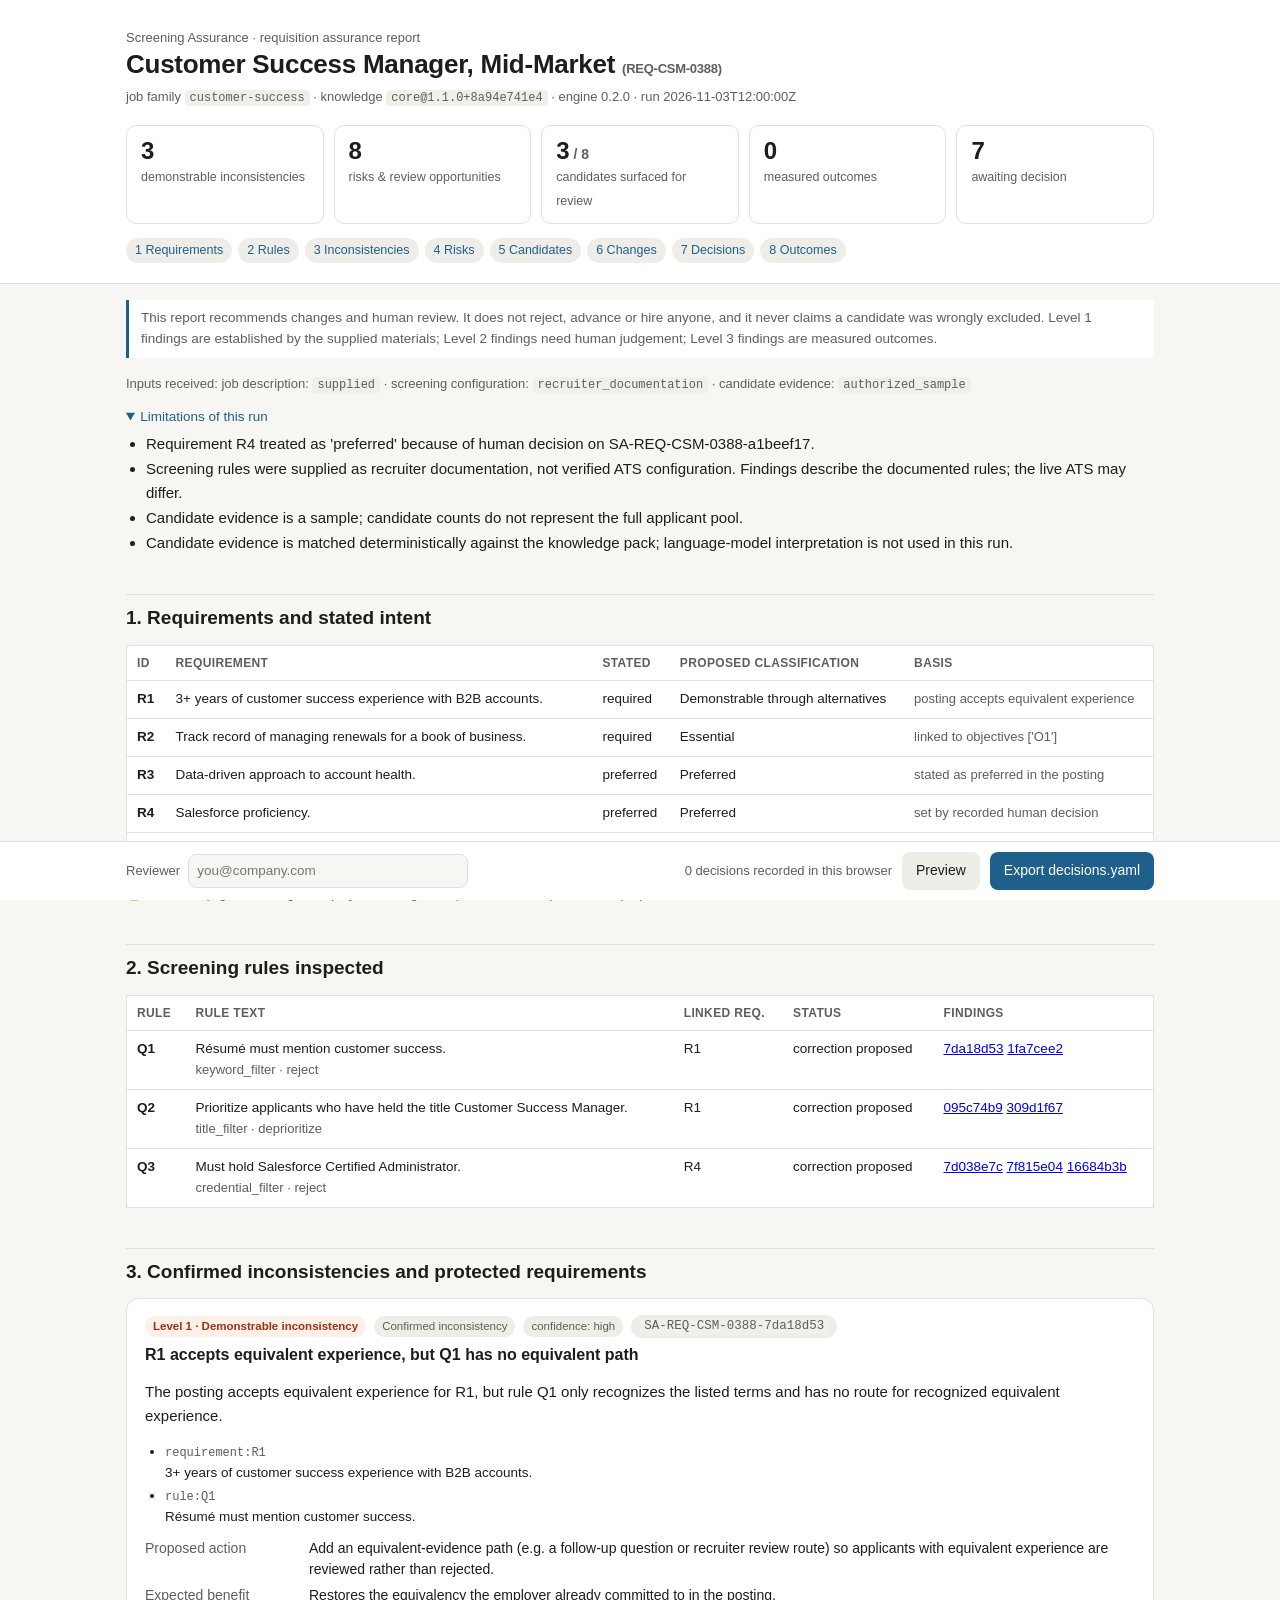
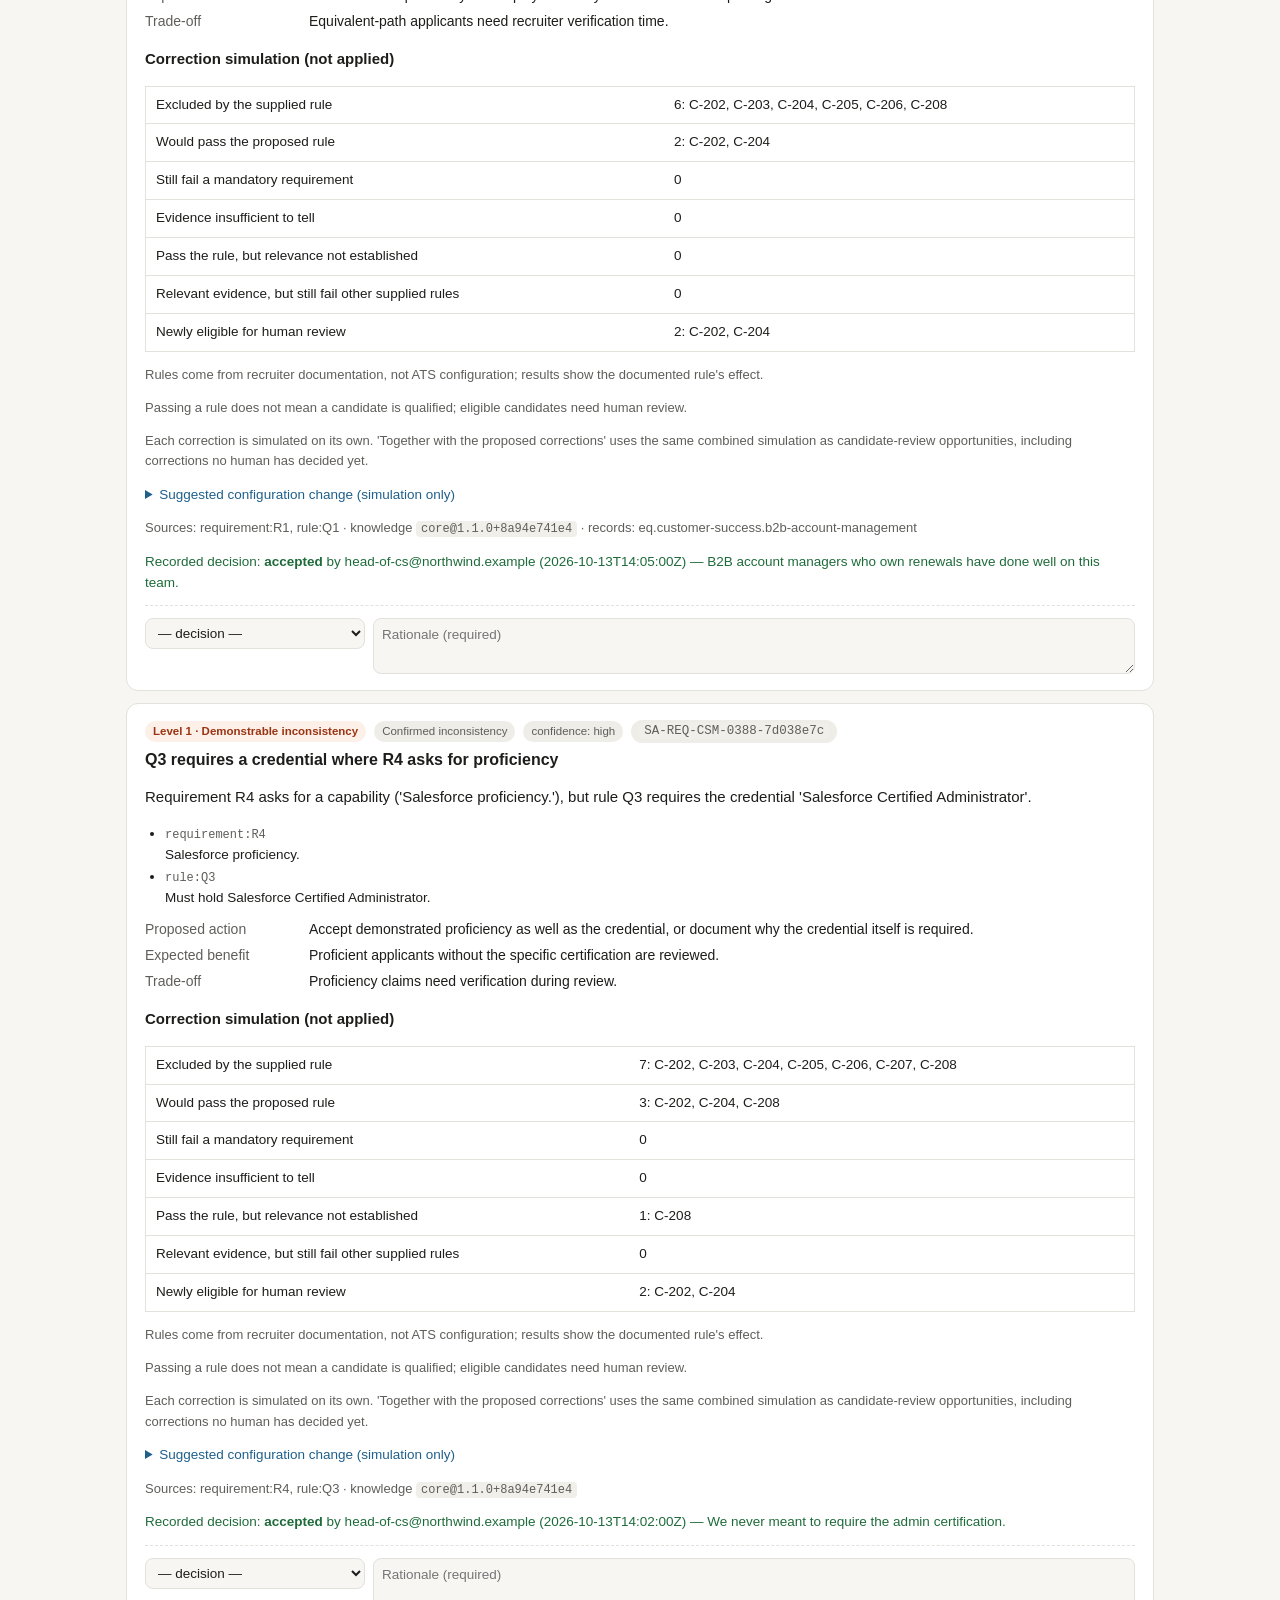
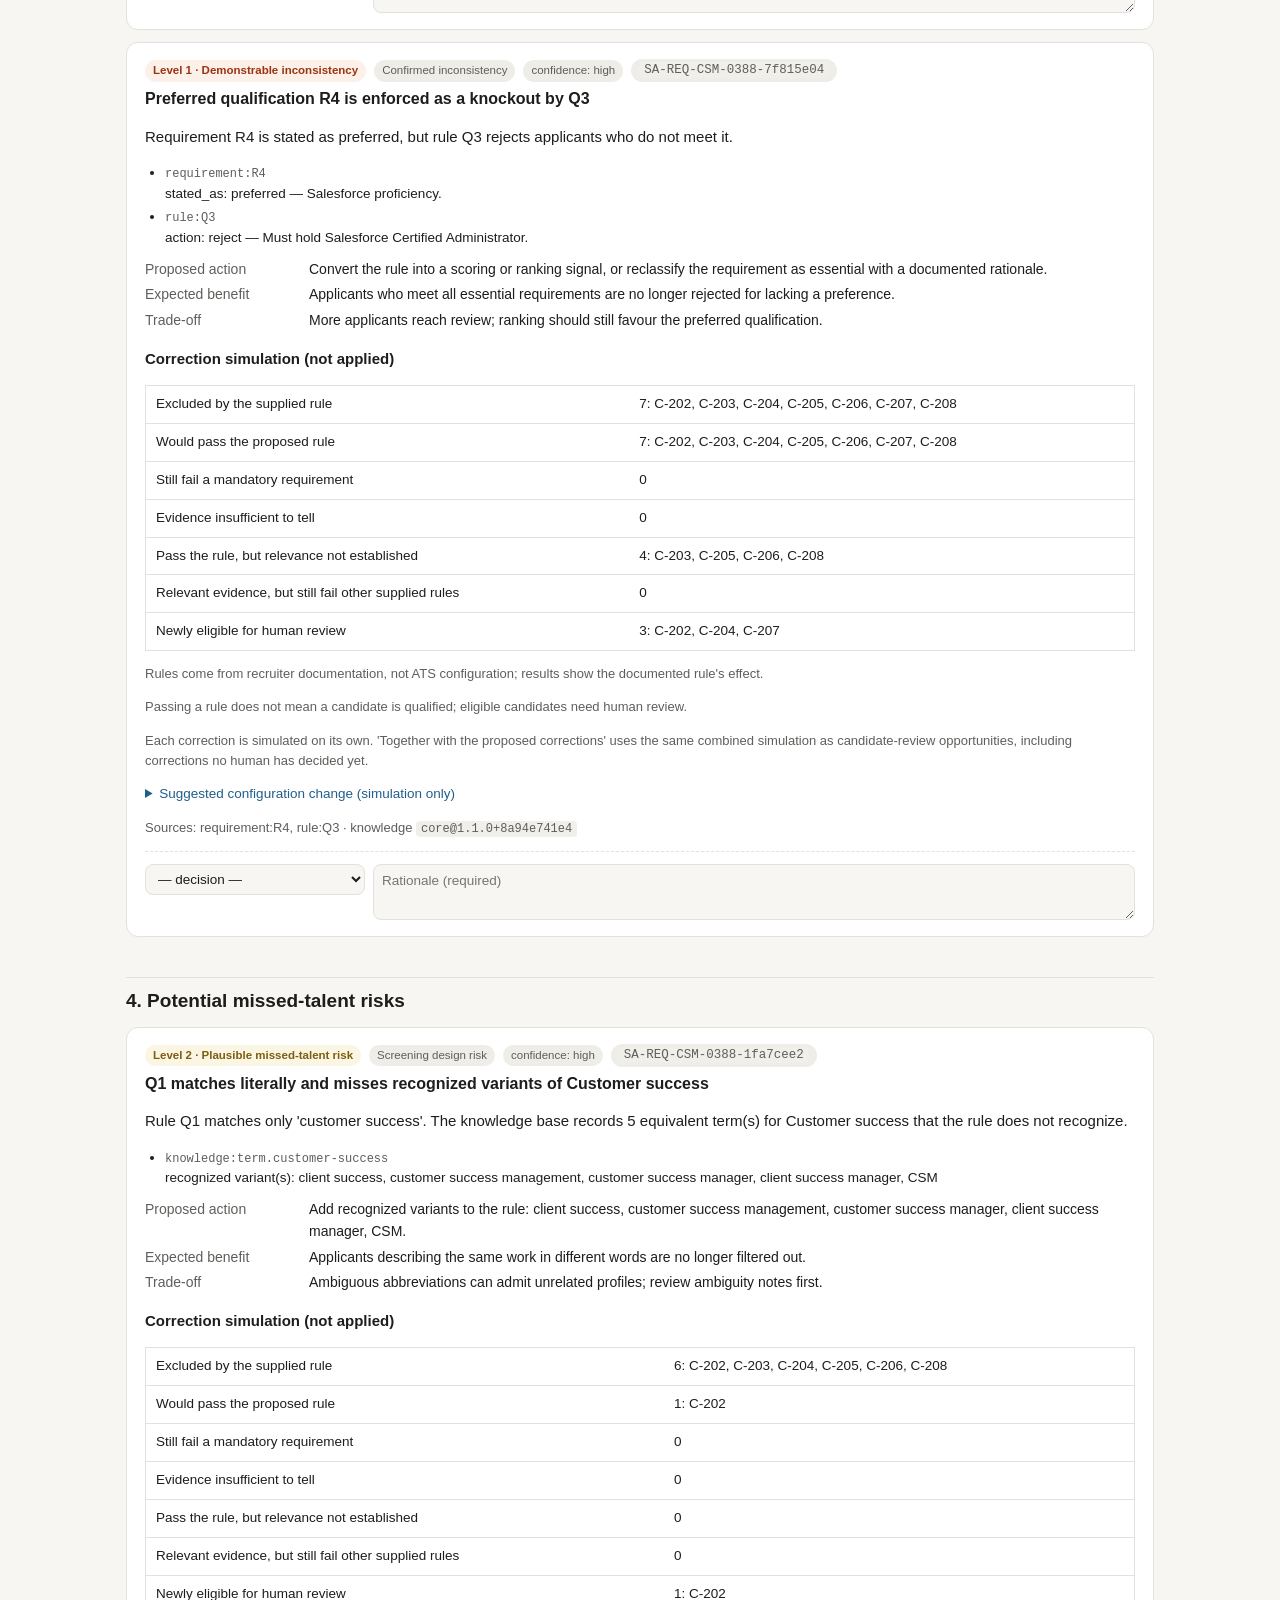
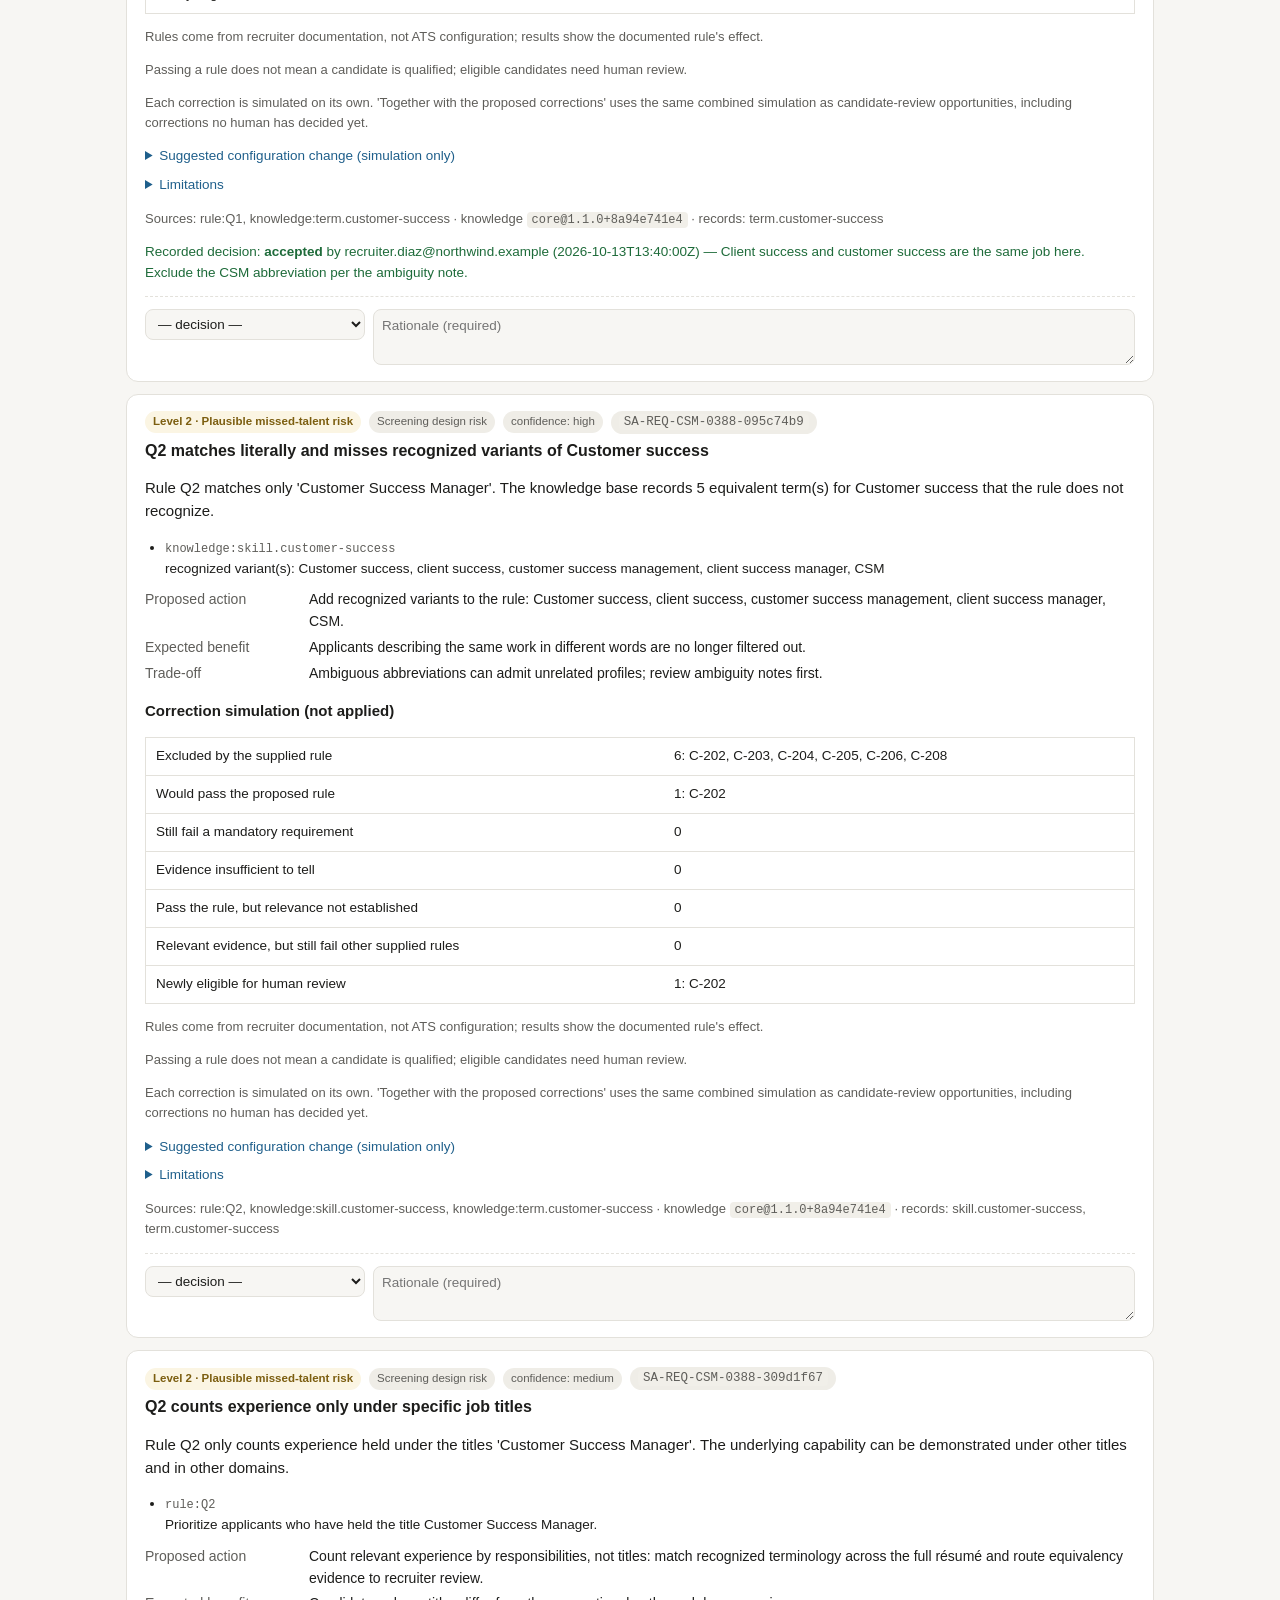
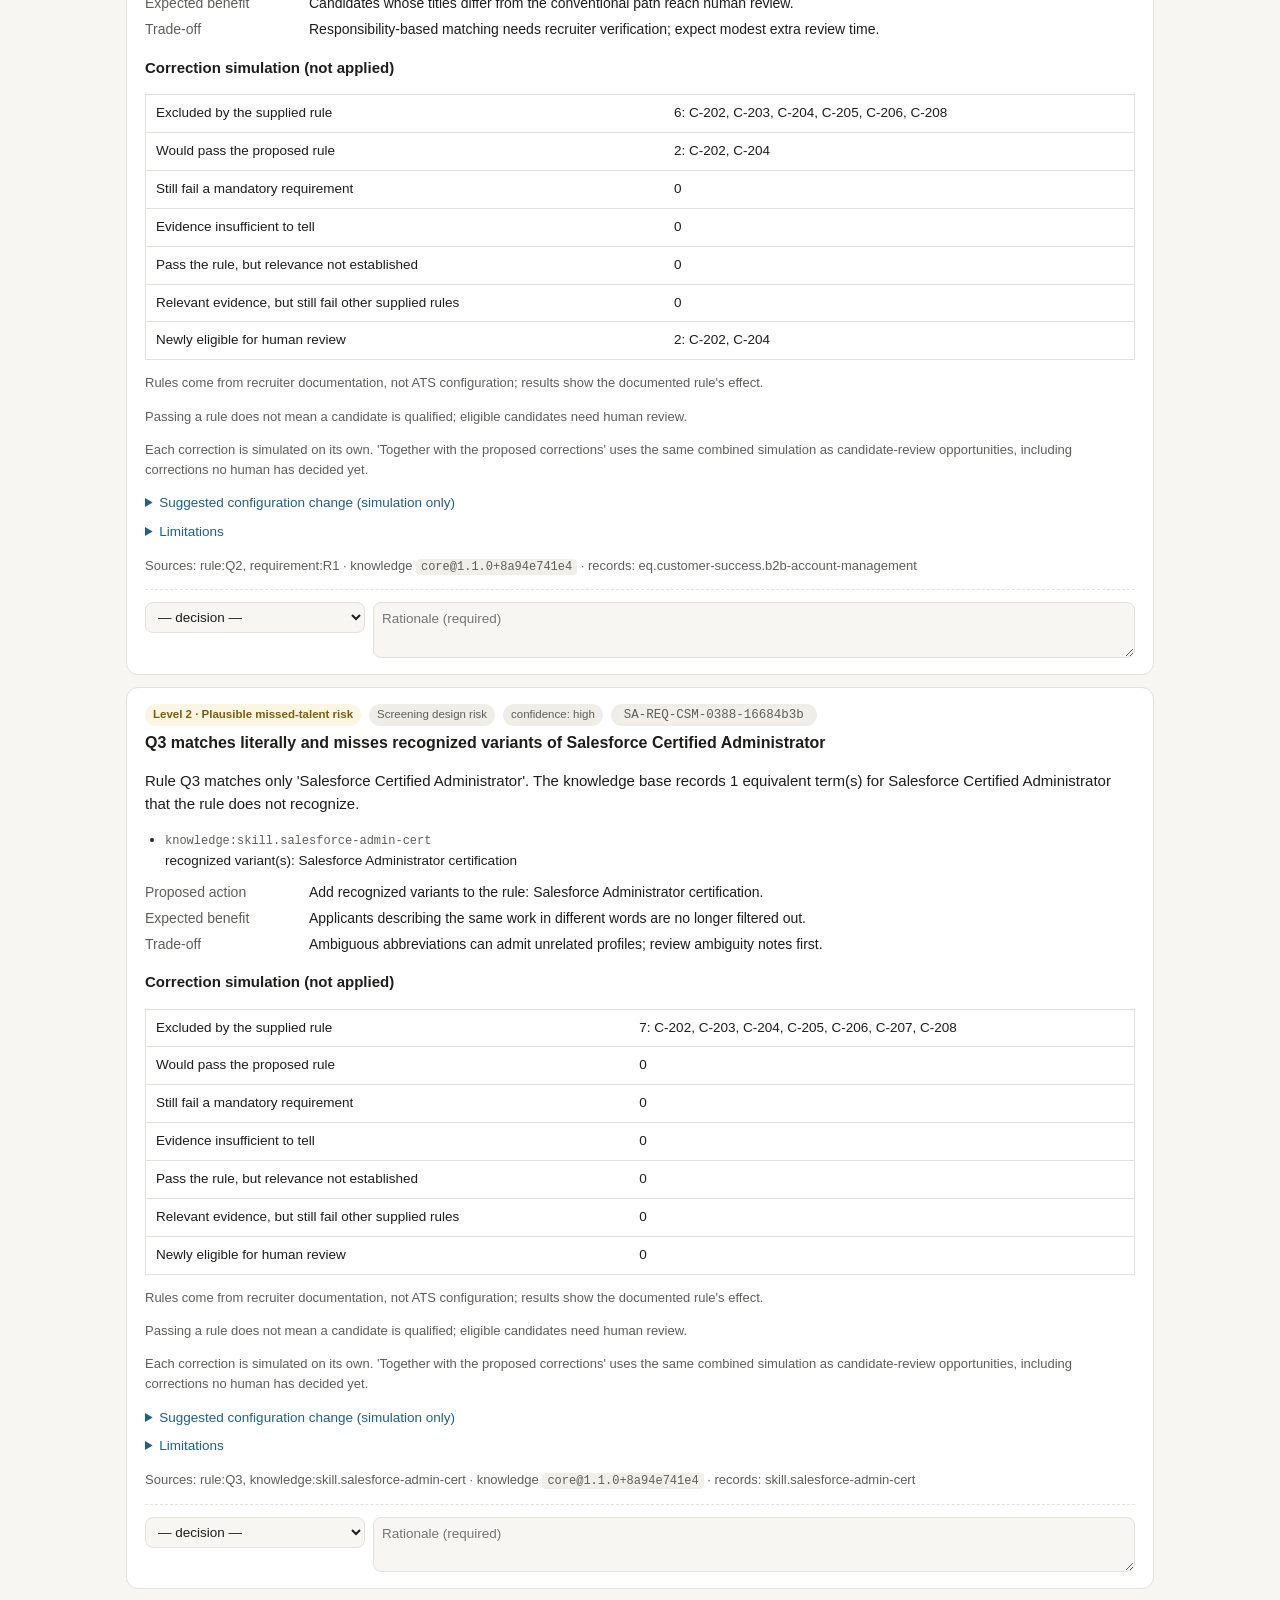
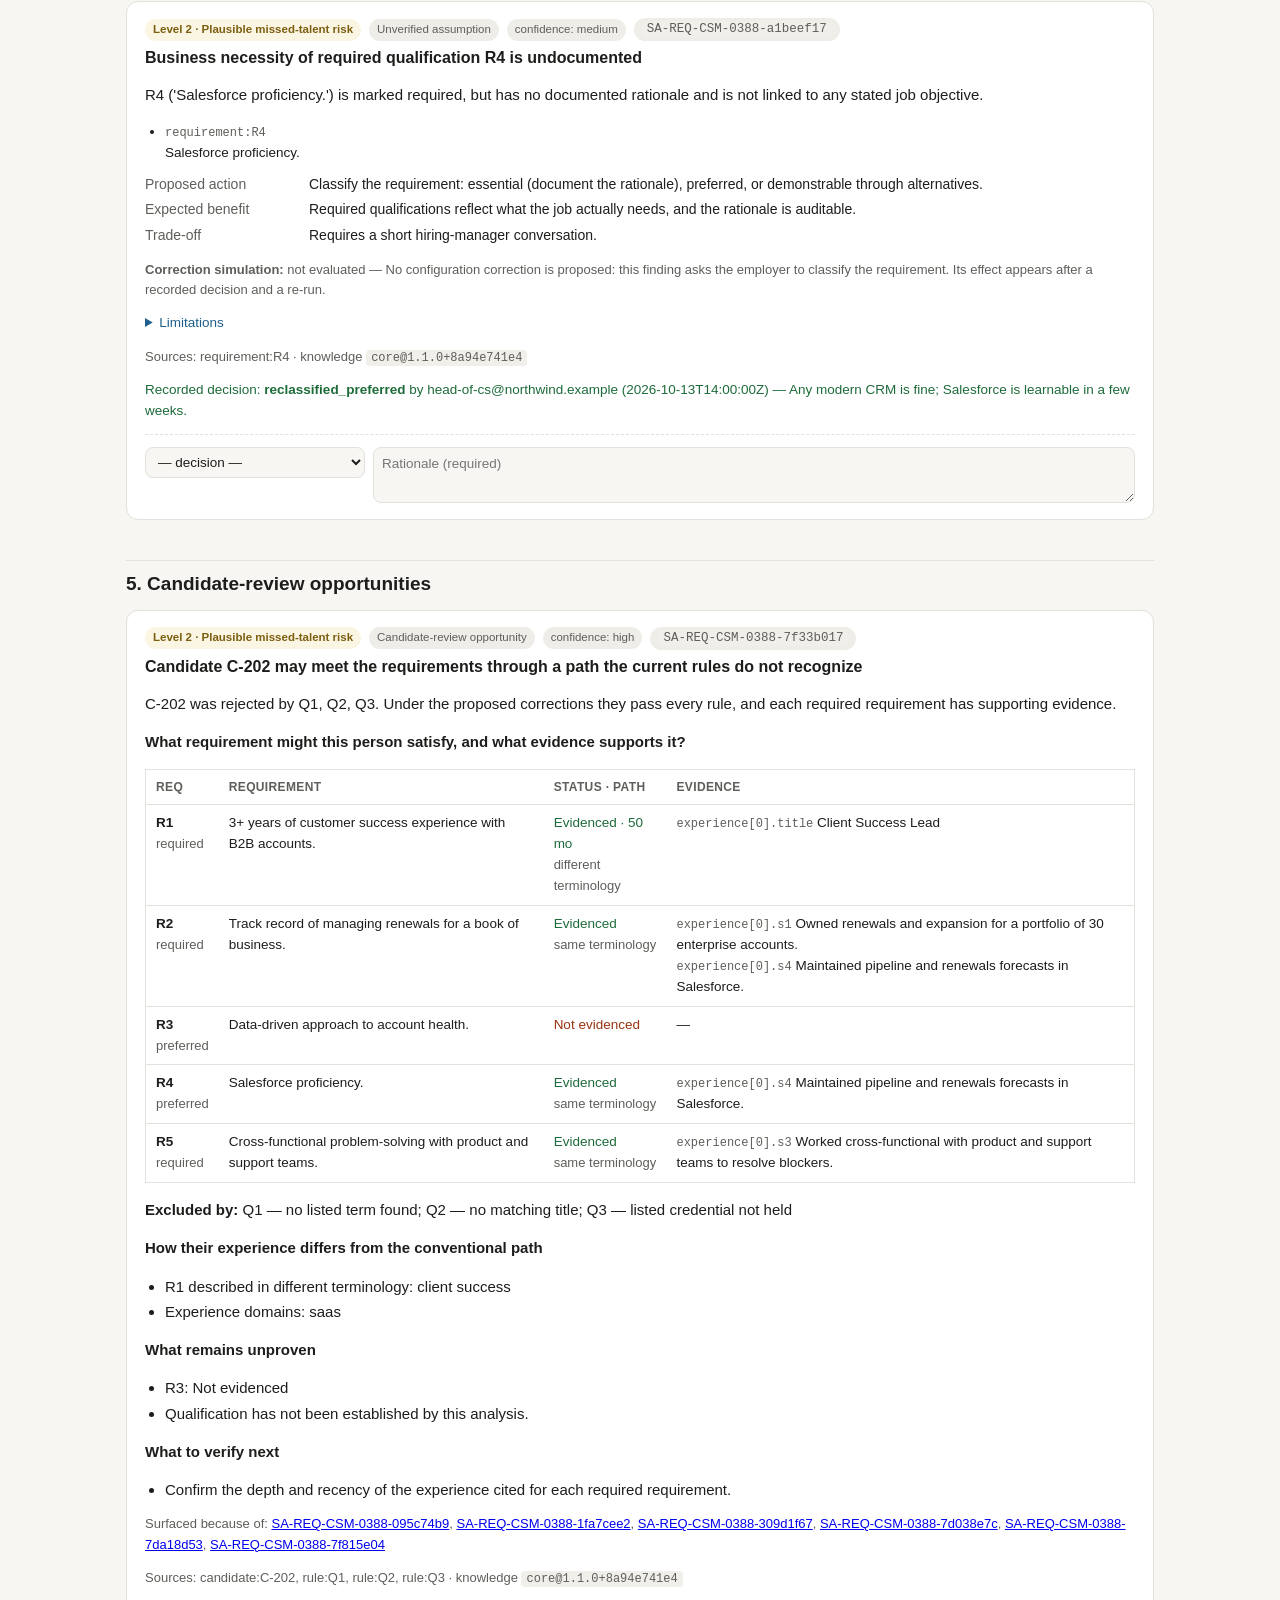
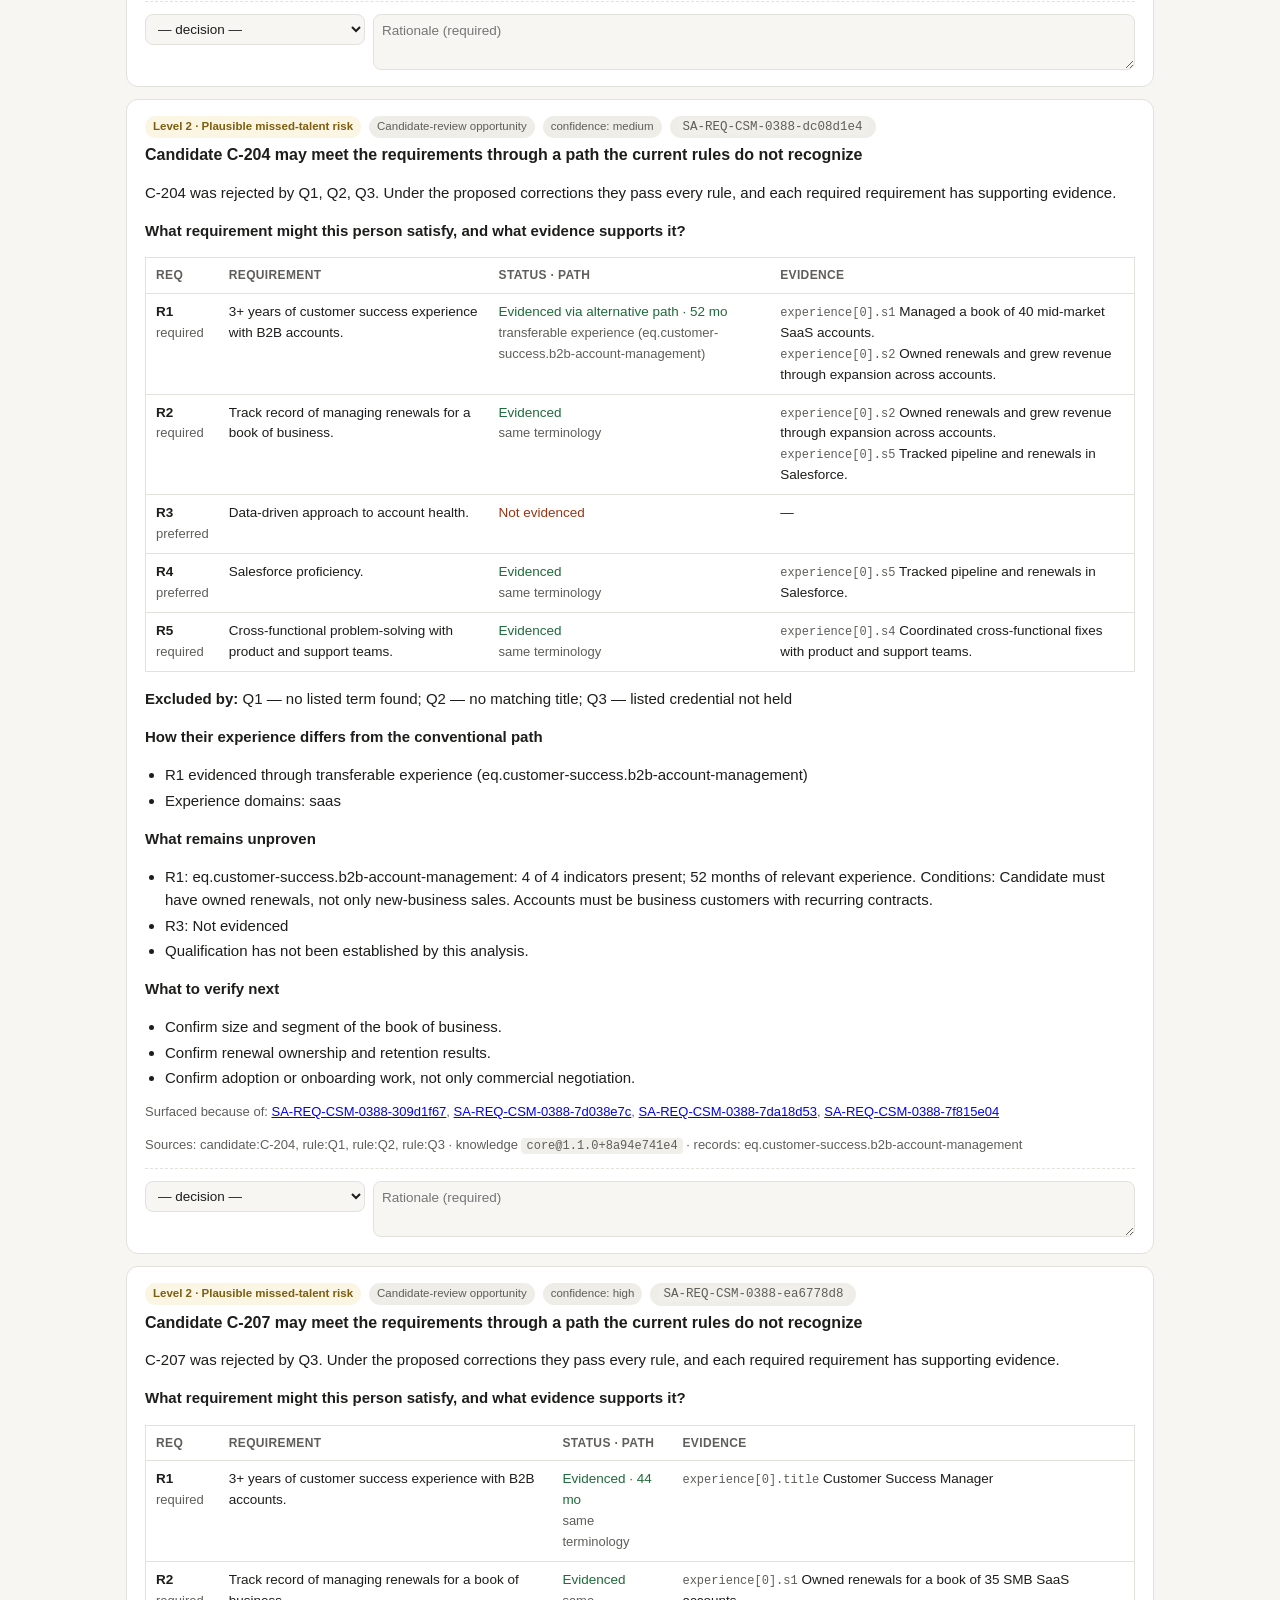
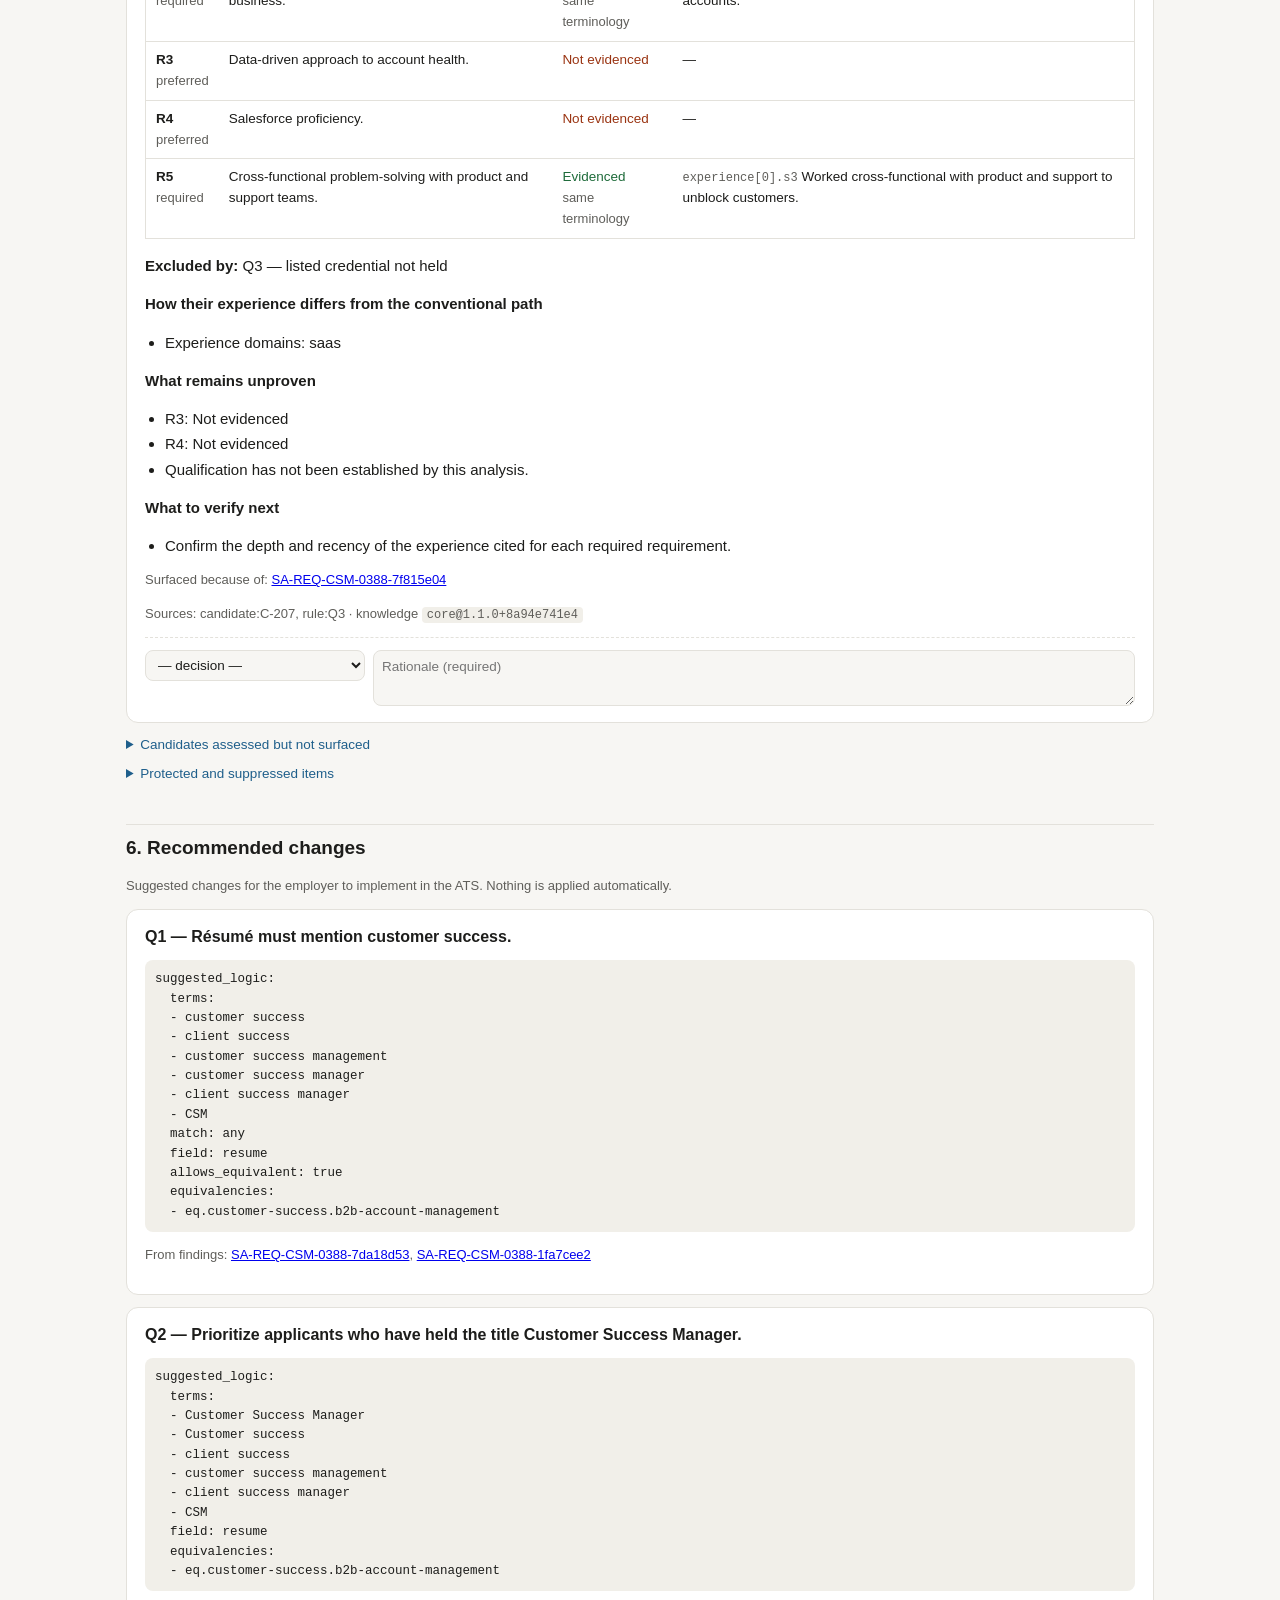
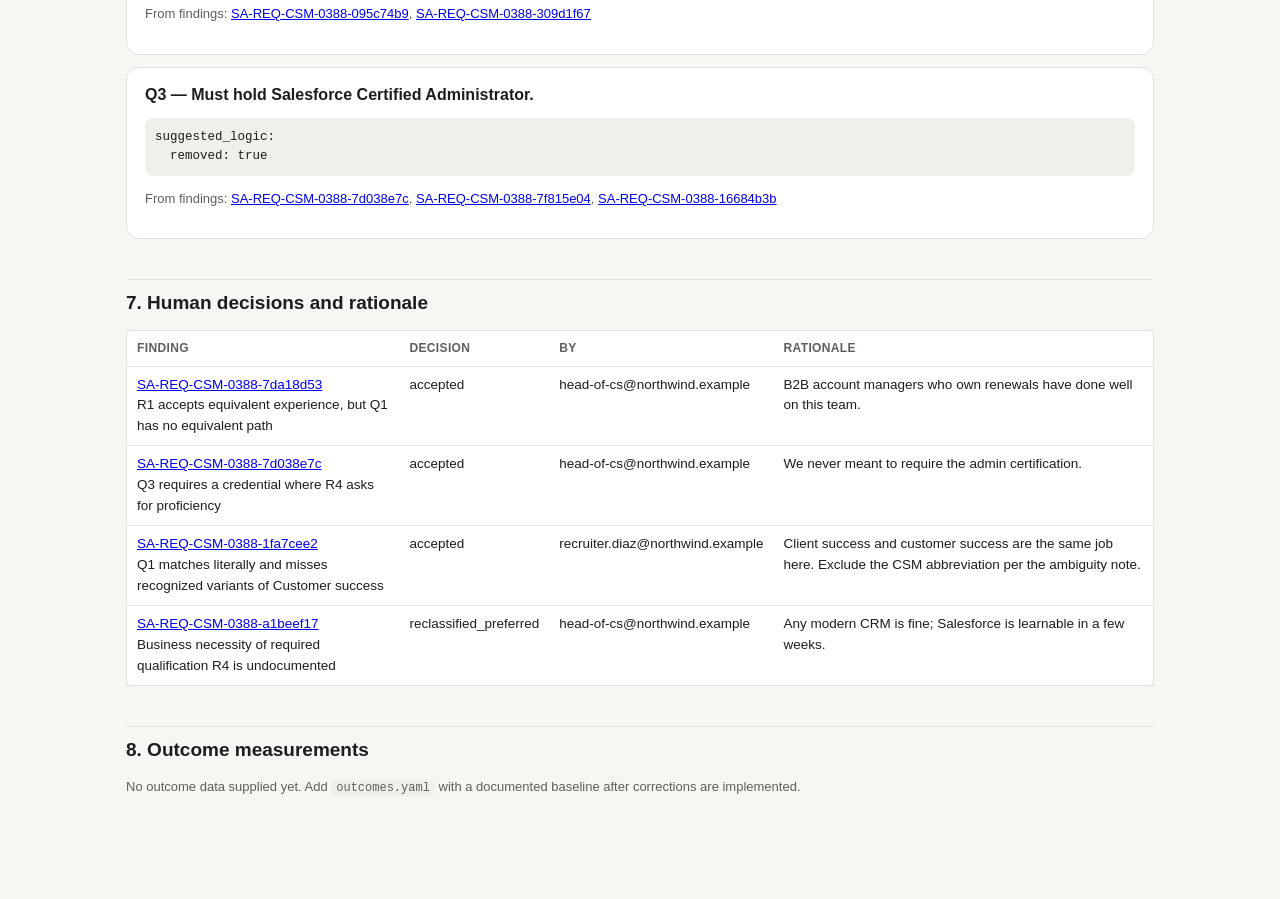
<file: samples/REQ-CSM-0388/report.html>
<!doctype html>
<html lang="en"><head><meta charset="utf-8"><meta name="viewport" content="width=device-width,initial-scale=1">
<title>Assurance · REQ-CSM-0388</title><style>
:root{--bg:#f7f6f3;--surface:#ffffff;--ink:#1d1d1b;--muted:#5f5e5a;--line:#e3e1db;--accent:#1f5f8b;
--l1:#9a3412;--l1bg:#fdf0e8;--l2:#7c5e10;--l2bg:#fbf5e3;--l3:#1e6b3a;--l3bg:#e9f5ee;--ok:#1e6b3a;--warn:#9a3412;
--chip:#efede7;--code:#f1efe9}
@media (prefers-color-scheme:dark){:root:not([data-theme=light]){--bg:#151514;--surface:#1e1e1c;--ink:#ecebe6;--muted:#a3a19a;
--line:#34332f;--accent:#7cb4dd;--l1:#f0a27a;--l1bg:#3a2419;--l2:#e2c473;--l2bg:#352d17;--l3:#8fd1a6;--l3bg:#1b3125;
--ok:#8fd1a6;--warn:#f0a27a;--chip:#2a2926;--code:#262522}}
*{box-sizing:border-box}
body{margin:0;background:var(--bg);color:var(--ink);font:15px/1.55 -apple-system,BlinkMacSystemFont,"Segoe UI",Inter,Roboto,Helvetica,Arial,sans-serif}
header.top{background:var(--surface);border-bottom:1px solid var(--line);padding:28px 16px 20px}
.wrap{max-width:1060px;margin:0 auto;padding:0 16px}
h1{font-size:26px;line-height:1.25;margin:0 0 6px;letter-spacing:-.01em}
h2{font-size:19px;margin:40px 0 12px;padding-top:8px;border-top:1px solid var(--line)}
h3{font-size:16px;margin:0 0 6px;line-height:1.35}
.meta{color:var(--muted);font-size:13px}
.meta code{font-size:12px}
code{background:var(--code);padding:1px 5px;border-radius:4px;font:12.5px/1.4 ui-monospace,SFMono-Regular,Menlo,monospace}
.note{border-left:3px solid var(--accent);padding:8px 12px;background:var(--surface);color:var(--muted);font-size:13.5px;margin:16px 0}
.stats{display:grid;grid-template-columns:repeat(auto-fit,minmax(150px,1fr));gap:10px;margin:18px 0 6px}
.stat{background:var(--surface);border:1px solid var(--line);border-radius:10px;padding:12px 14px}
.stat b{display:block;font-size:24px;line-height:1.1}
.stat span{color:var(--muted);font-size:12.5px}
nav.toc{display:flex;flex-wrap:wrap;gap:6px;margin:14px 0 0}
nav.toc a{font-size:12.5px;color:var(--accent);text-decoration:none;background:var(--chip);padding:3px 9px;border-radius:999px}
.tbl{width:100%;overflow-x:auto}
table{border-collapse:collapse;width:100%;font-size:13.5px;background:var(--surface);border:1px solid var(--line);border-radius:8px}
th,td{text-align:left;vertical-align:top;padding:8px 10px;border-bottom:1px solid var(--line)}
th{font-weight:600;color:var(--muted);font-size:12px;text-transform:uppercase;letter-spacing:.03em}
tr:last-child td{border-bottom:0}
.card{background:var(--surface);border:1px solid var(--line);border-radius:12px;padding:16px 18px;margin:12px 0}
.card .head{display:flex;gap:8px;align-items:center;flex-wrap:wrap;margin-bottom:6px}
.badge{font-size:11.5px;font-weight:600;padding:2px 8px;border-radius:999px;white-space:nowrap}
.b1{color:var(--l1);background:var(--l1bg)}.b2{color:var(--l2);background:var(--l2bg)}.b3{color:var(--l3);background:var(--l3bg)}
.chip{font-size:11.5px;color:var(--muted);background:var(--chip);padding:2px 8px;border-radius:999px}
.kv{display:grid;grid-template-columns:150px 1fr;gap:4px 14px;font-size:14px;margin:10px 0}
.kv dt{color:var(--muted)}.kv dd{margin:0}
ul{margin:4px 0 8px;padding-left:20px}
li{margin:2px 0}
.ev{font-size:13.5px}
.ev .src{color:var(--muted);font:12px ui-monospace,SFMono-Regular,Menlo,monospace}
details{margin-top:8px}
summary{cursor:pointer;color:var(--accent);font-size:13.5px}
.decision{margin-top:12px;padding-top:12px;border-top:1px dashed var(--line);display:grid;grid-template-columns:220px 1fr;gap:8px;align-items:start}
.decision select,.decision textarea,.who input{font:inherit;font-size:13.5px;color:var(--ink);background:var(--bg);border:1px solid var(--line);border-radius:8px;padding:6px 8px;width:100%}
.decision textarea{min-height:38px;resize:vertical}
.decided{font-size:13.5px;color:var(--ok)}
.st-evidenced,.st-alternative_path{color:var(--ok)}.st-not_evidenced,.st-protected_missing,.st-insufficient{color:var(--warn)}
.st-pending_clarification{color:var(--muted)}
.bar{position:sticky;bottom:0;background:var(--surface);border-top:1px solid var(--line);padding:10px 0;margin-top:40px}
.bar .wrap{display:flex;gap:10px;align-items:center;flex-wrap:wrap}
.who{display:flex;gap:8px;align-items:center;flex:1;min-width:240px}
.who input{max-width:280px}
button{font:inherit;font-size:14px;border:0;border-radius:8px;padding:8px 14px;background:var(--accent);color:#fff;cursor:pointer}
button.ghost{background:var(--chip);color:var(--ink)}
#count{color:var(--muted);font-size:13px}
pre{background:var(--code);padding:10px;border-radius:8px;overflow:auto;font-size:12.5px}
@media (max-width:640px){.bar{position:static}.kv{grid-template-columns:1fr}.decision{grid-template-columns:1fr}h1{font-size:22px}}
</style></head>
<body data-req="REQ-CSM-0388">
<header class="top"><div class="wrap">
<div class="meta">Screening Assurance · requisition assurance report</div>
<h1>Customer Success Manager, Mid-Market <span class="meta">(REQ-CSM-0388)</span></h1>
<div class="meta">job family <code>customer-success</code> · knowledge <code>core@1.1.0+8a94e741e4</code> · engine 0.2.0 · run 2026-11-03T12:00:00Z</div>
<div class="stats">
<div class="stat"><b>3</b><span>demonstrable inconsistencies</span></div>
<div class="stat"><b>8</b><span>risks &amp; review opportunities</span></div>
<div class="stat"><b>3<span style="font-size:14px"> / 8</span></b><span>candidates surfaced for review</span></div>
<div class="stat"><b>0</b><span>measured outcomes</span></div>
<div class="stat"><b>7</b><span>awaiting decision</span></div>
</div>
<nav class="toc"><a href="#s1">1 Requirements</a><a href="#s2">2 Rules</a><a href="#s3">3 Inconsistencies</a><a href="#s4">4 Risks</a><a href="#s5">5 Candidates</a><a href="#s6">6 Changes</a><a href="#s7">7 Decisions</a><a href="#s8">8 Outcomes</a></nav>
</div></header>
<main class="wrap">
<div class="note">This report recommends changes and human review. It does not reject, advance or hire anyone, and it never claims a candidate was wrongly excluded. Level 1 findings are established by the supplied materials; Level 2 findings need human judgement; Level 3 findings are measured outcomes.</div>
<p class="meta">Inputs received: job description: <code>supplied</code> · screening configuration: <code>recruiter_documentation</code> · candidate evidence: <code>authorized_sample</code></p>
<details open><summary>Limitations of this run</summary><ul><li>Requirement R4 treated as &#x27;preferred&#x27; because of human decision on SA-REQ-CSM-0388-a1beef17.</li><li>Screening rules were supplied as recruiter documentation, not verified ATS configuration. Findings describe the documented rules; the live ATS may differ.</li><li>Candidate evidence is a sample; candidate counts do not represent the full applicant pool.</li><li>Candidate evidence is matched deterministically against the knowledge pack; language-model interpretation is not used in this run.</li></ul></details>
<h2 id="s1">1. Requirements and stated intent</h2>
<div class="tbl"><table><thead><tr><th>ID</th><th>Requirement</th><th>Stated</th><th>Proposed classification</th><th>Basis</th></tr></thead><tbody><tr><td><b>R1</b></td><td>3+ years of customer success experience with B2B accounts.</td><td>required</td><td>Demonstrable through alternatives</td><td class="meta">posting accepts equivalent experience</td></tr><tr><td><b>R2</b></td><td>Track record of managing renewals for a book of business.</td><td>required</td><td>Essential</td><td class="meta">linked to objectives [&#x27;O1&#x27;]</td></tr><tr><td><b>R3</b></td><td>Data-driven approach to account health.</td><td>preferred</td><td>Preferred</td><td class="meta">stated as preferred in the posting</td></tr><tr><td><b>R4</b></td><td>Salesforce proficiency.</td><td>preferred</td><td>Preferred</td><td class="meta">set by recorded human decision</td></tr><tr><td><b>R5</b></td><td>Cross-functional problem-solving with product and support teams.</td><td>required</td><td>Demonstrable through alternatives</td><td class="meta">posting accepts equivalent experience</td></tr></tbody></table></div>
<p class="meta">🔒 Protected (legal, licensing or employer non-negotiable): no alternative path is ever proposed.</p>
<h2 id="s2">2. Screening rules inspected</h2>
<div class="tbl"><table><thead><tr><th>Rule</th><th>Rule text</th><th>Linked req.</th><th>Status</th><th>Findings</th></tr></thead><tbody><tr><td><b>Q1</b></td><td>Résumé must mention customer success.<br><span class="meta">keyword_filter · reject</span></td><td>R1</td><td>correction proposed</td><td><a href=#SA-REQ-CSM-0388-7da18d53>7da18d53</a> <a href=#SA-REQ-CSM-0388-1fa7cee2>1fa7cee2</a> </td></tr><tr><td><b>Q2</b></td><td>Prioritize applicants who have held the title Customer Success Manager.<br><span class="meta">title_filter · deprioritize</span></td><td>R1</td><td>correction proposed</td><td><a href=#SA-REQ-CSM-0388-095c74b9>095c74b9</a> <a href=#SA-REQ-CSM-0388-309d1f67>309d1f67</a> </td></tr><tr><td><b>Q3</b></td><td>Must hold Salesforce Certified Administrator.<br><span class="meta">credential_filter · reject</span></td><td>R4</td><td>correction proposed</td><td><a href=#SA-REQ-CSM-0388-7d038e7c>7d038e7c</a> <a href=#SA-REQ-CSM-0388-7f815e04>7f815e04</a> <a href=#SA-REQ-CSM-0388-16684b3b>16684b3b</a> </td></tr></tbody></table></div>
<h2 id="s3">3. Confirmed inconsistencies and protected requirements</h2><article class="card" id="SA-REQ-CSM-0388-7da18d53"><div class="head"><span class="badge b1">Level 1 · Demonstrable inconsistency</span><span class="chip">Confirmed inconsistency</span><span class="chip">confidence: high</span><span class="chip"><code>SA-REQ-CSM-0388-7da18d53</code></span></div><h3>R1 accepts equivalent experience, but Q1 has no equivalent path</h3><p>The posting accepts equivalent experience for R1, but rule Q1 only recognizes the listed terms and has no route for recognized equivalent experience.</p><ul><li class="ev"><span class="src">requirement:R1</span><br>3+ years of customer success experience with B2B accounts.</li><li class="ev"><span class="src">rule:Q1</span><br>Résumé must mention customer success.</li></ul><dl class="kv"><dt>Proposed action</dt><dd>Add an equivalent-evidence path (e.g. a follow-up question or recruiter review route) so applicants with equivalent experience are reviewed rather than rejected.</dd><dt>Expected benefit</dt><dd>Restores the equivalency the employer already committed to in the posting.</dd><dt>Trade-off</dt><dd>Equivalent-path applicants need recruiter verification time.</dd></dl><p><b>Correction simulation (not applied)</b></p><div class="tbl"><table><tbody><tr><td>Excluded by the supplied rule</td><td>6: C-202, C-203, C-204, C-205, C-206, C-208</td></tr><tr><td>Would pass the proposed rule</td><td>2: C-202, C-204</td></tr><tr><td>Still fail a mandatory requirement</td><td>0</td></tr><tr><td>Evidence insufficient to tell</td><td>0</td></tr><tr><td>Pass the rule, but relevance not established</td><td>0</td></tr><tr><td>Relevant evidence, but still fail other supplied rules</td><td>0</td></tr><tr><td>Newly eligible for human review</td><td>2: C-202, C-204</td></tr></tbody></table></div><p class="meta">Rules come from recruiter documentation, not ATS configuration; results show the documented rule&#x27;s effect.</p><p class="meta">Passing a rule does not mean a candidate is qualified; eligible candidates need human review.</p><p class="meta">Each correction is simulated on its own. &#x27;Together with the proposed corrections&#x27; uses the same combined simulation as candidate-review opportunities, including corrections no human has decided yet.</p><details><summary>Suggested configuration change (simulation only)</summary><pre>allows_equivalent: true
equivalencies:
- eq.customer-success.b2b-account-management
</pre></details><p class="meta">Sources: requirement:R1, rule:Q1 · knowledge <code>core@1.1.0+8a94e741e4</code> · records: eq.customer-success.b2b-account-management</p><div class="decided">Recorded decision: <b>accepted</b> by head-of-cs@northwind.example (2026-10-13T14:05:00Z) — B2B account managers who own renewals have done well on this team.</div><div class="decision" data-fid="SA-REQ-CSM-0388-7da18d53"><select aria-label="Decision"><option value="">— decision —</option><option value="accepted">Accept</option><option value="rejected">Reject</option><option value="deferred">Defer</option><option value="requested_evidence">Request evidence</option><option value="confirmed_necessary">Confirm requirement is necessary</option><option value="reclassified_preferred">Reclassify as preferred</option><option value="approved_candidate_review">Approve candidate review</option></select><textarea placeholder="Rationale (required)" aria-label="Rationale"></textarea></div></article><article class="card" id="SA-REQ-CSM-0388-7d038e7c"><div class="head"><span class="badge b1">Level 1 · Demonstrable inconsistency</span><span class="chip">Confirmed inconsistency</span><span class="chip">confidence: high</span><span class="chip"><code>SA-REQ-CSM-0388-7d038e7c</code></span></div><h3>Q3 requires a credential where R4 asks for proficiency</h3><p>Requirement R4 asks for a capability (&#x27;Salesforce proficiency.&#x27;), but rule Q3 requires the credential &#x27;Salesforce Certified Administrator&#x27;.</p><ul><li class="ev"><span class="src">requirement:R4</span><br>Salesforce proficiency.</li><li class="ev"><span class="src">rule:Q3</span><br>Must hold Salesforce Certified Administrator.</li></ul><dl class="kv"><dt>Proposed action</dt><dd>Accept demonstrated proficiency as well as the credential, or document why the credential itself is required.</dd><dt>Expected benefit</dt><dd>Proficient applicants without the specific certification are reviewed.</dd><dt>Trade-off</dt><dd>Proficiency claims need verification during review.</dd></dl><p><b>Correction simulation (not applied)</b></p><div class="tbl"><table><tbody><tr><td>Excluded by the supplied rule</td><td>7: C-202, C-203, C-204, C-205, C-206, C-207, C-208</td></tr><tr><td>Would pass the proposed rule</td><td>3: C-202, C-204, C-208</td></tr><tr><td>Still fail a mandatory requirement</td><td>0</td></tr><tr><td>Evidence insufficient to tell</td><td>0</td></tr><tr><td>Pass the rule, but relevance not established</td><td>1: C-208</td></tr><tr><td>Relevant evidence, but still fail other supplied rules</td><td>0</td></tr><tr><td>Newly eligible for human review</td><td>2: C-202, C-204</td></tr></tbody></table></div><p class="meta">Rules come from recruiter documentation, not ATS configuration; results show the documented rule&#x27;s effect.</p><p class="meta">Passing a rule does not mean a candidate is qualified; eligible candidates need human review.</p><p class="meta">Each correction is simulated on its own. &#x27;Together with the proposed corrections&#x27; uses the same combined simulation as candidate-review opportunities, including corrections no human has decided yet.</p><details><summary>Suggested configuration change (simulation only)</summary><pre>evidence_concepts:
- skill.salesforce
</pre></details><p class="meta">Sources: requirement:R4, rule:Q3 · knowledge <code>core@1.1.0+8a94e741e4</code></p><div class="decided">Recorded decision: <b>accepted</b> by head-of-cs@northwind.example (2026-10-13T14:02:00Z) — We never meant to require the admin certification.</div><div class="decision" data-fid="SA-REQ-CSM-0388-7d038e7c"><select aria-label="Decision"><option value="">— decision —</option><option value="accepted">Accept</option><option value="rejected">Reject</option><option value="deferred">Defer</option><option value="requested_evidence">Request evidence</option><option value="confirmed_necessary">Confirm requirement is necessary</option><option value="reclassified_preferred">Reclassify as preferred</option><option value="approved_candidate_review">Approve candidate review</option></select><textarea placeholder="Rationale (required)" aria-label="Rationale"></textarea></div></article><article class="card" id="SA-REQ-CSM-0388-7f815e04"><div class="head"><span class="badge b1">Level 1 · Demonstrable inconsistency</span><span class="chip">Confirmed inconsistency</span><span class="chip">confidence: high</span><span class="chip"><code>SA-REQ-CSM-0388-7f815e04</code></span></div><h3>Preferred qualification R4 is enforced as a knockout by Q3</h3><p>Requirement R4 is stated as preferred, but rule Q3 rejects applicants who do not meet it.</p><ul><li class="ev"><span class="src">requirement:R4</span><br>stated_as: preferred — Salesforce proficiency.</li><li class="ev"><span class="src">rule:Q3</span><br>action: reject — Must hold Salesforce Certified Administrator.</li></ul><dl class="kv"><dt>Proposed action</dt><dd>Convert the rule into a scoring or ranking signal, or reclassify the requirement as essential with a documented rationale.</dd><dt>Expected benefit</dt><dd>Applicants who meet all essential requirements are no longer rejected for lacking a preference.</dd><dt>Trade-off</dt><dd>More applicants reach review; ranking should still favour the preferred qualification.</dd></dl><p><b>Correction simulation (not applied)</b></p><div class="tbl"><table><tbody><tr><td>Excluded by the supplied rule</td><td>7: C-202, C-203, C-204, C-205, C-206, C-207, C-208</td></tr><tr><td>Would pass the proposed rule</td><td>7: C-202, C-203, C-204, C-205, C-206, C-207, C-208</td></tr><tr><td>Still fail a mandatory requirement</td><td>0</td></tr><tr><td>Evidence insufficient to tell</td><td>0</td></tr><tr><td>Pass the rule, but relevance not established</td><td>4: C-203, C-205, C-206, C-208</td></tr><tr><td>Relevant evidence, but still fail other supplied rules</td><td>0</td></tr><tr><td>Newly eligible for human review</td><td>3: C-202, C-204, C-207</td></tr></tbody></table></div><p class="meta">Rules come from recruiter documentation, not ATS configuration; results show the documented rule&#x27;s effect.</p><p class="meta">Passing a rule does not mean a candidate is qualified; eligible candidates need human review.</p><p class="meta">Each correction is simulated on its own. &#x27;Together with the proposed corrections&#x27; uses the same combined simulation as candidate-review opportunities, including corrections no human has decided yet.</p><details><summary>Suggested configuration change (simulation only)</summary><pre>removed: true
</pre></details><p class="meta">Sources: requirement:R4, rule:Q3 · knowledge <code>core@1.1.0+8a94e741e4</code></p><div class="decision" data-fid="SA-REQ-CSM-0388-7f815e04"><select aria-label="Decision"><option value="">— decision —</option><option value="accepted">Accept</option><option value="rejected">Reject</option><option value="deferred">Defer</option><option value="requested_evidence">Request evidence</option><option value="confirmed_necessary">Confirm requirement is necessary</option><option value="reclassified_preferred">Reclassify as preferred</option><option value="approved_candidate_review">Approve candidate review</option></select><textarea placeholder="Rationale (required)" aria-label="Rationale"></textarea></div></article>
<h2 id="s4">4. Potential missed-talent risks</h2><article class="card" id="SA-REQ-CSM-0388-1fa7cee2"><div class="head"><span class="badge b2">Level 2 · Plausible missed-talent risk</span><span class="chip">Screening design risk</span><span class="chip">confidence: high</span><span class="chip"><code>SA-REQ-CSM-0388-1fa7cee2</code></span></div><h3>Q1 matches literally and misses recognized variants of Customer success</h3><p>Rule Q1 matches only &#x27;customer success&#x27;. The knowledge base records 5 equivalent term(s) for Customer success that the rule does not recognize.</p><ul><li class="ev"><span class="src">knowledge:term.customer-success</span><br>recognized variant(s): client success, customer success management, customer success manager, client success manager, CSM</li></ul><dl class="kv"><dt>Proposed action</dt><dd>Add recognized variants to the rule: client success, customer success management, customer success manager, client success manager, CSM.</dd><dt>Expected benefit</dt><dd>Applicants describing the same work in different words are no longer filtered out.</dd><dt>Trade-off</dt><dd>Ambiguous abbreviations can admit unrelated profiles; review ambiguity notes first.</dd></dl><p><b>Correction simulation (not applied)</b></p><div class="tbl"><table><tbody><tr><td>Excluded by the supplied rule</td><td>6: C-202, C-203, C-204, C-205, C-206, C-208</td></tr><tr><td>Would pass the proposed rule</td><td>1: C-202</td></tr><tr><td>Still fail a mandatory requirement</td><td>0</td></tr><tr><td>Evidence insufficient to tell</td><td>0</td></tr><tr><td>Pass the rule, but relevance not established</td><td>0</td></tr><tr><td>Relevant evidence, but still fail other supplied rules</td><td>0</td></tr><tr><td>Newly eligible for human review</td><td>1: C-202</td></tr></tbody></table></div><p class="meta">Rules come from recruiter documentation, not ATS configuration; results show the documented rule&#x27;s effect.</p><p class="meta">Passing a rule does not mean a candidate is qualified; eligible candidates need human review.</p><p class="meta">Each correction is simulated on its own. &#x27;Together with the proposed corrections&#x27; uses the same combined simulation as candidate-review opportunities, including corrections no human has decided yet.</p><details><summary>Suggested configuration change (simulation only)</summary><pre>add_terms:
- client success
- customer success management
- customer success manager
- client success manager
- CSM
</pre></details><details><summary>Limitations</summary><ul><li>Synonyms improve recognition; they do not establish competence.</li><li>&#x27;CSM&#x27;: Also &#x27;Certified ScrumMaster&#x27;. Only treated as customer success inside customer-success contexts.</li><li>The presence of a related term does not prove ownership of renewals or account outcomes.</li></ul></details><p class="meta">Sources: rule:Q1, knowledge:term.customer-success · knowledge <code>core@1.1.0+8a94e741e4</code> · records: term.customer-success</p><div class="decided">Recorded decision: <b>accepted</b> by recruiter.diaz@northwind.example (2026-10-13T13:40:00Z) — Client success and customer success are the same job here. Exclude the CSM abbreviation per the ambiguity note.</div><div class="decision" data-fid="SA-REQ-CSM-0388-1fa7cee2"><select aria-label="Decision"><option value="">— decision —</option><option value="accepted">Accept</option><option value="rejected">Reject</option><option value="deferred">Defer</option><option value="requested_evidence">Request evidence</option><option value="confirmed_necessary">Confirm requirement is necessary</option><option value="reclassified_preferred">Reclassify as preferred</option><option value="approved_candidate_review">Approve candidate review</option></select><textarea placeholder="Rationale (required)" aria-label="Rationale"></textarea></div></article><article class="card" id="SA-REQ-CSM-0388-095c74b9"><div class="head"><span class="badge b2">Level 2 · Plausible missed-talent risk</span><span class="chip">Screening design risk</span><span class="chip">confidence: high</span><span class="chip"><code>SA-REQ-CSM-0388-095c74b9</code></span></div><h3>Q2 matches literally and misses recognized variants of Customer success</h3><p>Rule Q2 matches only &#x27;Customer Success Manager&#x27;. The knowledge base records 5 equivalent term(s) for Customer success that the rule does not recognize.</p><ul><li class="ev"><span class="src">knowledge:skill.customer-success</span><br>recognized variant(s): Customer success, client success, customer success management, client success manager, CSM</li></ul><dl class="kv"><dt>Proposed action</dt><dd>Add recognized variants to the rule: Customer success, client success, customer success management, client success manager, CSM.</dd><dt>Expected benefit</dt><dd>Applicants describing the same work in different words are no longer filtered out.</dd><dt>Trade-off</dt><dd>Ambiguous abbreviations can admit unrelated profiles; review ambiguity notes first.</dd></dl><p><b>Correction simulation (not applied)</b></p><div class="tbl"><table><tbody><tr><td>Excluded by the supplied rule</td><td>6: C-202, C-203, C-204, C-205, C-206, C-208</td></tr><tr><td>Would pass the proposed rule</td><td>1: C-202</td></tr><tr><td>Still fail a mandatory requirement</td><td>0</td></tr><tr><td>Evidence insufficient to tell</td><td>0</td></tr><tr><td>Pass the rule, but relevance not established</td><td>0</td></tr><tr><td>Relevant evidence, but still fail other supplied rules</td><td>0</td></tr><tr><td>Newly eligible for human review</td><td>1: C-202</td></tr></tbody></table></div><p class="meta">Rules come from recruiter documentation, not ATS configuration; results show the documented rule&#x27;s effect.</p><p class="meta">Passing a rule does not mean a candidate is qualified; eligible candidates need human review.</p><p class="meta">Each correction is simulated on its own. &#x27;Together with the proposed corrections&#x27; uses the same combined simulation as candidate-review opportunities, including corrections no human has decided yet.</p><details><summary>Suggested configuration change (simulation only)</summary><pre>add_terms:
- Customer success
- client success
- customer success management
- client success manager
- CSM
</pre></details><details><summary>Limitations</summary><ul><li>Synonyms improve recognition; they do not establish competence.</li><li>&#x27;CSM&#x27;: Also &#x27;Certified ScrumMaster&#x27;. Only treated as customer success inside customer-success contexts.</li><li>The presence of a related term does not prove ownership of renewals or account outcomes.</li></ul></details><p class="meta">Sources: rule:Q2, knowledge:skill.customer-success, knowledge:term.customer-success · knowledge <code>core@1.1.0+8a94e741e4</code> · records: skill.customer-success, term.customer-success</p><div class="decision" data-fid="SA-REQ-CSM-0388-095c74b9"><select aria-label="Decision"><option value="">— decision —</option><option value="accepted">Accept</option><option value="rejected">Reject</option><option value="deferred">Defer</option><option value="requested_evidence">Request evidence</option><option value="confirmed_necessary">Confirm requirement is necessary</option><option value="reclassified_preferred">Reclassify as preferred</option><option value="approved_candidate_review">Approve candidate review</option></select><textarea placeholder="Rationale (required)" aria-label="Rationale"></textarea></div></article><article class="card" id="SA-REQ-CSM-0388-309d1f67"><div class="head"><span class="badge b2">Level 2 · Plausible missed-talent risk</span><span class="chip">Screening design risk</span><span class="chip">confidence: medium</span><span class="chip"><code>SA-REQ-CSM-0388-309d1f67</code></span></div><h3>Q2 counts experience only under specific job titles</h3><p>Rule Q2 only counts experience held under the titles &#x27;Customer Success Manager&#x27;. The underlying capability can be demonstrated under other titles and in other domains.</p><ul><li class="ev"><span class="src">rule:Q2</span><br>Prioritize applicants who have held the title Customer Success Manager.</li></ul><dl class="kv"><dt>Proposed action</dt><dd>Count relevant experience by responsibilities, not titles: match recognized terminology across the full résumé and route equivalency evidence to recruiter review.</dd><dt>Expected benefit</dt><dd>Candidates whose titles differ from the conventional path reach human review.</dd><dt>Trade-off</dt><dd>Responsibility-based matching needs recruiter verification; expect modest extra review time.</dd></dl><p><b>Correction simulation (not applied)</b></p><div class="tbl"><table><tbody><tr><td>Excluded by the supplied rule</td><td>6: C-202, C-203, C-204, C-205, C-206, C-208</td></tr><tr><td>Would pass the proposed rule</td><td>2: C-202, C-204</td></tr><tr><td>Still fail a mandatory requirement</td><td>0</td></tr><tr><td>Evidence insufficient to tell</td><td>0</td></tr><tr><td>Pass the rule, but relevance not established</td><td>0</td></tr><tr><td>Relevant evidence, but still fail other supplied rules</td><td>0</td></tr><tr><td>Newly eligible for human review</td><td>2: C-202, C-204</td></tr></tbody></table></div><p class="meta">Rules come from recruiter documentation, not ATS configuration; results show the documented rule&#x27;s effect.</p><p class="meta">Passing a rule does not mean a candidate is qualified; eligible candidates need human review.</p><p class="meta">Each correction is simulated on its own. &#x27;Together with the proposed corrections&#x27; uses the same combined simulation as candidate-review opportunities, including corrections no human has decided yet.</p><details><summary>Suggested configuration change (simulation only)</summary><pre>field: resume
add_terms:
- Customer success
- client success
- customer success management
- customer success manager
- client success manager
- CSM
equivalencies:
- eq.customer-success.b2b-account-management
</pre></details><details><summary>Limitations</summary><ul><li>Whether alternative experience is equivalent must be judged by a recruiter or hiring manager.</li><li>Title-based counting may reflect a deliberate employer choice; confirm intent.</li></ul></details><p class="meta">Sources: rule:Q2, requirement:R1 · knowledge <code>core@1.1.0+8a94e741e4</code> · records: eq.customer-success.b2b-account-management</p><div class="decision" data-fid="SA-REQ-CSM-0388-309d1f67"><select aria-label="Decision"><option value="">— decision —</option><option value="accepted">Accept</option><option value="rejected">Reject</option><option value="deferred">Defer</option><option value="requested_evidence">Request evidence</option><option value="confirmed_necessary">Confirm requirement is necessary</option><option value="reclassified_preferred">Reclassify as preferred</option><option value="approved_candidate_review">Approve candidate review</option></select><textarea placeholder="Rationale (required)" aria-label="Rationale"></textarea></div></article><article class="card" id="SA-REQ-CSM-0388-16684b3b"><div class="head"><span class="badge b2">Level 2 · Plausible missed-talent risk</span><span class="chip">Screening design risk</span><span class="chip">confidence: high</span><span class="chip"><code>SA-REQ-CSM-0388-16684b3b</code></span></div><h3>Q3 matches literally and misses recognized variants of Salesforce Certified Administrator</h3><p>Rule Q3 matches only &#x27;Salesforce Certified Administrator&#x27;. The knowledge base records 1 equivalent term(s) for Salesforce Certified Administrator that the rule does not recognize.</p><ul><li class="ev"><span class="src">knowledge:skill.salesforce-admin-cert</span><br>recognized variant(s): Salesforce Administrator certification</li></ul><dl class="kv"><dt>Proposed action</dt><dd>Add recognized variants to the rule: Salesforce Administrator certification.</dd><dt>Expected benefit</dt><dd>Applicants describing the same work in different words are no longer filtered out.</dd><dt>Trade-off</dt><dd>Ambiguous abbreviations can admit unrelated profiles; review ambiguity notes first.</dd></dl><p><b>Correction simulation (not applied)</b></p><div class="tbl"><table><tbody><tr><td>Excluded by the supplied rule</td><td>7: C-202, C-203, C-204, C-205, C-206, C-207, C-208</td></tr><tr><td>Would pass the proposed rule</td><td>0</td></tr><tr><td>Still fail a mandatory requirement</td><td>0</td></tr><tr><td>Evidence insufficient to tell</td><td>0</td></tr><tr><td>Pass the rule, but relevance not established</td><td>0</td></tr><tr><td>Relevant evidence, but still fail other supplied rules</td><td>0</td></tr><tr><td>Newly eligible for human review</td><td>0</td></tr></tbody></table></div><p class="meta">Rules come from recruiter documentation, not ATS configuration; results show the documented rule&#x27;s effect.</p><p class="meta">Passing a rule does not mean a candidate is qualified; eligible candidates need human review.</p><p class="meta">Each correction is simulated on its own. &#x27;Together with the proposed corrections&#x27; uses the same combined simulation as candidate-review opportunities, including corrections no human has decided yet.</p><details><summary>Suggested configuration change (simulation only)</summary><pre>add_terms:
- Salesforce Administrator certification
</pre></details><details><summary>Limitations</summary><ul><li>Synonyms improve recognition; they do not establish competence.</li></ul></details><p class="meta">Sources: rule:Q3, knowledge:skill.salesforce-admin-cert · knowledge <code>core@1.1.0+8a94e741e4</code> · records: skill.salesforce-admin-cert</p><div class="decision" data-fid="SA-REQ-CSM-0388-16684b3b"><select aria-label="Decision"><option value="">— decision —</option><option value="accepted">Accept</option><option value="rejected">Reject</option><option value="deferred">Defer</option><option value="requested_evidence">Request evidence</option><option value="confirmed_necessary">Confirm requirement is necessary</option><option value="reclassified_preferred">Reclassify as preferred</option><option value="approved_candidate_review">Approve candidate review</option></select><textarea placeholder="Rationale (required)" aria-label="Rationale"></textarea></div></article><article class="card" id="SA-REQ-CSM-0388-a1beef17"><div class="head"><span class="badge b2">Level 2 · Plausible missed-talent risk</span><span class="chip">Unverified assumption</span><span class="chip">confidence: medium</span><span class="chip"><code>SA-REQ-CSM-0388-a1beef17</code></span></div><h3>Business necessity of required qualification R4 is undocumented</h3><p>R4 (&#x27;Salesforce proficiency.&#x27;) is marked required, but has no documented rationale and is not linked to any stated job objective.</p><ul><li class="ev"><span class="src">requirement:R4</span><br>Salesforce proficiency.</li></ul><dl class="kv"><dt>Proposed action</dt><dd>Classify the requirement: essential (document the rationale), preferred, or demonstrable through alternatives.</dd><dt>Expected benefit</dt><dd>Required qualifications reflect what the job actually needs, and the rationale is auditable.</dd><dt>Trade-off</dt><dd>Requires a short hiring-manager conversation.</dd></dl><p class="meta"><b>Correction simulation:</b> not evaluated — No configuration correction is proposed: this finding asks the employer to classify the requirement. Its effect appears after a recorded decision and a re-run.</p><details><summary>Limitations</summary><ul><li>The requirement may be genuinely necessary; this finding asks for clarification, not removal.</li></ul></details><p class="meta">Sources: requirement:R4 · knowledge <code>core@1.1.0+8a94e741e4</code></p><div class="decided">Recorded decision: <b>reclassified_preferred</b> by head-of-cs@northwind.example (2026-10-13T14:00:00Z) — Any modern CRM is fine; Salesforce is learnable in a few weeks.</div><div class="decision" data-fid="SA-REQ-CSM-0388-a1beef17"><select aria-label="Decision"><option value="">— decision —</option><option value="accepted">Accept</option><option value="rejected">Reject</option><option value="deferred">Defer</option><option value="requested_evidence">Request evidence</option><option value="confirmed_necessary">Confirm requirement is necessary</option><option value="reclassified_preferred">Reclassify as preferred</option><option value="approved_candidate_review">Approve candidate review</option></select><textarea placeholder="Rationale (required)" aria-label="Rationale"></textarea></div></article>
<h2 id="s5">5. Candidate-review opportunities</h2><article class="card" id="SA-REQ-CSM-0388-7f33b017"><div class="head"><span class="badge b2">Level 2 · Plausible missed-talent risk</span><span class="chip">Candidate-review opportunity</span><span class="chip">confidence: high</span><span class="chip"><code>SA-REQ-CSM-0388-7f33b017</code></span></div><h3>Candidate C-202 may meet the requirements through a path the current rules do not recognize</h3><p>C-202 was rejected by Q1, Q2, Q3. Under the proposed corrections they pass every rule, and each required requirement has supporting evidence.</p><p><b>What requirement might this person satisfy, and what evidence supports it?</b></p><div class="tbl"><table><thead><tr><th>Req</th><th>Requirement</th><th>Status · path</th><th>Evidence</th></tr></thead><tbody><tr><td><b>R1</b><br><span class="meta">required</span></td><td>3+ years of customer success experience with B2B accounts.</td><td class="st-evidenced">Evidenced · 50 mo<br><span class="meta">different terminology</span></td><td><div class="ev"><span class="src">experience[0].title</span> Client Success Lead</div></td></tr><tr><td><b>R2</b><br><span class="meta">required</span></td><td>Track record of managing renewals for a book of business.</td><td class="st-evidenced">Evidenced<br><span class="meta">same terminology</span></td><td><div class="ev"><span class="src">experience[0].s1</span> Owned renewals and expansion for a portfolio of 30 enterprise accounts.</div><div class="ev"><span class="src">experience[0].s4</span> Maintained pipeline and renewals forecasts in Salesforce.</div></td></tr><tr><td><b>R3</b><br><span class="meta">preferred</span></td><td>Data-driven approach to account health.</td><td class="st-not_evidenced">Not evidenced<br><span class="meta"></span></td><td>—</td></tr><tr><td><b>R4</b><br><span class="meta">preferred</span></td><td>Salesforce proficiency.</td><td class="st-evidenced">Evidenced<br><span class="meta">same terminology</span></td><td><div class="ev"><span class="src">experience[0].s4</span> Maintained pipeline and renewals forecasts in Salesforce.</div></td></tr><tr><td><b>R5</b><br><span class="meta">required</span></td><td>Cross-functional problem-solving with product and support teams.</td><td class="st-evidenced">Evidenced<br><span class="meta">same terminology</span></td><td><div class="ev"><span class="src">experience[0].s3</span> Worked cross-functional with product and support teams to resolve blockers.</div></td></tr></tbody></table></div><p><b>Excluded by:</b> Q1 — no listed term found; Q2 — no matching title; Q3 — listed credential not held</p><p><b>How their experience differs from the conventional path</b></p><ul><li>R1 described in different terminology: client success</li><li>Experience domains: saas</li></ul><p><b>What remains unproven</b></p><ul><li>R3: Not evidenced</li><li>Qualification has not been established by this analysis.</li></ul><p><b>What to verify next</b></p><ul><li>Confirm the depth and recency of the experience cited for each required requirement.</li></ul><p class="meta">Surfaced because of: <a href="#SA-REQ-CSM-0388-095c74b9">SA-REQ-CSM-0388-095c74b9</a>, <a href="#SA-REQ-CSM-0388-1fa7cee2">SA-REQ-CSM-0388-1fa7cee2</a>, <a href="#SA-REQ-CSM-0388-309d1f67">SA-REQ-CSM-0388-309d1f67</a>, <a href="#SA-REQ-CSM-0388-7d038e7c">SA-REQ-CSM-0388-7d038e7c</a>, <a href="#SA-REQ-CSM-0388-7da18d53">SA-REQ-CSM-0388-7da18d53</a>, <a href="#SA-REQ-CSM-0388-7f815e04">SA-REQ-CSM-0388-7f815e04</a></p><p class="meta">Sources: candidate:C-202, rule:Q1, rule:Q2, rule:Q3 · knowledge <code>core@1.1.0+8a94e741e4</code></p><div class="decision" data-fid="SA-REQ-CSM-0388-7f33b017"><select aria-label="Decision"><option value="">— decision —</option><option value="accepted">Accept</option><option value="rejected">Reject</option><option value="deferred">Defer</option><option value="requested_evidence">Request evidence</option><option value="confirmed_necessary">Confirm requirement is necessary</option><option value="reclassified_preferred">Reclassify as preferred</option><option value="approved_candidate_review">Approve candidate review</option></select><textarea placeholder="Rationale (required)" aria-label="Rationale"></textarea></div></article><article class="card" id="SA-REQ-CSM-0388-dc08d1e4"><div class="head"><span class="badge b2">Level 2 · Plausible missed-talent risk</span><span class="chip">Candidate-review opportunity</span><span class="chip">confidence: medium</span><span class="chip"><code>SA-REQ-CSM-0388-dc08d1e4</code></span></div><h3>Candidate C-204 may meet the requirements through a path the current rules do not recognize</h3><p>C-204 was rejected by Q1, Q2, Q3. Under the proposed corrections they pass every rule, and each required requirement has supporting evidence.</p><p><b>What requirement might this person satisfy, and what evidence supports it?</b></p><div class="tbl"><table><thead><tr><th>Req</th><th>Requirement</th><th>Status · path</th><th>Evidence</th></tr></thead><tbody><tr><td><b>R1</b><br><span class="meta">required</span></td><td>3+ years of customer success experience with B2B accounts.</td><td class="st-alternative_path">Evidenced via alternative path · 52 mo<br><span class="meta">transferable experience (eq.customer-success.b2b-account-management)</span></td><td><div class="ev"><span class="src">experience[0].s1</span> Managed a book of 40 mid-market SaaS accounts.</div><div class="ev"><span class="src">experience[0].s2</span> Owned renewals and grew revenue through expansion across accounts.</div></td></tr><tr><td><b>R2</b><br><span class="meta">required</span></td><td>Track record of managing renewals for a book of business.</td><td class="st-evidenced">Evidenced<br><span class="meta">same terminology</span></td><td><div class="ev"><span class="src">experience[0].s2</span> Owned renewals and grew revenue through expansion across accounts.</div><div class="ev"><span class="src">experience[0].s5</span> Tracked pipeline and renewals in Salesforce.</div></td></tr><tr><td><b>R3</b><br><span class="meta">preferred</span></td><td>Data-driven approach to account health.</td><td class="st-not_evidenced">Not evidenced<br><span class="meta"></span></td><td>—</td></tr><tr><td><b>R4</b><br><span class="meta">preferred</span></td><td>Salesforce proficiency.</td><td class="st-evidenced">Evidenced<br><span class="meta">same terminology</span></td><td><div class="ev"><span class="src">experience[0].s5</span> Tracked pipeline and renewals in Salesforce.</div></td></tr><tr><td><b>R5</b><br><span class="meta">required</span></td><td>Cross-functional problem-solving with product and support teams.</td><td class="st-evidenced">Evidenced<br><span class="meta">same terminology</span></td><td><div class="ev"><span class="src">experience[0].s4</span> Coordinated cross-functional fixes with product and support teams.</div></td></tr></tbody></table></div><p><b>Excluded by:</b> Q1 — no listed term found; Q2 — no matching title; Q3 — listed credential not held</p><p><b>How their experience differs from the conventional path</b></p><ul><li>R1 evidenced through transferable experience (eq.customer-success.b2b-account-management)</li><li>Experience domains: saas</li></ul><p><b>What remains unproven</b></p><ul><li>R1: eq.customer-success.b2b-account-management: 4 of 4 indicators present; 52 months of relevant experience. Conditions: Candidate must have owned renewals, not only new-business sales. Accounts must be business customers with recurring contracts.</li><li>R3: Not evidenced</li><li>Qualification has not been established by this analysis.</li></ul><p><b>What to verify next</b></p><ul><li>Confirm size and segment of the book of business.</li><li>Confirm renewal ownership and retention results.</li><li>Confirm adoption or onboarding work, not only commercial negotiation.</li></ul><p class="meta">Surfaced because of: <a href="#SA-REQ-CSM-0388-309d1f67">SA-REQ-CSM-0388-309d1f67</a>, <a href="#SA-REQ-CSM-0388-7d038e7c">SA-REQ-CSM-0388-7d038e7c</a>, <a href="#SA-REQ-CSM-0388-7da18d53">SA-REQ-CSM-0388-7da18d53</a>, <a href="#SA-REQ-CSM-0388-7f815e04">SA-REQ-CSM-0388-7f815e04</a></p><p class="meta">Sources: candidate:C-204, rule:Q1, rule:Q2, rule:Q3 · knowledge <code>core@1.1.0+8a94e741e4</code> · records: eq.customer-success.b2b-account-management</p><div class="decision" data-fid="SA-REQ-CSM-0388-dc08d1e4"><select aria-label="Decision"><option value="">— decision —</option><option value="accepted">Accept</option><option value="rejected">Reject</option><option value="deferred">Defer</option><option value="requested_evidence">Request evidence</option><option value="confirmed_necessary">Confirm requirement is necessary</option><option value="reclassified_preferred">Reclassify as preferred</option><option value="approved_candidate_review">Approve candidate review</option></select><textarea placeholder="Rationale (required)" aria-label="Rationale"></textarea></div></article><article class="card" id="SA-REQ-CSM-0388-ea6778d8"><div class="head"><span class="badge b2">Level 2 · Plausible missed-talent risk</span><span class="chip">Candidate-review opportunity</span><span class="chip">confidence: high</span><span class="chip"><code>SA-REQ-CSM-0388-ea6778d8</code></span></div><h3>Candidate C-207 may meet the requirements through a path the current rules do not recognize</h3><p>C-207 was rejected by Q3. Under the proposed corrections they pass every rule, and each required requirement has supporting evidence.</p><p><b>What requirement might this person satisfy, and what evidence supports it?</b></p><div class="tbl"><table><thead><tr><th>Req</th><th>Requirement</th><th>Status · path</th><th>Evidence</th></tr></thead><tbody><tr><td><b>R1</b><br><span class="meta">required</span></td><td>3+ years of customer success experience with B2B accounts.</td><td class="st-evidenced">Evidenced · 44 mo<br><span class="meta">same terminology</span></td><td><div class="ev"><span class="src">experience[0].title</span> Customer Success Manager</div></td></tr><tr><td><b>R2</b><br><span class="meta">required</span></td><td>Track record of managing renewals for a book of business.</td><td class="st-evidenced">Evidenced<br><span class="meta">same terminology</span></td><td><div class="ev"><span class="src">experience[0].s1</span> Owned renewals for a book of 35 SMB SaaS accounts.</div></td></tr><tr><td><b>R3</b><br><span class="meta">preferred</span></td><td>Data-driven approach to account health.</td><td class="st-not_evidenced">Not evidenced<br><span class="meta"></span></td><td>—</td></tr><tr><td><b>R4</b><br><span class="meta">preferred</span></td><td>Salesforce proficiency.</td><td class="st-not_evidenced">Not evidenced<br><span class="meta"></span></td><td>—</td></tr><tr><td><b>R5</b><br><span class="meta">required</span></td><td>Cross-functional problem-solving with product and support teams.</td><td class="st-evidenced">Evidenced<br><span class="meta">same terminology</span></td><td><div class="ev"><span class="src">experience[0].s3</span> Worked cross-functional with product and support to unblock customers.</div></td></tr></tbody></table></div><p><b>Excluded by:</b> Q3 — listed credential not held</p><p><b>How their experience differs from the conventional path</b></p><ul><li>Experience domains: saas</li></ul><p><b>What remains unproven</b></p><ul><li>R3: Not evidenced</li><li>R4: Not evidenced</li><li>Qualification has not been established by this analysis.</li></ul><p><b>What to verify next</b></p><ul><li>Confirm the depth and recency of the experience cited for each required requirement.</li></ul><p class="meta">Surfaced because of: <a href="#SA-REQ-CSM-0388-7f815e04">SA-REQ-CSM-0388-7f815e04</a></p><p class="meta">Sources: candidate:C-207, rule:Q3 · knowledge <code>core@1.1.0+8a94e741e4</code></p><div class="decision" data-fid="SA-REQ-CSM-0388-ea6778d8"><select aria-label="Decision"><option value="">— decision —</option><option value="accepted">Accept</option><option value="rejected">Reject</option><option value="deferred">Defer</option><option value="requested_evidence">Request evidence</option><option value="confirmed_necessary">Confirm requirement is necessary</option><option value="reclassified_preferred">Reclassify as preferred</option><option value="approved_candidate_review">Approve candidate review</option></select><textarea placeholder="Rationale (required)" aria-label="Rationale"></textarea></div></article>
<details><summary>Candidates assessed but not surfaced</summary><div class="tbl"><table><thead><tr><th>Candidate</th><th>ATS status</th><th>Excluded by</th><th>Reason</th></tr></thead><tbody><tr><td><b>C-201</b></td><td>advanced</td><td>—</td><td>Not excluded by the ATS (status: advanced).</td></tr><tr><td><b>C-203</b></td><td>rejected</td><td>Q1, Q2, Q3</td><td>Still excluded after proposed corrections by Q1, Q2.</td></tr><tr><td><b>C-205</b></td><td>rejected</td><td>Q1, Q2, Q3</td><td>Still excluded after proposed corrections by Q1, Q2.</td></tr><tr><td><b>C-206</b></td><td>rejected</td><td>Q1, Q2, Q3</td><td>Still excluded after proposed corrections by Q1, Q2.</td></tr><tr><td><b>C-208</b></td><td>rejected</td><td>Q1, Q2, Q3</td><td>Still excluded after proposed corrections by Q1, Q2.</td></tr></tbody></table></div></details>
<details><summary>Protected and suppressed items</summary><ul><li>equivalency <code>eq.customer-success.support-escalation-leadership</code>: rejected by employer policy (head-of-cs@northwind.example): Our CSM roles carry full commercial quota; support escalation alone has not predicted success here.</li></ul></details>
<h2 id="s6">6. Recommended changes</h2>
<p class="meta">Suggested changes for the employer to implement in the ATS. Nothing is applied automatically.</p><div class="card"><h3>Q1 — Résumé must mention customer success.</h3><pre>suggested_logic:
  terms:
  - customer success
  - client success
  - customer success management
  - customer success manager
  - client success manager
  - CSM
  match: any
  field: resume
  allows_equivalent: true
  equivalencies:
  - eq.customer-success.b2b-account-management
</pre><p class="meta">From findings: <a href=#SA-REQ-CSM-0388-7da18d53>SA-REQ-CSM-0388-7da18d53</a>, <a href=#SA-REQ-CSM-0388-1fa7cee2>SA-REQ-CSM-0388-1fa7cee2</a></p></div><div class="card"><h3>Q2 — Prioritize applicants who have held the title Customer Success Manager.</h3><pre>suggested_logic:
  terms:
  - Customer Success Manager
  - Customer success
  - client success
  - customer success management
  - client success manager
  - CSM
  field: resume
  equivalencies:
  - eq.customer-success.b2b-account-management
</pre><p class="meta">From findings: <a href=#SA-REQ-CSM-0388-095c74b9>SA-REQ-CSM-0388-095c74b9</a>, <a href=#SA-REQ-CSM-0388-309d1f67>SA-REQ-CSM-0388-309d1f67</a></p></div><div class="card"><h3>Q3 — Must hold Salesforce Certified Administrator.</h3><pre>suggested_logic:
  removed: true
</pre><p class="meta">From findings: <a href=#SA-REQ-CSM-0388-7d038e7c>SA-REQ-CSM-0388-7d038e7c</a>, <a href=#SA-REQ-CSM-0388-7f815e04>SA-REQ-CSM-0388-7f815e04</a>, <a href=#SA-REQ-CSM-0388-16684b3b>SA-REQ-CSM-0388-16684b3b</a></p></div>
<h2 id="s7">7. Human decisions and rationale</h2>
<div class="tbl"><table><thead><tr><th>Finding</th><th>Decision</th><th>By</th><th>Rationale</th></tr></thead><tbody><tr><td><a href="#SA-REQ-CSM-0388-7da18d53">SA-REQ-CSM-0388-7da18d53</a><br>R1 accepts equivalent experience, but Q1 has no equivalent path</td><td>accepted</td><td>head-of-cs@northwind.example</td><td>B2B account managers who own renewals have done well on this team.</td></tr><tr><td><a href="#SA-REQ-CSM-0388-7d038e7c">SA-REQ-CSM-0388-7d038e7c</a><br>Q3 requires a credential where R4 asks for proficiency</td><td>accepted</td><td>head-of-cs@northwind.example</td><td>We never meant to require the admin certification.</td></tr><tr><td><a href="#SA-REQ-CSM-0388-1fa7cee2">SA-REQ-CSM-0388-1fa7cee2</a><br>Q1 matches literally and misses recognized variants of Customer success</td><td>accepted</td><td>recruiter.diaz@northwind.example</td><td>Client success and customer success are the same job here. Exclude the CSM abbreviation per the ambiguity note.</td></tr><tr><td><a href="#SA-REQ-CSM-0388-a1beef17">SA-REQ-CSM-0388-a1beef17</a><br>Business necessity of required qualification R4 is undocumented</td><td>reclassified_preferred</td><td>head-of-cs@northwind.example</td><td>Any modern CRM is fine; Salesforce is learnable in a few weeks.</td></tr></tbody></table></div>
<h2 id="s8">8. Outcome measurements</h2><p class="meta">No outcome data supplied yet. Add <code>outcomes.yaml</code> with a documented baseline after corrections are implemented.</p>


</main>
<div class="bar"><div class="wrap"><div class="who"><label for="who" class="meta">Reviewer</label><input id="who" placeholder="you@company.com"></div>
<span id="count"></span><button class="ghost" id="show">Preview</button><button id="export">Export decisions.yaml</button></div>
<div class="wrap"><pre id="preview" hidden></pre></div></div>
<script>
const KEY='sa-decisions-'+document.body.dataset.req;
function load(){try{return JSON.parse(localStorage.getItem(KEY)||'{}')}catch(e){return {}}}
function save(s){try{localStorage.setItem(KEY,JSON.stringify(s))}catch(e){}}
const state=load();
function refresh(){let n=0;document.querySelectorAll('[data-fid]').forEach(el=>{if(el.querySelector('select').value)n++});
document.getElementById('count').textContent=n+' decision'+(n==1?'':'s')+' recorded in this browser';}
document.querySelectorAll('[data-fid]').forEach(el=>{const id=el.dataset.fid,sel=el.querySelector('select'),ta=el.querySelector('textarea');
 if(state[id]){sel.value=state[id].d||'';ta.value=state[id].r||''}
 const upd=()=>{state[id]={d:sel.value,r:ta.value};save(state);refresh()};sel.onchange=upd;ta.oninput=upd;});
const who=document.getElementById('who');try{who.value=localStorage.getItem('sa-who')||''}catch(e){}
who.oninput=()=>{try{localStorage.setItem('sa-who',who.value)}catch(e){}};
function q(s){return JSON.stringify(s)}
function build(){const by=who.value.trim()||'reviewer@example.com';const now=new Date().toISOString().slice(0,19)+'Z';
 let y='requisition_id: '+q(document.body.dataset.req)+'\ndecisions:\n';let n=0,missing=[];
 document.querySelectorAll('[data-fid]').forEach(el=>{const d=el.querySelector('select').value,r=el.querySelector('textarea').value.trim();
  if(!d)return; if(!r){missing.push(el.dataset.fid);return}
  n++;y+='  - finding_id: '+q(el.dataset.fid)+'\n    disposition: '+d+'\n    rationale: '+q(r)+'\n    decided_by: '+q(by)+'\n    decided_at: '+q(now)+'\n';});
 if(!n)y+='  []\n';return {y,missing};}
document.getElementById('export').onclick=()=>{const {y,missing}=build();
 if(missing.length&&!confirm('A rationale is required. '+missing.length+' decision(s) without rationale will be left out. Continue?'))return;
 const a=document.createElement('a');a.href=URL.createObjectURL(new Blob([y],{type:'text/yaml'}));a.download='decisions.yaml';a.click();};
document.getElementById('show').onclick=()=>{const p=document.getElementById('preview');p.hidden=!p.hidden;p.textContent=build().y;};
refresh();
</script>
</body></html>
</file>
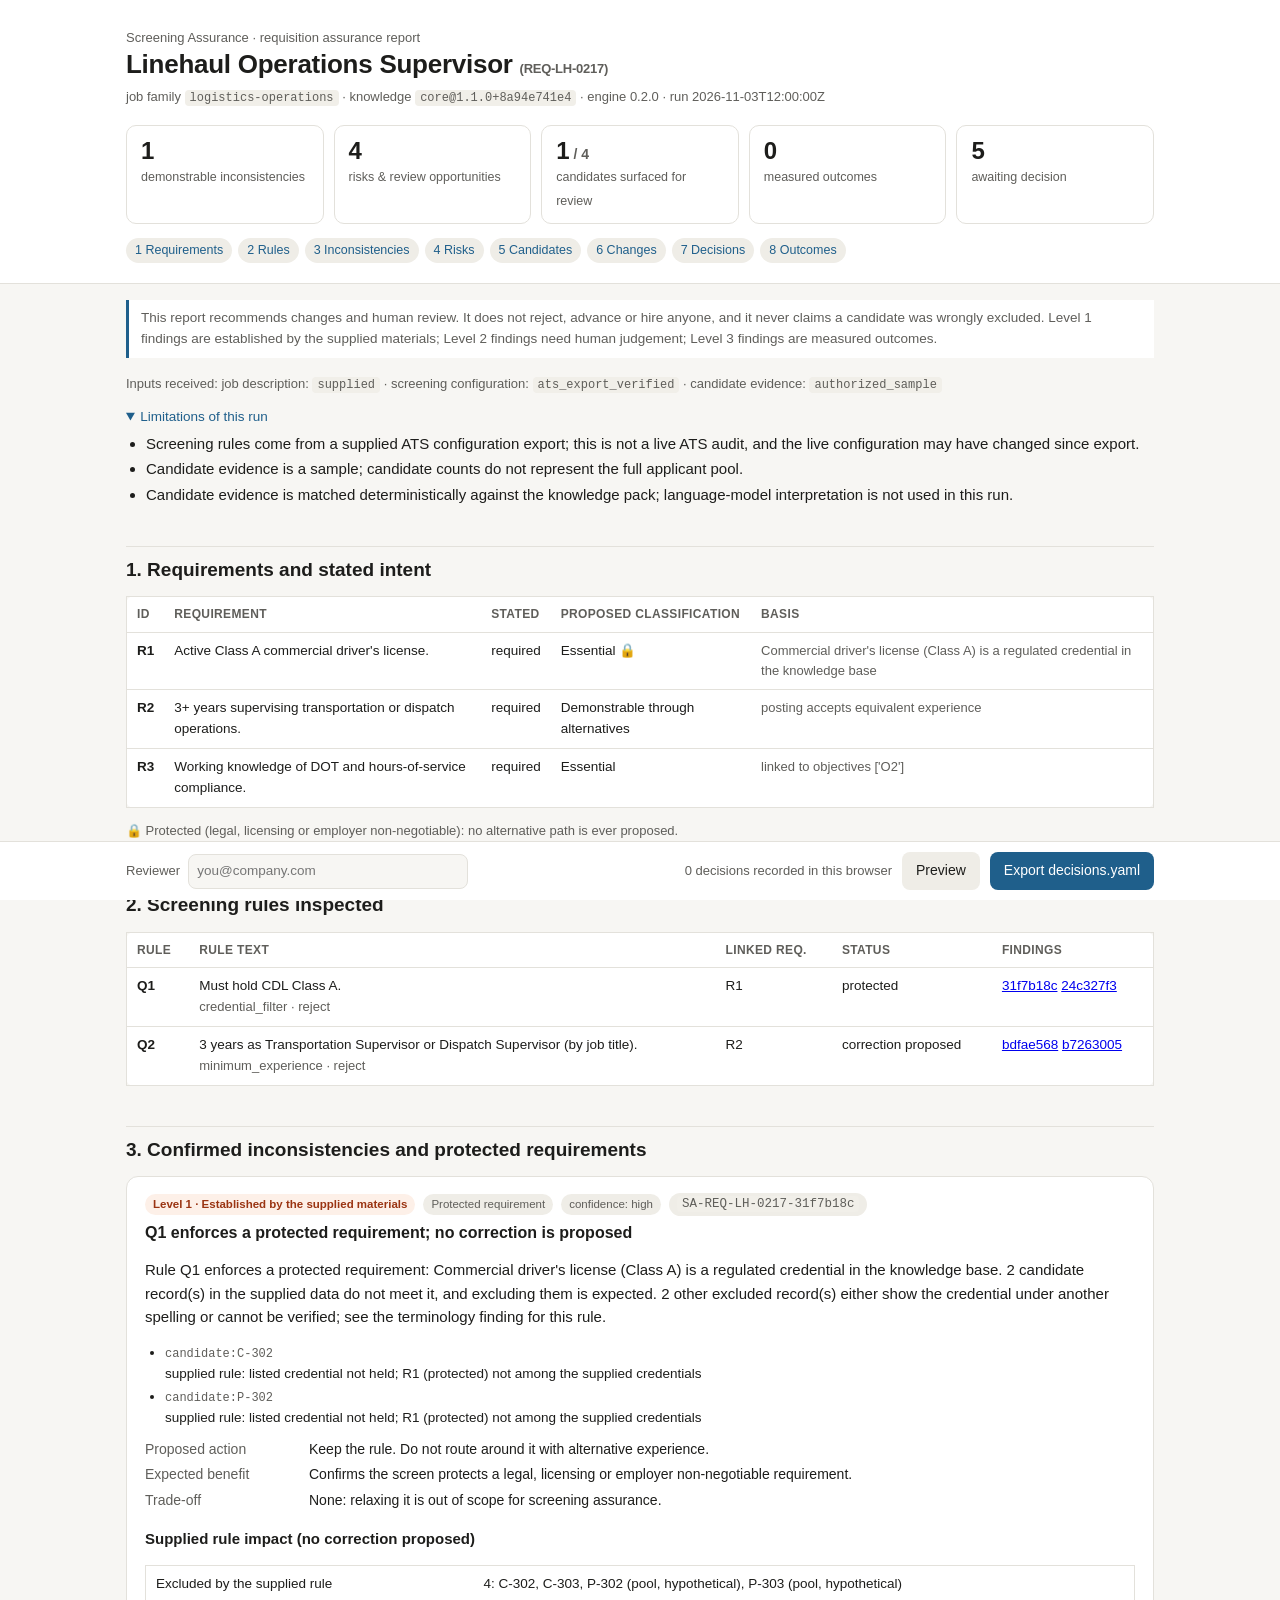
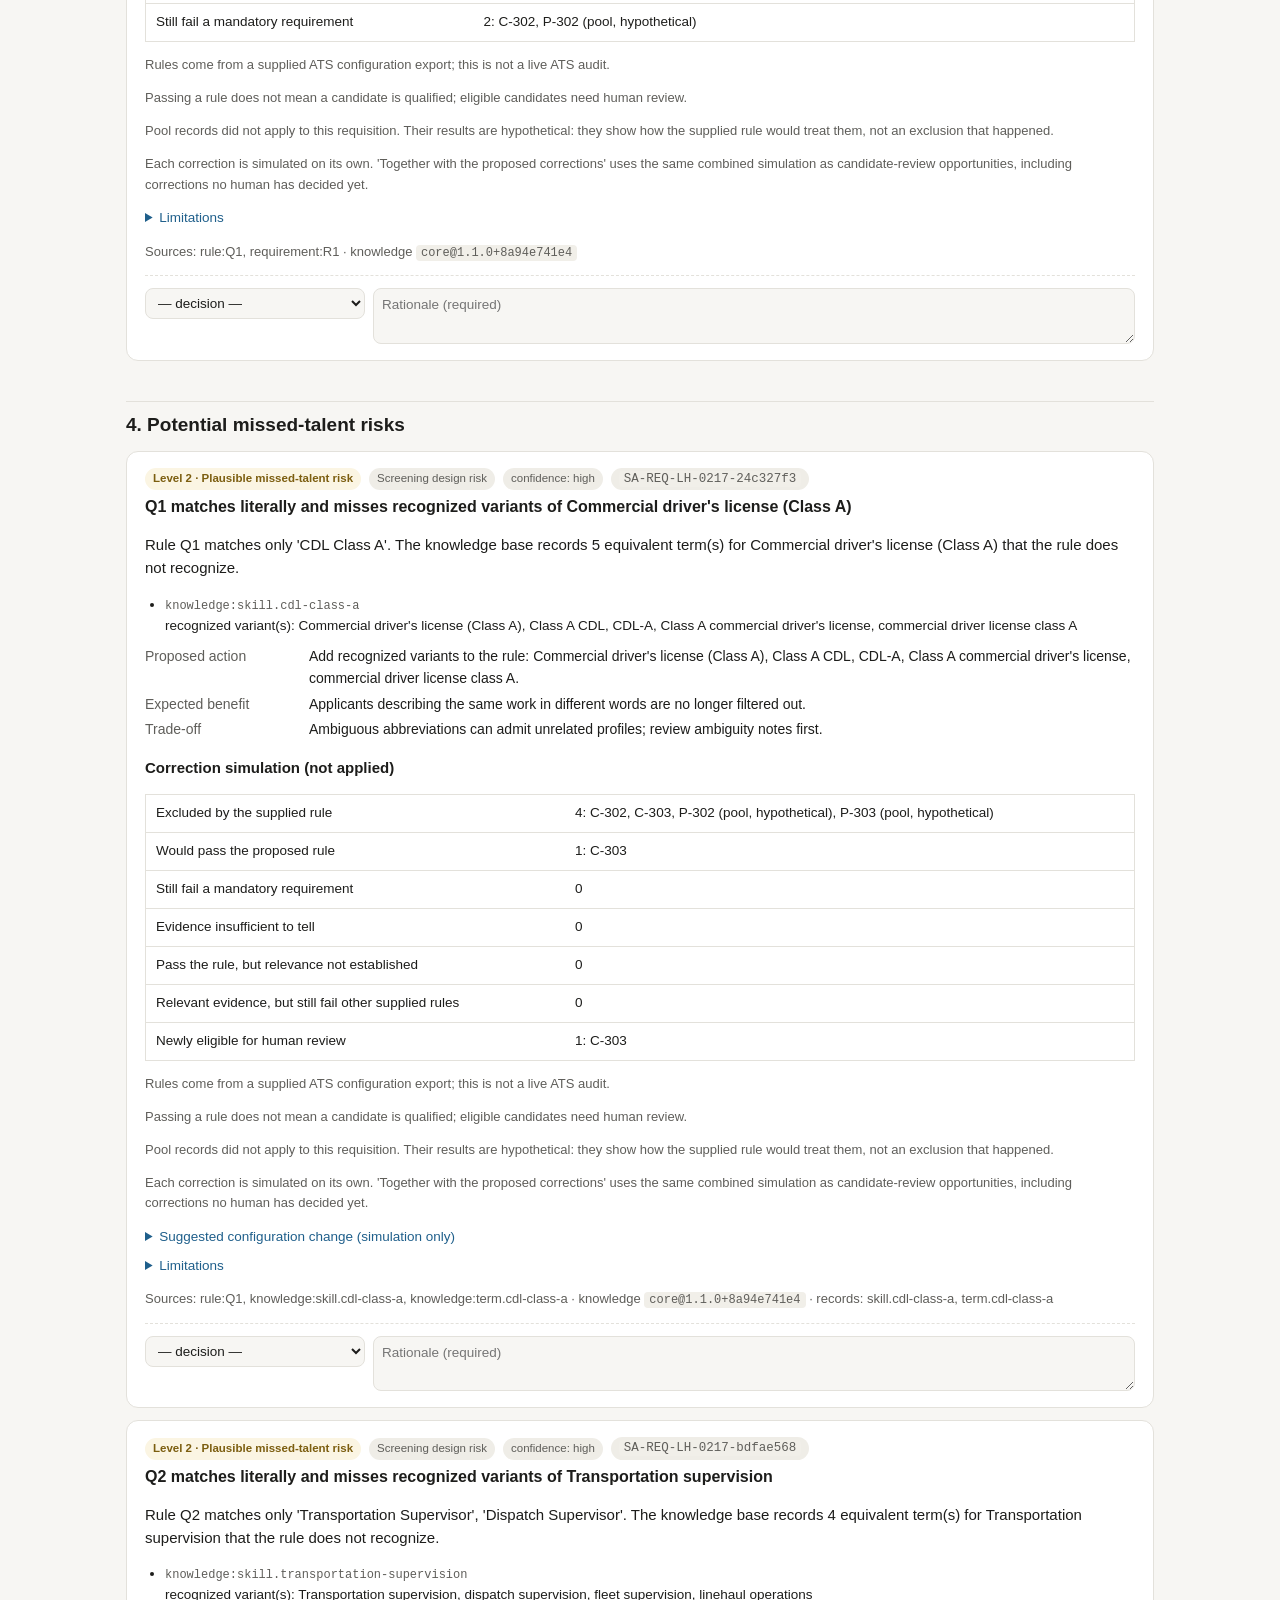
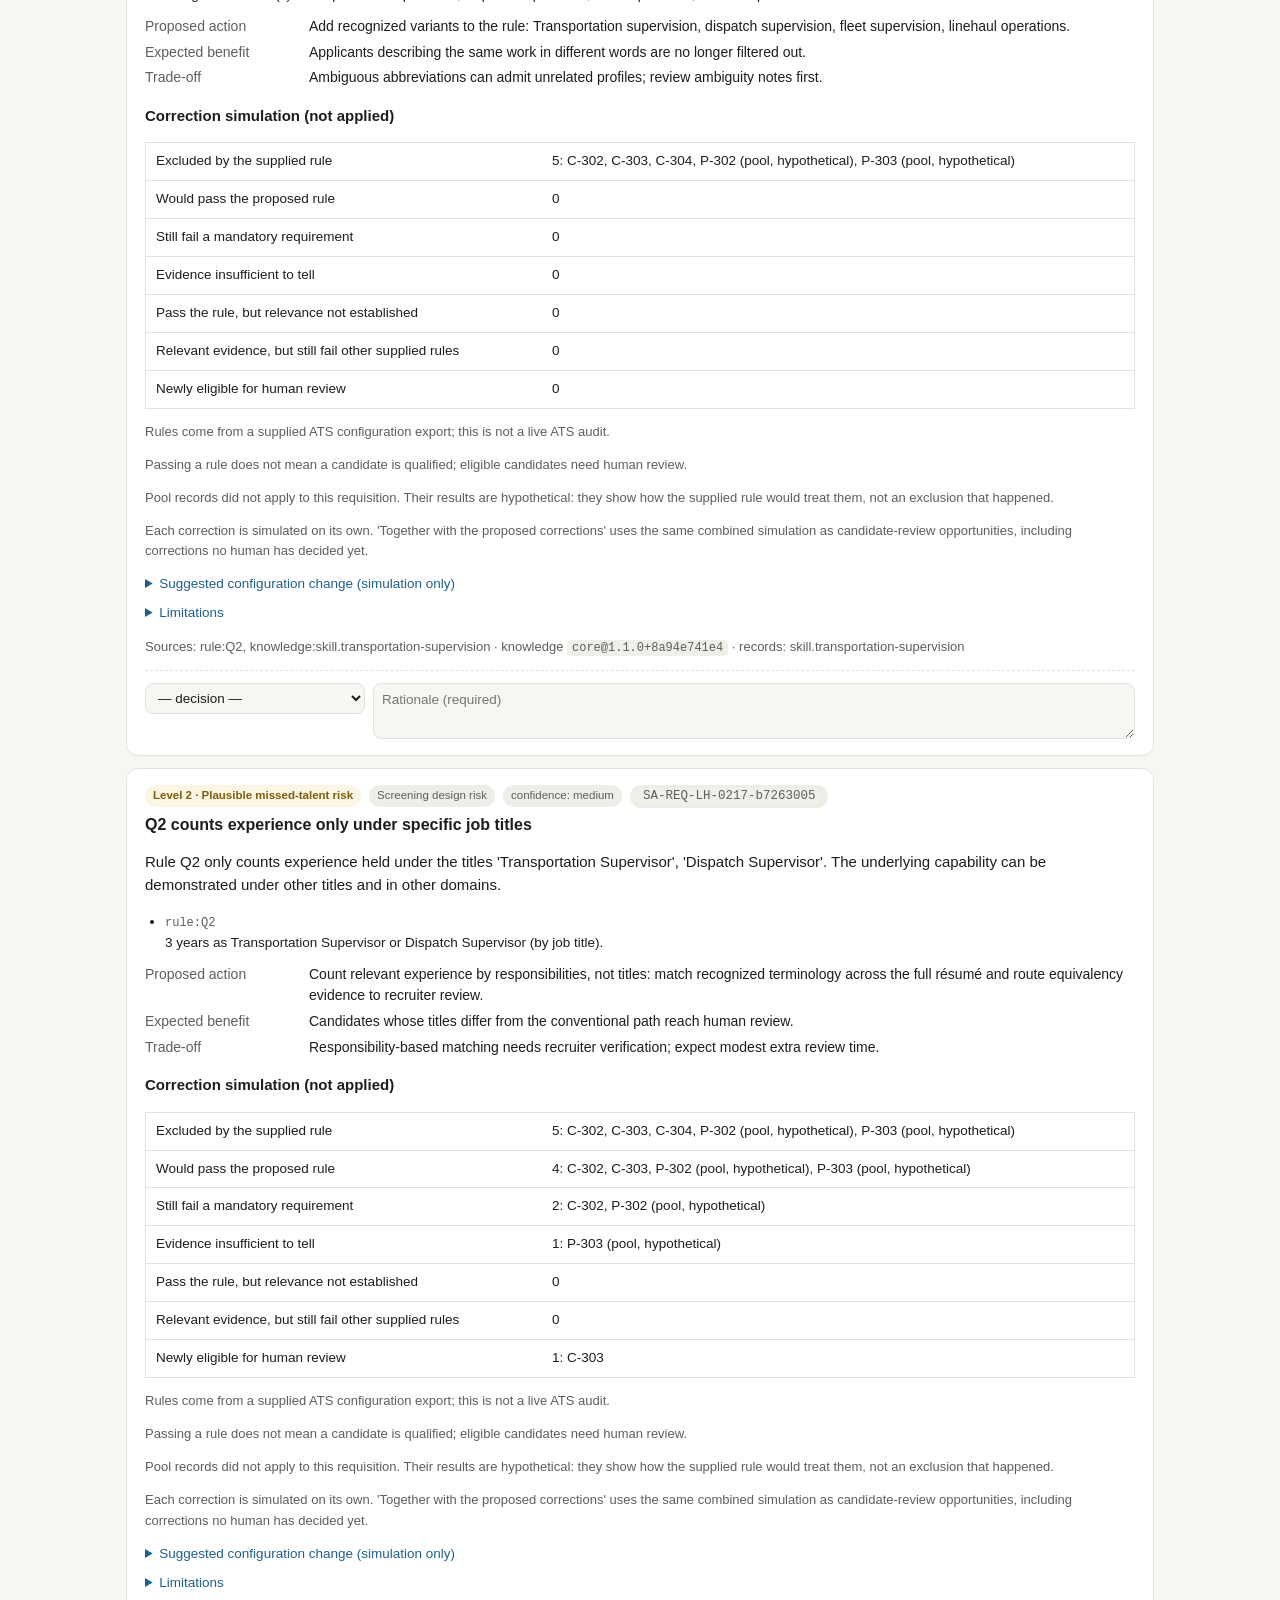
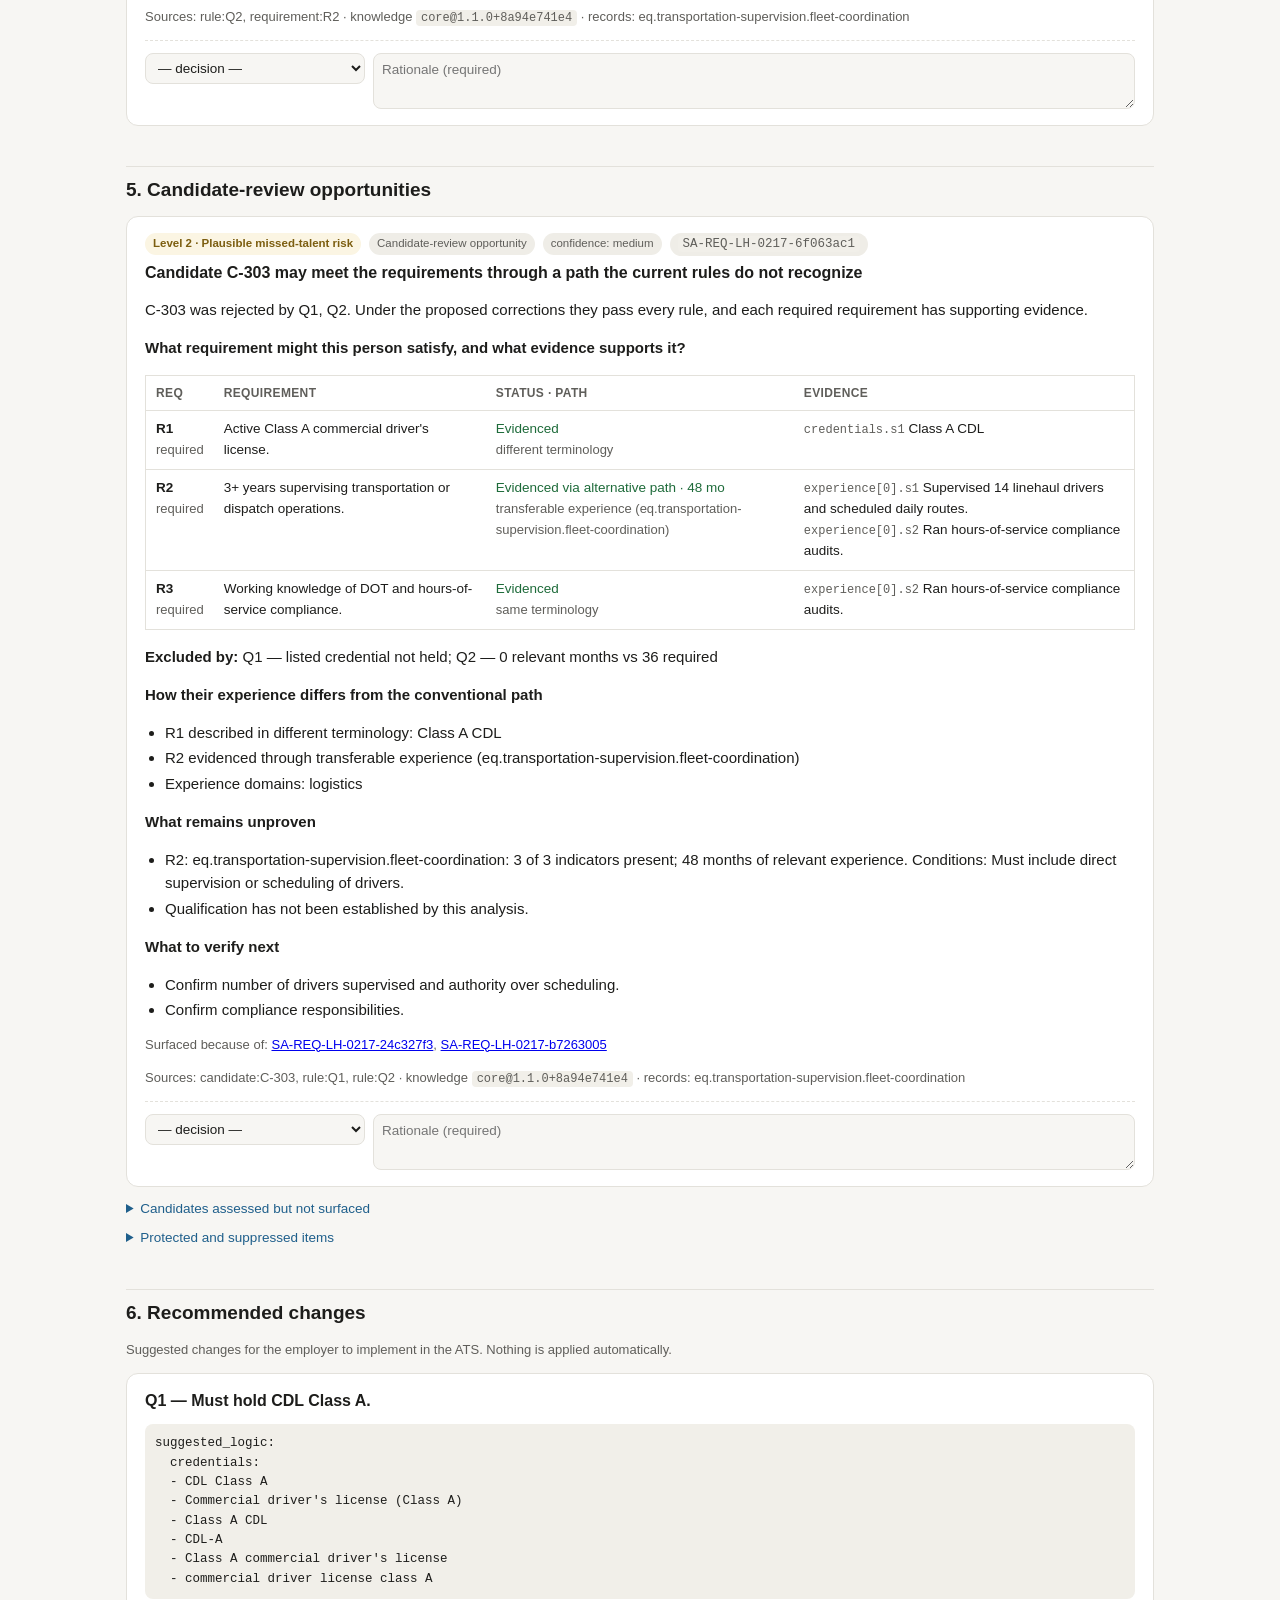
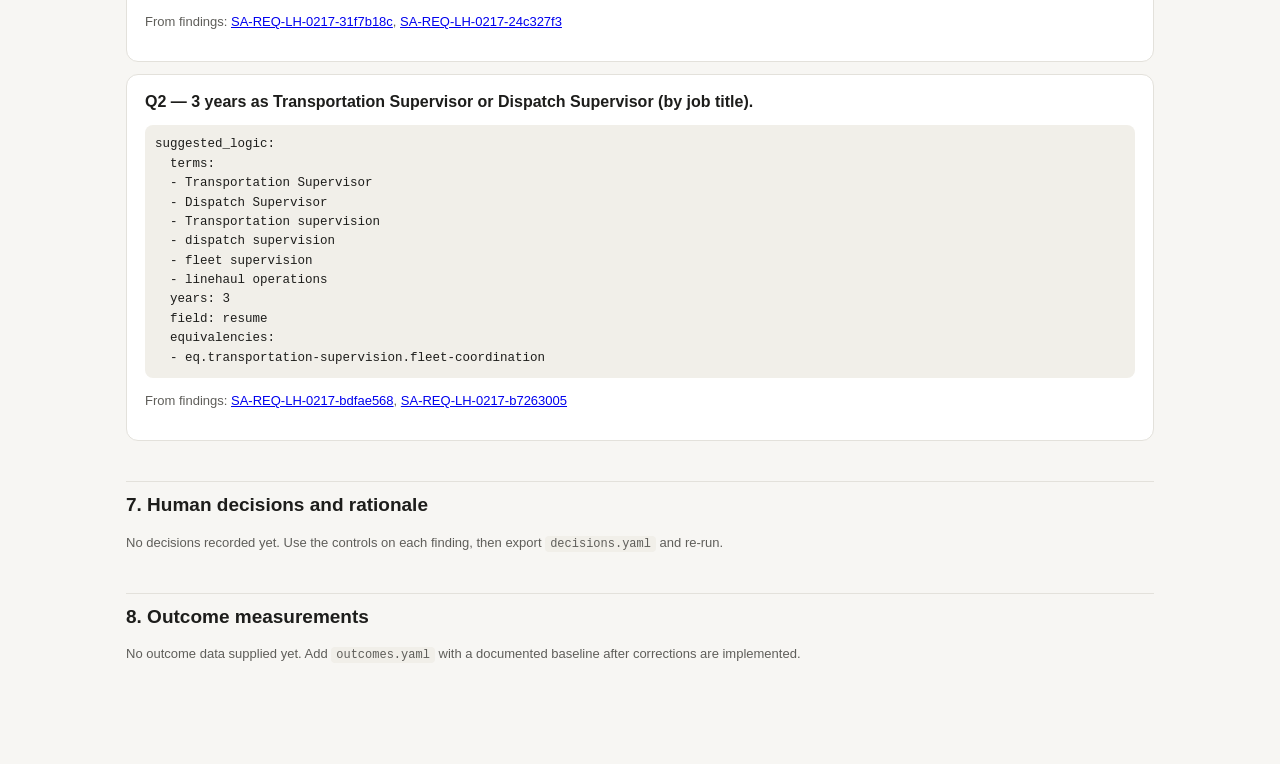
<file: samples/REQ-LH-0217/report.html>
<!doctype html>
<html lang="en"><head><meta charset="utf-8"><meta name="viewport" content="width=device-width,initial-scale=1">
<title>Assurance · REQ-LH-0217</title><style>
:root{--bg:#f7f6f3;--surface:#ffffff;--ink:#1d1d1b;--muted:#5f5e5a;--line:#e3e1db;--accent:#1f5f8b;
--l1:#9a3412;--l1bg:#fdf0e8;--l2:#7c5e10;--l2bg:#fbf5e3;--l3:#1e6b3a;--l3bg:#e9f5ee;--ok:#1e6b3a;--warn:#9a3412;
--chip:#efede7;--code:#f1efe9}
@media (prefers-color-scheme:dark){:root:not([data-theme=light]){--bg:#151514;--surface:#1e1e1c;--ink:#ecebe6;--muted:#a3a19a;
--line:#34332f;--accent:#7cb4dd;--l1:#f0a27a;--l1bg:#3a2419;--l2:#e2c473;--l2bg:#352d17;--l3:#8fd1a6;--l3bg:#1b3125;
--ok:#8fd1a6;--warn:#f0a27a;--chip:#2a2926;--code:#262522}}
*{box-sizing:border-box}
body{margin:0;background:var(--bg);color:var(--ink);font:15px/1.55 -apple-system,BlinkMacSystemFont,"Segoe UI",Inter,Roboto,Helvetica,Arial,sans-serif}
header.top{background:var(--surface);border-bottom:1px solid var(--line);padding:28px 16px 20px}
.wrap{max-width:1060px;margin:0 auto;padding:0 16px}
h1{font-size:26px;line-height:1.25;margin:0 0 6px;letter-spacing:-.01em}
h2{font-size:19px;margin:40px 0 12px;padding-top:8px;border-top:1px solid var(--line)}
h3{font-size:16px;margin:0 0 6px;line-height:1.35}
.meta{color:var(--muted);font-size:13px}
.meta code{font-size:12px}
code{background:var(--code);padding:1px 5px;border-radius:4px;font:12.5px/1.4 ui-monospace,SFMono-Regular,Menlo,monospace}
.note{border-left:3px solid var(--accent);padding:8px 12px;background:var(--surface);color:var(--muted);font-size:13.5px;margin:16px 0}
.stats{display:grid;grid-template-columns:repeat(auto-fit,minmax(150px,1fr));gap:10px;margin:18px 0 6px}
.stat{background:var(--surface);border:1px solid var(--line);border-radius:10px;padding:12px 14px}
.stat b{display:block;font-size:24px;line-height:1.1}
.stat span{color:var(--muted);font-size:12.5px}
nav.toc{display:flex;flex-wrap:wrap;gap:6px;margin:14px 0 0}
nav.toc a{font-size:12.5px;color:var(--accent);text-decoration:none;background:var(--chip);padding:3px 9px;border-radius:999px}
.tbl{width:100%;overflow-x:auto}
table{border-collapse:collapse;width:100%;font-size:13.5px;background:var(--surface);border:1px solid var(--line);border-radius:8px}
th,td{text-align:left;vertical-align:top;padding:8px 10px;border-bottom:1px solid var(--line)}
th{font-weight:600;color:var(--muted);font-size:12px;text-transform:uppercase;letter-spacing:.03em}
tr:last-child td{border-bottom:0}
.card{background:var(--surface);border:1px solid var(--line);border-radius:12px;padding:16px 18px;margin:12px 0}
.card .head{display:flex;gap:8px;align-items:center;flex-wrap:wrap;margin-bottom:6px}
.badge{font-size:11.5px;font-weight:600;padding:2px 8px;border-radius:999px;white-space:nowrap}
.b1{color:var(--l1);background:var(--l1bg)}.b2{color:var(--l2);background:var(--l2bg)}.b3{color:var(--l3);background:var(--l3bg)}
.chip{font-size:11.5px;color:var(--muted);background:var(--chip);padding:2px 8px;border-radius:999px}
.kv{display:grid;grid-template-columns:150px 1fr;gap:4px 14px;font-size:14px;margin:10px 0}
.kv dt{color:var(--muted)}.kv dd{margin:0}
ul{margin:4px 0 8px;padding-left:20px}
li{margin:2px 0}
.ev{font-size:13.5px}
.ev .src{color:var(--muted);font:12px ui-monospace,SFMono-Regular,Menlo,monospace}
details{margin-top:8px}
summary{cursor:pointer;color:var(--accent);font-size:13.5px}
.decision{margin-top:12px;padding-top:12px;border-top:1px dashed var(--line);display:grid;grid-template-columns:220px 1fr;gap:8px;align-items:start}
.decision select,.decision textarea,.who input{font:inherit;font-size:13.5px;color:var(--ink);background:var(--bg);border:1px solid var(--line);border-radius:8px;padding:6px 8px;width:100%}
.decision textarea{min-height:38px;resize:vertical}
.decided{font-size:13.5px;color:var(--ok)}
.st-evidenced,.st-alternative_path{color:var(--ok)}.st-not_evidenced,.st-protected_missing,.st-insufficient{color:var(--warn)}
.st-pending_clarification{color:var(--muted)}
.bar{position:sticky;bottom:0;background:var(--surface);border-top:1px solid var(--line);padding:10px 0;margin-top:40px}
.bar .wrap{display:flex;gap:10px;align-items:center;flex-wrap:wrap}
.who{display:flex;gap:8px;align-items:center;flex:1;min-width:240px}
.who input{max-width:280px}
button{font:inherit;font-size:14px;border:0;border-radius:8px;padding:8px 14px;background:var(--accent);color:#fff;cursor:pointer}
button.ghost{background:var(--chip);color:var(--ink)}
#count{color:var(--muted);font-size:13px}
pre{background:var(--code);padding:10px;border-radius:8px;overflow:auto;font-size:12.5px}
@media (max-width:640px){.bar{position:static}.kv{grid-template-columns:1fr}.decision{grid-template-columns:1fr}h1{font-size:22px}}
</style></head>
<body data-req="REQ-LH-0217">
<header class="top"><div class="wrap">
<div class="meta">Screening Assurance · requisition assurance report</div>
<h1>Linehaul Operations Supervisor <span class="meta">(REQ-LH-0217)</span></h1>
<div class="meta">job family <code>logistics-operations</code> · knowledge <code>core@1.1.0+8a94e741e4</code> · engine 0.2.0 · run 2026-11-03T12:00:00Z</div>
<div class="stats">
<div class="stat"><b>1</b><span>demonstrable inconsistencies</span></div>
<div class="stat"><b>4</b><span>risks &amp; review opportunities</span></div>
<div class="stat"><b>1<span style="font-size:14px"> / 4</span></b><span>candidates surfaced for review</span></div>
<div class="stat"><b>0</b><span>measured outcomes</span></div>
<div class="stat"><b>5</b><span>awaiting decision</span></div>
</div>
<nav class="toc"><a href="#s1">1 Requirements</a><a href="#s2">2 Rules</a><a href="#s3">3 Inconsistencies</a><a href="#s4">4 Risks</a><a href="#s5">5 Candidates</a><a href="#s6">6 Changes</a><a href="#s7">7 Decisions</a><a href="#s8">8 Outcomes</a></nav>
</div></header>
<main class="wrap">
<div class="note">This report recommends changes and human review. It does not reject, advance or hire anyone, and it never claims a candidate was wrongly excluded. Level 1 findings are established by the supplied materials; Level 2 findings need human judgement; Level 3 findings are measured outcomes.</div>
<p class="meta">Inputs received: job description: <code>supplied</code> · screening configuration: <code>ats_export_verified</code> · candidate evidence: <code>authorized_sample</code></p>
<details open><summary>Limitations of this run</summary><ul><li>Screening rules come from a supplied ATS configuration export; this is not a live ATS audit, and the live configuration may have changed since export.</li><li>Candidate evidence is a sample; candidate counts do not represent the full applicant pool.</li><li>Candidate evidence is matched deterministically against the knowledge pack; language-model interpretation is not used in this run.</li></ul></details>
<h2 id="s1">1. Requirements and stated intent</h2>
<div class="tbl"><table><thead><tr><th>ID</th><th>Requirement</th><th>Stated</th><th>Proposed classification</th><th>Basis</th></tr></thead><tbody><tr><td><b>R1</b></td><td>Active Class A commercial driver&#x27;s license.</td><td>required</td><td>Essential 🔒</td><td class="meta">Commercial driver&#x27;s license (Class A) is a regulated credential in the knowledge base</td></tr><tr><td><b>R2</b></td><td>3+ years supervising transportation or dispatch operations.</td><td>required</td><td>Demonstrable through alternatives</td><td class="meta">posting accepts equivalent experience</td></tr><tr><td><b>R3</b></td><td>Working knowledge of DOT and hours-of-service compliance.</td><td>required</td><td>Essential</td><td class="meta">linked to objectives [&#x27;O2&#x27;]</td></tr></tbody></table></div>
<p class="meta">🔒 Protected (legal, licensing or employer non-negotiable): no alternative path is ever proposed.</p>
<h2 id="s2">2. Screening rules inspected</h2>
<div class="tbl"><table><thead><tr><th>Rule</th><th>Rule text</th><th>Linked req.</th><th>Status</th><th>Findings</th></tr></thead><tbody><tr><td><b>Q1</b></td><td>Must hold CDL Class A.<br><span class="meta">credential_filter · reject</span></td><td>R1</td><td>protected</td><td><a href=#SA-REQ-LH-0217-31f7b18c>31f7b18c</a> <a href=#SA-REQ-LH-0217-24c327f3>24c327f3</a> </td></tr><tr><td><b>Q2</b></td><td>3 years as Transportation Supervisor or Dispatch Supervisor (by job title).<br><span class="meta">minimum_experience · reject</span></td><td>R2</td><td>correction proposed</td><td><a href=#SA-REQ-LH-0217-bdfae568>bdfae568</a> <a href=#SA-REQ-LH-0217-b7263005>b7263005</a> </td></tr></tbody></table></div>
<h2 id="s3">3. Confirmed inconsistencies and protected requirements</h2><article class="card" id="SA-REQ-LH-0217-31f7b18c"><div class="head"><span class="badge b1">Level 1 · Established by the supplied materials</span><span class="chip">Protected requirement</span><span class="chip">confidence: high</span><span class="chip"><code>SA-REQ-LH-0217-31f7b18c</code></span></div><h3>Q1 enforces a protected requirement; no correction is proposed</h3><p>Rule Q1 enforces a protected requirement: Commercial driver&#x27;s license (Class A) is a regulated credential in the knowledge base. 2 candidate record(s) in the supplied data do not meet it, and excluding them is expected. 2 other excluded record(s) either show the credential under another spelling or cannot be verified; see the terminology finding for this rule.</p><ul><li class="ev"><span class="src">candidate:C-302</span><br>supplied rule: listed credential not held; R1 (protected) not among the supplied credentials</li><li class="ev"><span class="src">candidate:P-302</span><br>supplied rule: listed credential not held; R1 (protected) not among the supplied credentials</li></ul><dl class="kv"><dt>Proposed action</dt><dd>Keep the rule. Do not route around it with alternative experience.</dd><dt>Expected benefit</dt><dd>Confirms the screen protects a legal, licensing or employer non-negotiable requirement.</dd><dt>Trade-off</dt><dd>None: relaxing it is out of scope for screening assurance.</dd></dl><p><b>Supplied rule impact (no correction proposed)</b></p><div class="tbl"><table><tbody><tr><td>Excluded by the supplied rule</td><td>4: C-302, C-303, P-302 (pool, hypothetical), P-303 (pool, hypothetical)</td></tr><tr><td>Still fail a mandatory requirement</td><td>2: C-302, P-302 (pool, hypothetical)</td></tr></tbody></table></div><p class="meta">Rules come from a supplied ATS configuration export; this is not a live ATS audit.</p><p class="meta">Passing a rule does not mean a candidate is qualified; eligible candidates need human review.</p><p class="meta">Pool records did not apply to this requisition. Their results are hypothetical: they show how the supplied rule would treat them, not an exclusion that happened.</p><p class="meta">Each correction is simulated on its own. &#x27;Together with the proposed corrections&#x27; uses the same combined simulation as candidate-review opportunities, including corrections no human has decided yet.</p><details><summary>Limitations</summary><ul><li>Only spelling variants of the credential itself may be recognized (see any terminology finding for this rule).</li><li>Candidates whose credentials were not supplied are &#x27;cannot verify&#x27;, not &#x27;does not meet&#x27;.</li><li>Rules come from a supplied ATS configuration export; this is not a live ATS audit.</li></ul></details><p class="meta">Sources: rule:Q1, requirement:R1 · knowledge <code>core@1.1.0+8a94e741e4</code></p><div class="decision" data-fid="SA-REQ-LH-0217-31f7b18c"><select aria-label="Decision"><option value="">— decision —</option><option value="accepted">Accept</option><option value="rejected">Reject</option><option value="deferred">Defer</option><option value="requested_evidence">Request evidence</option><option value="confirmed_necessary">Confirm requirement is necessary</option><option value="reclassified_preferred">Reclassify as preferred</option><option value="approved_candidate_review">Approve candidate review</option></select><textarea placeholder="Rationale (required)" aria-label="Rationale"></textarea></div></article>
<h2 id="s4">4. Potential missed-talent risks</h2><article class="card" id="SA-REQ-LH-0217-24c327f3"><div class="head"><span class="badge b2">Level 2 · Plausible missed-talent risk</span><span class="chip">Screening design risk</span><span class="chip">confidence: high</span><span class="chip"><code>SA-REQ-LH-0217-24c327f3</code></span></div><h3>Q1 matches literally and misses recognized variants of Commercial driver&#x27;s license (Class A)</h3><p>Rule Q1 matches only &#x27;CDL Class A&#x27;. The knowledge base records 5 equivalent term(s) for Commercial driver&#x27;s license (Class A) that the rule does not recognize.</p><ul><li class="ev"><span class="src">knowledge:skill.cdl-class-a</span><br>recognized variant(s): Commercial driver&#x27;s license (Class A), Class A CDL, CDL-A, Class A commercial driver&#x27;s license, commercial driver license class A</li></ul><dl class="kv"><dt>Proposed action</dt><dd>Add recognized variants to the rule: Commercial driver&#x27;s license (Class A), Class A CDL, CDL-A, Class A commercial driver&#x27;s license, commercial driver license class A.</dd><dt>Expected benefit</dt><dd>Applicants describing the same work in different words are no longer filtered out.</dd><dt>Trade-off</dt><dd>Ambiguous abbreviations can admit unrelated profiles; review ambiguity notes first.</dd></dl><p><b>Correction simulation (not applied)</b></p><div class="tbl"><table><tbody><tr><td>Excluded by the supplied rule</td><td>4: C-302, C-303, P-302 (pool, hypothetical), P-303 (pool, hypothetical)</td></tr><tr><td>Would pass the proposed rule</td><td>1: C-303</td></tr><tr><td>Still fail a mandatory requirement</td><td>0</td></tr><tr><td>Evidence insufficient to tell</td><td>0</td></tr><tr><td>Pass the rule, but relevance not established</td><td>0</td></tr><tr><td>Relevant evidence, but still fail other supplied rules</td><td>0</td></tr><tr><td>Newly eligible for human review</td><td>1: C-303</td></tr></tbody></table></div><p class="meta">Rules come from a supplied ATS configuration export; this is not a live ATS audit.</p><p class="meta">Passing a rule does not mean a candidate is qualified; eligible candidates need human review.</p><p class="meta">Pool records did not apply to this requisition. Their results are hypothetical: they show how the supplied rule would treat them, not an exclusion that happened.</p><p class="meta">Each correction is simulated on its own. &#x27;Together with the proposed corrections&#x27; uses the same combined simulation as candidate-review opportunities, including corrections no human has decided yet.</p><details><summary>Suggested configuration change (simulation only)</summary><pre>add_terms:
- Commercial driver&#x27;s license (Class A)
- Class A CDL
- CDL-A
- Class A commercial driver&#x27;s license
- commercial driver license class A
</pre></details><details><summary>Limitations</summary><ul><li>Synonyms improve recognition; they do not establish competence.</li><li>Terminology only. A license is never satisfied by adjacent experience.</li></ul></details><p class="meta">Sources: rule:Q1, knowledge:skill.cdl-class-a, knowledge:term.cdl-class-a · knowledge <code>core@1.1.0+8a94e741e4</code> · records: skill.cdl-class-a, term.cdl-class-a</p><div class="decision" data-fid="SA-REQ-LH-0217-24c327f3"><select aria-label="Decision"><option value="">— decision —</option><option value="accepted">Accept</option><option value="rejected">Reject</option><option value="deferred">Defer</option><option value="requested_evidence">Request evidence</option><option value="confirmed_necessary">Confirm requirement is necessary</option><option value="reclassified_preferred">Reclassify as preferred</option><option value="approved_candidate_review">Approve candidate review</option></select><textarea placeholder="Rationale (required)" aria-label="Rationale"></textarea></div></article><article class="card" id="SA-REQ-LH-0217-bdfae568"><div class="head"><span class="badge b2">Level 2 · Plausible missed-talent risk</span><span class="chip">Screening design risk</span><span class="chip">confidence: high</span><span class="chip"><code>SA-REQ-LH-0217-bdfae568</code></span></div><h3>Q2 matches literally and misses recognized variants of Transportation supervision</h3><p>Rule Q2 matches only &#x27;Transportation Supervisor&#x27;, &#x27;Dispatch Supervisor&#x27;. The knowledge base records 4 equivalent term(s) for Transportation supervision that the rule does not recognize.</p><ul><li class="ev"><span class="src">knowledge:skill.transportation-supervision</span><br>recognized variant(s): Transportation supervision, dispatch supervision, fleet supervision, linehaul operations</li></ul><dl class="kv"><dt>Proposed action</dt><dd>Add recognized variants to the rule: Transportation supervision, dispatch supervision, fleet supervision, linehaul operations.</dd><dt>Expected benefit</dt><dd>Applicants describing the same work in different words are no longer filtered out.</dd><dt>Trade-off</dt><dd>Ambiguous abbreviations can admit unrelated profiles; review ambiguity notes first.</dd></dl><p><b>Correction simulation (not applied)</b></p><div class="tbl"><table><tbody><tr><td>Excluded by the supplied rule</td><td>5: C-302, C-303, C-304, P-302 (pool, hypothetical), P-303 (pool, hypothetical)</td></tr><tr><td>Would pass the proposed rule</td><td>0</td></tr><tr><td>Still fail a mandatory requirement</td><td>0</td></tr><tr><td>Evidence insufficient to tell</td><td>0</td></tr><tr><td>Pass the rule, but relevance not established</td><td>0</td></tr><tr><td>Relevant evidence, but still fail other supplied rules</td><td>0</td></tr><tr><td>Newly eligible for human review</td><td>0</td></tr></tbody></table></div><p class="meta">Rules come from a supplied ATS configuration export; this is not a live ATS audit.</p><p class="meta">Passing a rule does not mean a candidate is qualified; eligible candidates need human review.</p><p class="meta">Pool records did not apply to this requisition. Their results are hypothetical: they show how the supplied rule would treat them, not an exclusion that happened.</p><p class="meta">Each correction is simulated on its own. &#x27;Together with the proposed corrections&#x27; uses the same combined simulation as candidate-review opportunities, including corrections no human has decided yet.</p><details><summary>Suggested configuration change (simulation only)</summary><pre>add_terms:
- Transportation supervision
- dispatch supervision
- fleet supervision
- linehaul operations
</pre></details><details><summary>Limitations</summary><ul><li>Synonyms improve recognition; they do not establish competence.</li></ul></details><p class="meta">Sources: rule:Q2, knowledge:skill.transportation-supervision · knowledge <code>core@1.1.0+8a94e741e4</code> · records: skill.transportation-supervision</p><div class="decision" data-fid="SA-REQ-LH-0217-bdfae568"><select aria-label="Decision"><option value="">— decision —</option><option value="accepted">Accept</option><option value="rejected">Reject</option><option value="deferred">Defer</option><option value="requested_evidence">Request evidence</option><option value="confirmed_necessary">Confirm requirement is necessary</option><option value="reclassified_preferred">Reclassify as preferred</option><option value="approved_candidate_review">Approve candidate review</option></select><textarea placeholder="Rationale (required)" aria-label="Rationale"></textarea></div></article><article class="card" id="SA-REQ-LH-0217-b7263005"><div class="head"><span class="badge b2">Level 2 · Plausible missed-talent risk</span><span class="chip">Screening design risk</span><span class="chip">confidence: medium</span><span class="chip"><code>SA-REQ-LH-0217-b7263005</code></span></div><h3>Q2 counts experience only under specific job titles</h3><p>Rule Q2 only counts experience held under the titles &#x27;Transportation Supervisor&#x27;, &#x27;Dispatch Supervisor&#x27;. The underlying capability can be demonstrated under other titles and in other domains.</p><ul><li class="ev"><span class="src">rule:Q2</span><br>3 years as Transportation Supervisor or Dispatch Supervisor (by job title).</li></ul><dl class="kv"><dt>Proposed action</dt><dd>Count relevant experience by responsibilities, not titles: match recognized terminology across the full résumé and route equivalency evidence to recruiter review.</dd><dt>Expected benefit</dt><dd>Candidates whose titles differ from the conventional path reach human review.</dd><dt>Trade-off</dt><dd>Responsibility-based matching needs recruiter verification; expect modest extra review time.</dd></dl><p><b>Correction simulation (not applied)</b></p><div class="tbl"><table><tbody><tr><td>Excluded by the supplied rule</td><td>5: C-302, C-303, C-304, P-302 (pool, hypothetical), P-303 (pool, hypothetical)</td></tr><tr><td>Would pass the proposed rule</td><td>4: C-302, C-303, P-302 (pool, hypothetical), P-303 (pool, hypothetical)</td></tr><tr><td>Still fail a mandatory requirement</td><td>2: C-302, P-302 (pool, hypothetical)</td></tr><tr><td>Evidence insufficient to tell</td><td>1: P-303 (pool, hypothetical)</td></tr><tr><td>Pass the rule, but relevance not established</td><td>0</td></tr><tr><td>Relevant evidence, but still fail other supplied rules</td><td>0</td></tr><tr><td>Newly eligible for human review</td><td>1: C-303</td></tr></tbody></table></div><p class="meta">Rules come from a supplied ATS configuration export; this is not a live ATS audit.</p><p class="meta">Passing a rule does not mean a candidate is qualified; eligible candidates need human review.</p><p class="meta">Pool records did not apply to this requisition. Their results are hypothetical: they show how the supplied rule would treat them, not an exclusion that happened.</p><p class="meta">Each correction is simulated on its own. &#x27;Together with the proposed corrections&#x27; uses the same combined simulation as candidate-review opportunities, including corrections no human has decided yet.</p><details><summary>Suggested configuration change (simulation only)</summary><pre>field: resume
add_terms:
- Transportation supervision
- dispatch supervision
- fleet supervision
- linehaul operations
- transportation supervisor
- dispatch supervisor
equivalencies:
- eq.transportation-supervision.fleet-coordination
</pre></details><details><summary>Limitations</summary><ul><li>Whether alternative experience is equivalent must be judged by a recruiter or hiring manager.</li><li>Title-based counting may reflect a deliberate employer choice; confirm intent.</li></ul></details><p class="meta">Sources: rule:Q2, requirement:R2 · knowledge <code>core@1.1.0+8a94e741e4</code> · records: eq.transportation-supervision.fleet-coordination</p><div class="decision" data-fid="SA-REQ-LH-0217-b7263005"><select aria-label="Decision"><option value="">— decision —</option><option value="accepted">Accept</option><option value="rejected">Reject</option><option value="deferred">Defer</option><option value="requested_evidence">Request evidence</option><option value="confirmed_necessary">Confirm requirement is necessary</option><option value="reclassified_preferred">Reclassify as preferred</option><option value="approved_candidate_review">Approve candidate review</option></select><textarea placeholder="Rationale (required)" aria-label="Rationale"></textarea></div></article>
<h2 id="s5">5. Candidate-review opportunities</h2><article class="card" id="SA-REQ-LH-0217-6f063ac1"><div class="head"><span class="badge b2">Level 2 · Plausible missed-talent risk</span><span class="chip">Candidate-review opportunity</span><span class="chip">confidence: medium</span><span class="chip"><code>SA-REQ-LH-0217-6f063ac1</code></span></div><h3>Candidate C-303 may meet the requirements through a path the current rules do not recognize</h3><p>C-303 was rejected by Q1, Q2. Under the proposed corrections they pass every rule, and each required requirement has supporting evidence.</p><p><b>What requirement might this person satisfy, and what evidence supports it?</b></p><div class="tbl"><table><thead><tr><th>Req</th><th>Requirement</th><th>Status · path</th><th>Evidence</th></tr></thead><tbody><tr><td><b>R1</b><br><span class="meta">required</span></td><td>Active Class A commercial driver&#x27;s license.</td><td class="st-evidenced">Evidenced<br><span class="meta">different terminology</span></td><td><div class="ev"><span class="src">credentials.s1</span> Class A CDL</div></td></tr><tr><td><b>R2</b><br><span class="meta">required</span></td><td>3+ years supervising transportation or dispatch operations.</td><td class="st-alternative_path">Evidenced via alternative path · 48 mo<br><span class="meta">transferable experience (eq.transportation-supervision.fleet-coordination)</span></td><td><div class="ev"><span class="src">experience[0].s1</span> Supervised 14 linehaul drivers and scheduled daily routes.</div><div class="ev"><span class="src">experience[0].s2</span> Ran hours-of-service compliance audits.</div></td></tr><tr><td><b>R3</b><br><span class="meta">required</span></td><td>Working knowledge of DOT and hours-of-service compliance.</td><td class="st-evidenced">Evidenced<br><span class="meta">same terminology</span></td><td><div class="ev"><span class="src">experience[0].s2</span> Ran hours-of-service compliance audits.</div></td></tr></tbody></table></div><p><b>Excluded by:</b> Q1 — listed credential not held; Q2 — 0 relevant months vs 36 required</p><p><b>How their experience differs from the conventional path</b></p><ul><li>R1 described in different terminology: Class A CDL</li><li>R2 evidenced through transferable experience (eq.transportation-supervision.fleet-coordination)</li><li>Experience domains: logistics</li></ul><p><b>What remains unproven</b></p><ul><li>R2: eq.transportation-supervision.fleet-coordination: 3 of 3 indicators present; 48 months of relevant experience. Conditions: Must include direct supervision or scheduling of drivers.</li><li>Qualification has not been established by this analysis.</li></ul><p><b>What to verify next</b></p><ul><li>Confirm number of drivers supervised and authority over scheduling.</li><li>Confirm compliance responsibilities.</li></ul><p class="meta">Surfaced because of: <a href="#SA-REQ-LH-0217-24c327f3">SA-REQ-LH-0217-24c327f3</a>, <a href="#SA-REQ-LH-0217-b7263005">SA-REQ-LH-0217-b7263005</a></p><p class="meta">Sources: candidate:C-303, rule:Q1, rule:Q2 · knowledge <code>core@1.1.0+8a94e741e4</code> · records: eq.transportation-supervision.fleet-coordination</p><div class="decision" data-fid="SA-REQ-LH-0217-6f063ac1"><select aria-label="Decision"><option value="">— decision —</option><option value="accepted">Accept</option><option value="rejected">Reject</option><option value="deferred">Defer</option><option value="requested_evidence">Request evidence</option><option value="confirmed_necessary">Confirm requirement is necessary</option><option value="reclassified_preferred">Reclassify as preferred</option><option value="approved_candidate_review">Approve candidate review</option></select><textarea placeholder="Rationale (required)" aria-label="Rationale"></textarea></div></article>
<details><summary>Candidates assessed but not surfaced</summary><div class="tbl"><table><thead><tr><th>Candidate</th><th>ATS status</th><th>Excluded by</th><th>Reason</th></tr></thead><tbody><tr><td><b>C-301</b></td><td>advanced</td><td>—</td><td>Not excluded by the ATS (status: advanced).</td></tr><tr><td><b>C-302</b></td><td>rejected</td><td>Q1, Q2</td><td>Does not meet a protected requirement; not surfaced.</td></tr><tr><td><b>C-304</b></td><td>rejected</td><td>Q2</td><td>Still excluded after proposed corrections by Q2.</td></tr></tbody></table></div></details>
<details><summary>Protected and suppressed items</summary><ul><li>candidate <code>C-302</code>: Does not meet a protected requirement; not surfaced.</li><li>rule <code>Q1</code>: Commercial driver&#x27;s license (Class A) is a regulated credential in the knowledge base</li></ul></details>
<h2 id="s6">6. Recommended changes</h2>
<p class="meta">Suggested changes for the employer to implement in the ATS. Nothing is applied automatically.</p><div class="card"><h3>Q1 — Must hold CDL Class A.</h3><pre>suggested_logic:
  credentials:
  - CDL Class A
  - Commercial driver&#x27;s license (Class A)
  - Class A CDL
  - CDL-A
  - Class A commercial driver&#x27;s license
  - commercial driver license class A
</pre><p class="meta">From findings: <a href=#SA-REQ-LH-0217-31f7b18c>SA-REQ-LH-0217-31f7b18c</a>, <a href=#SA-REQ-LH-0217-24c327f3>SA-REQ-LH-0217-24c327f3</a></p></div><div class="card"><h3>Q2 — 3 years as Transportation Supervisor or Dispatch Supervisor (by job title).</h3><pre>suggested_logic:
  terms:
  - Transportation Supervisor
  - Dispatch Supervisor
  - Transportation supervision
  - dispatch supervision
  - fleet supervision
  - linehaul operations
  years: 3
  field: resume
  equivalencies:
  - eq.transportation-supervision.fleet-coordination
</pre><p class="meta">From findings: <a href=#SA-REQ-LH-0217-bdfae568>SA-REQ-LH-0217-bdfae568</a>, <a href=#SA-REQ-LH-0217-b7263005>SA-REQ-LH-0217-b7263005</a></p></div>
<h2 id="s7">7. Human decisions and rationale</h2>
<p class="meta">No decisions recorded yet. Use the controls on each finding, then export <code>decisions.yaml</code> and re-run.</p>
<h2 id="s8">8. Outcome measurements</h2><p class="meta">No outcome data supplied yet. Add <code>outcomes.yaml</code> with a documented baseline after corrections are implemented.</p>


</main>
<div class="bar"><div class="wrap"><div class="who"><label for="who" class="meta">Reviewer</label><input id="who" placeholder="you@company.com"></div>
<span id="count"></span><button class="ghost" id="show">Preview</button><button id="export">Export decisions.yaml</button></div>
<div class="wrap"><pre id="preview" hidden></pre></div></div>
<script>
const KEY='sa-decisions-'+document.body.dataset.req;
function load(){try{return JSON.parse(localStorage.getItem(KEY)||'{}')}catch(e){return {}}}
function save(s){try{localStorage.setItem(KEY,JSON.stringify(s))}catch(e){}}
const state=load();
function refresh(){let n=0;document.querySelectorAll('[data-fid]').forEach(el=>{if(el.querySelector('select').value)n++});
document.getElementById('count').textContent=n+' decision'+(n==1?'':'s')+' recorded in this browser';}
document.querySelectorAll('[data-fid]').forEach(el=>{const id=el.dataset.fid,sel=el.querySelector('select'),ta=el.querySelector('textarea');
 if(state[id]){sel.value=state[id].d||'';ta.value=state[id].r||''}
 const upd=()=>{state[id]={d:sel.value,r:ta.value};save(state);refresh()};sel.onchange=upd;ta.oninput=upd;});
const who=document.getElementById('who');try{who.value=localStorage.getItem('sa-who')||''}catch(e){}
who.oninput=()=>{try{localStorage.setItem('sa-who',who.value)}catch(e){}};
function q(s){return JSON.stringify(s)}
function build(){const by=who.value.trim()||'reviewer@example.com';const now=new Date().toISOString().slice(0,19)+'Z';
 let y='requisition_id: '+q(document.body.dataset.req)+'\ndecisions:\n';let n=0,missing=[];
 document.querySelectorAll('[data-fid]').forEach(el=>{const d=el.querySelector('select').value,r=el.querySelector('textarea').value.trim();
  if(!d)return; if(!r){missing.push(el.dataset.fid);return}
  n++;y+='  - finding_id: '+q(el.dataset.fid)+'\n    disposition: '+d+'\n    rationale: '+q(r)+'\n    decided_by: '+q(by)+'\n    decided_at: '+q(now)+'\n';});
 if(!n)y+='  []\n';return {y,missing};}
document.getElementById('export').onclick=()=>{const {y,missing}=build();
 if(missing.length&&!confirm('A rationale is required. '+missing.length+' decision(s) without rationale will be left out. Continue?'))return;
 const a=document.createElement('a');a.href=URL.createObjectURL(new Blob([y],{type:'text/yaml'}));a.download='decisions.yaml';a.click();};
document.getElementById('show').onclick=()=>{const p=document.getElementById('preview');p.hidden=!p.hidden;p.textContent=build().y;};
refresh();
</script>
</body></html>
</file>
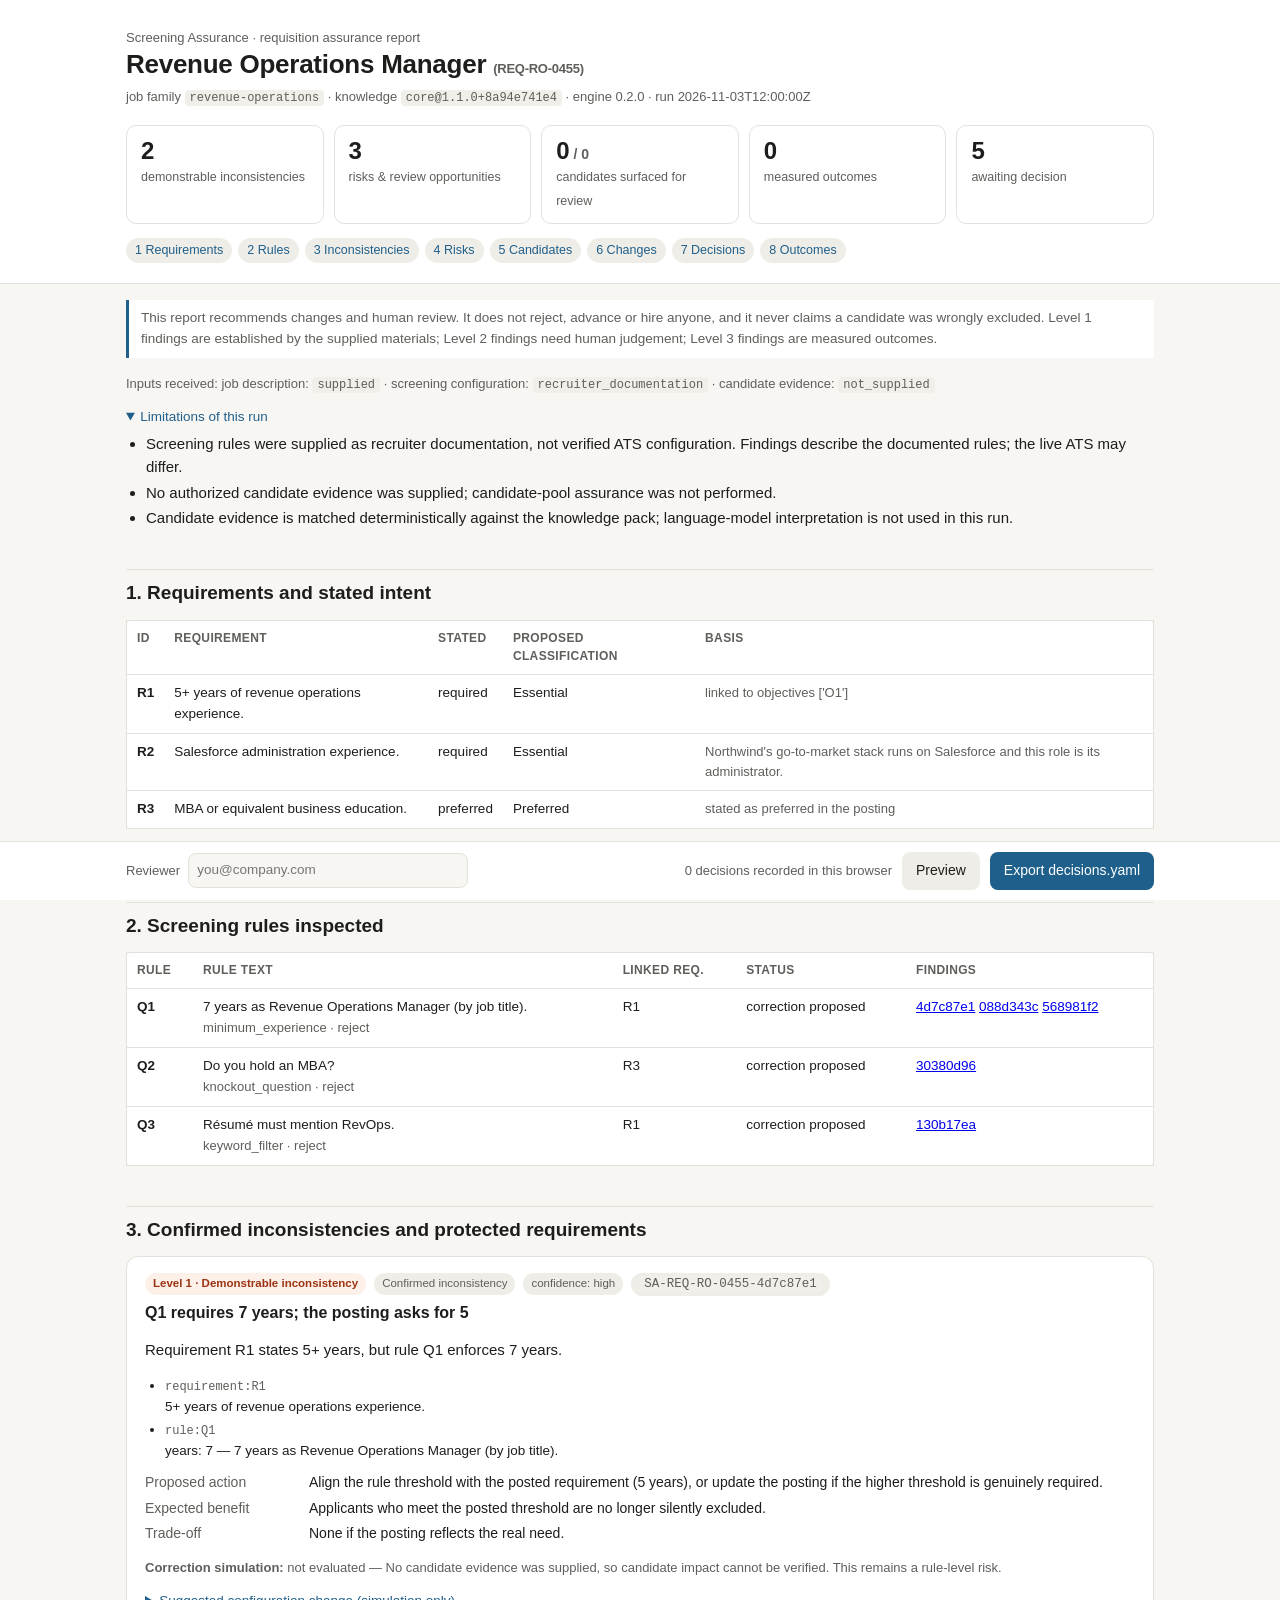
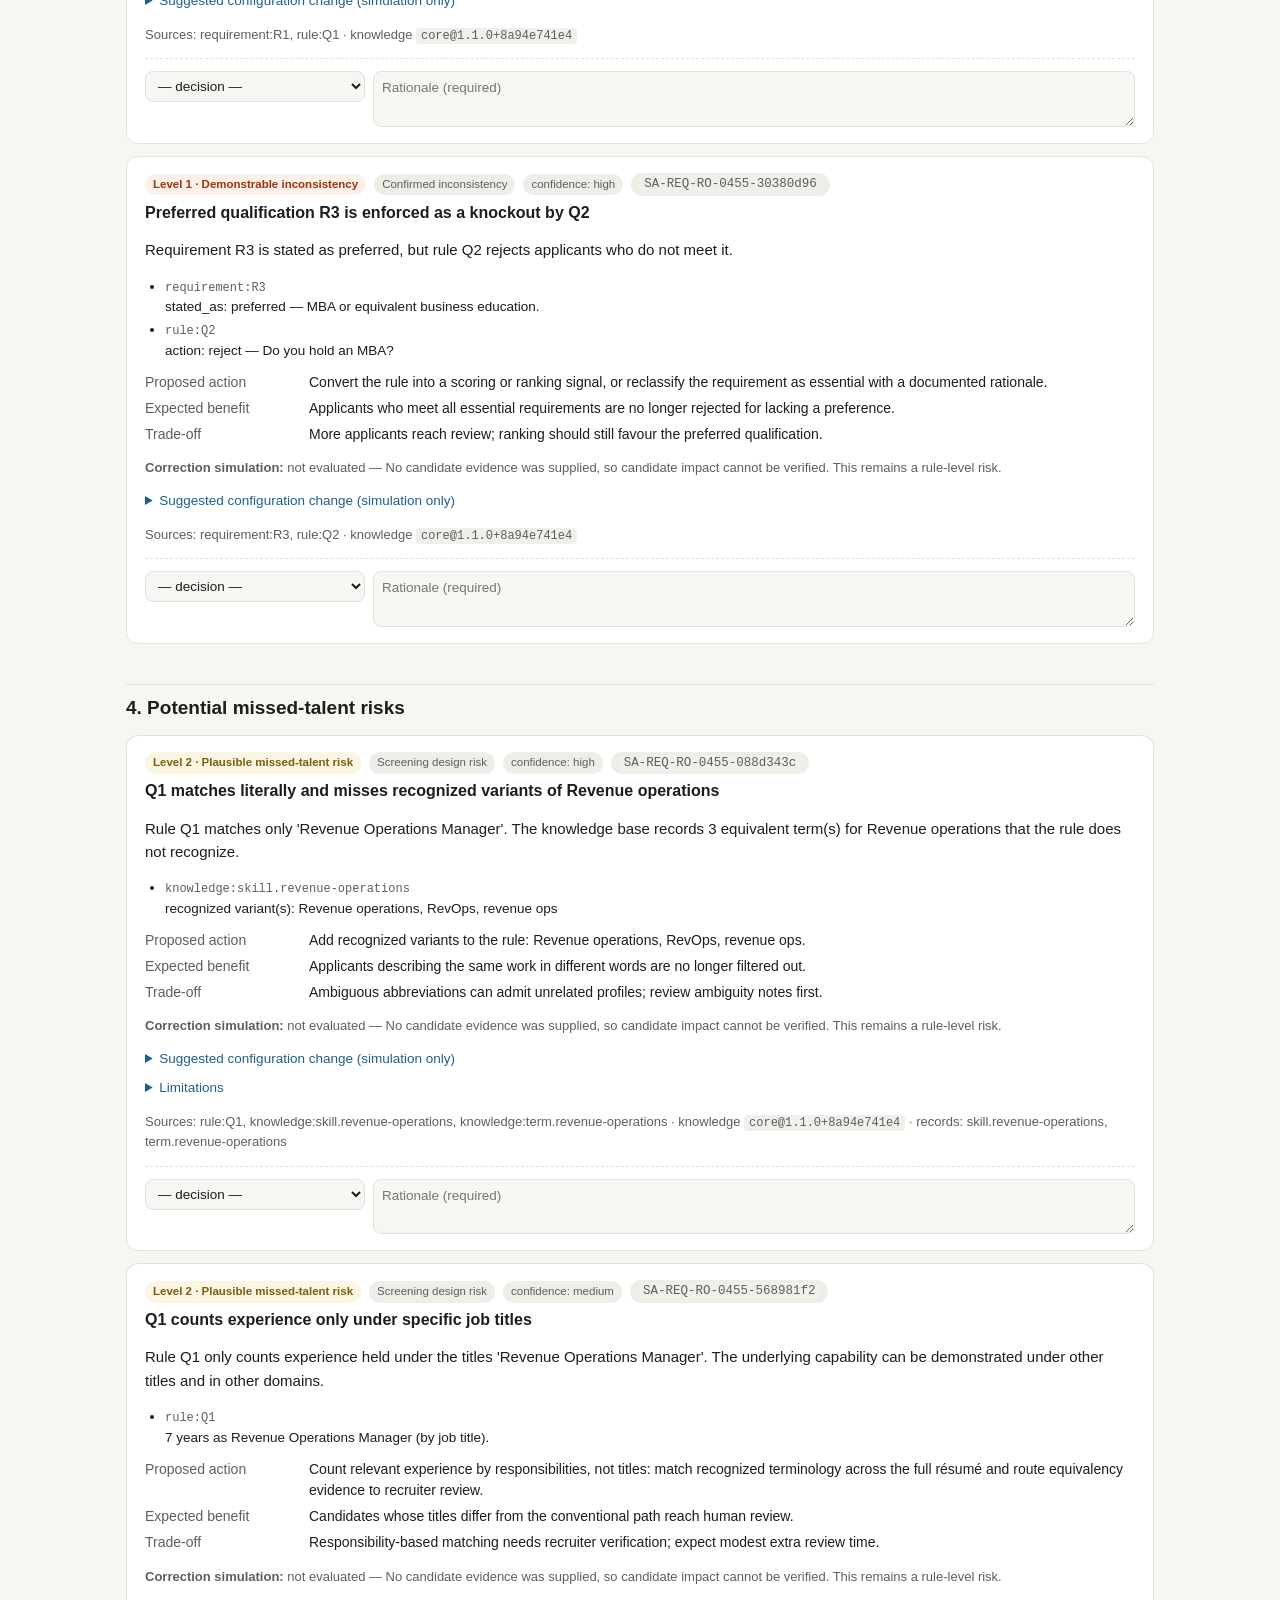
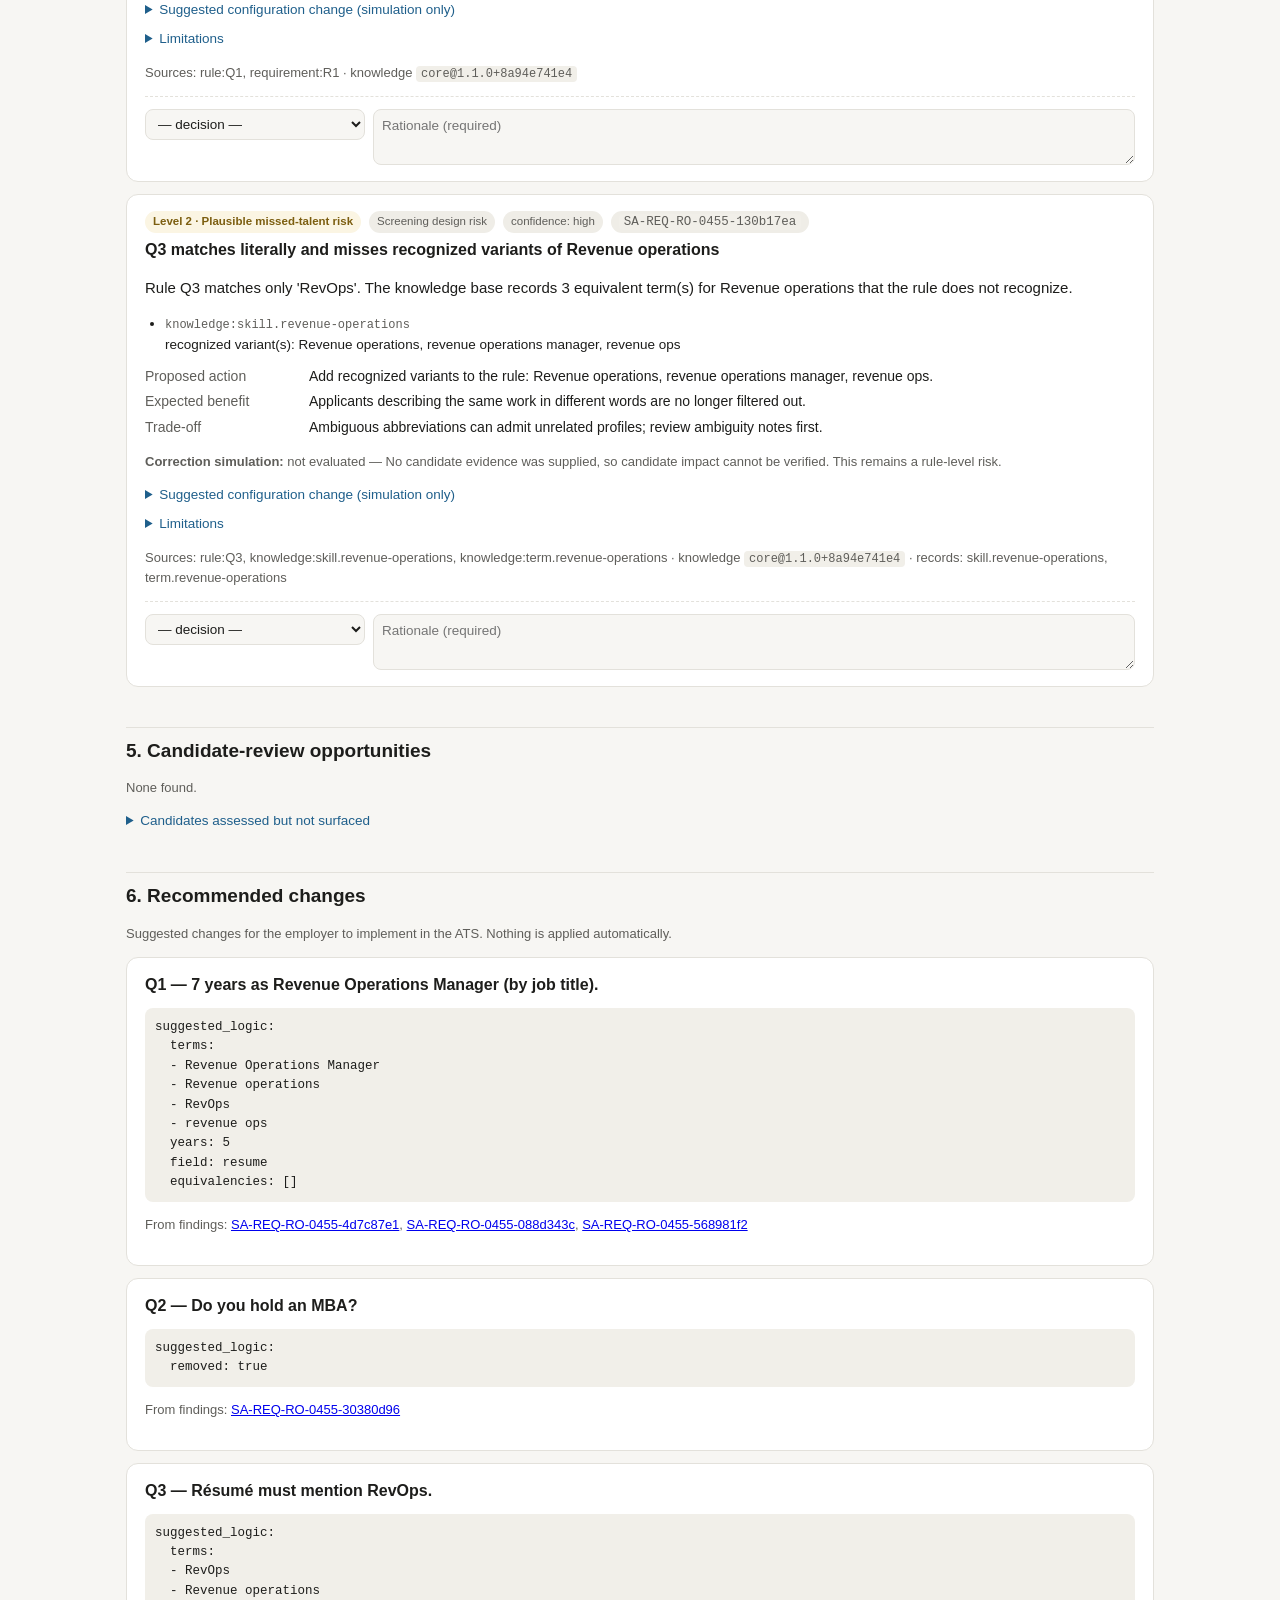
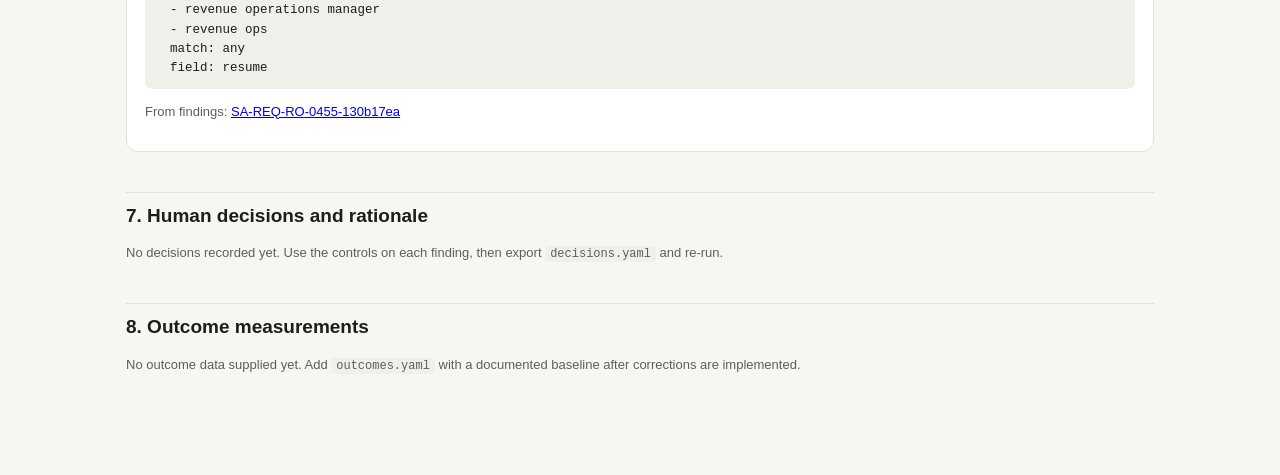
<file: samples/REQ-RO-0455/report.html>
<!doctype html>
<html lang="en"><head><meta charset="utf-8"><meta name="viewport" content="width=device-width,initial-scale=1">
<title>Assurance · REQ-RO-0455</title><style>
:root{--bg:#f7f6f3;--surface:#ffffff;--ink:#1d1d1b;--muted:#5f5e5a;--line:#e3e1db;--accent:#1f5f8b;
--l1:#9a3412;--l1bg:#fdf0e8;--l2:#7c5e10;--l2bg:#fbf5e3;--l3:#1e6b3a;--l3bg:#e9f5ee;--ok:#1e6b3a;--warn:#9a3412;
--chip:#efede7;--code:#f1efe9}
@media (prefers-color-scheme:dark){:root:not([data-theme=light]){--bg:#151514;--surface:#1e1e1c;--ink:#ecebe6;--muted:#a3a19a;
--line:#34332f;--accent:#7cb4dd;--l1:#f0a27a;--l1bg:#3a2419;--l2:#e2c473;--l2bg:#352d17;--l3:#8fd1a6;--l3bg:#1b3125;
--ok:#8fd1a6;--warn:#f0a27a;--chip:#2a2926;--code:#262522}}
*{box-sizing:border-box}
body{margin:0;background:var(--bg);color:var(--ink);font:15px/1.55 -apple-system,BlinkMacSystemFont,"Segoe UI",Inter,Roboto,Helvetica,Arial,sans-serif}
header.top{background:var(--surface);border-bottom:1px solid var(--line);padding:28px 16px 20px}
.wrap{max-width:1060px;margin:0 auto;padding:0 16px}
h1{font-size:26px;line-height:1.25;margin:0 0 6px;letter-spacing:-.01em}
h2{font-size:19px;margin:40px 0 12px;padding-top:8px;border-top:1px solid var(--line)}
h3{font-size:16px;margin:0 0 6px;line-height:1.35}
.meta{color:var(--muted);font-size:13px}
.meta code{font-size:12px}
code{background:var(--code);padding:1px 5px;border-radius:4px;font:12.5px/1.4 ui-monospace,SFMono-Regular,Menlo,monospace}
.note{border-left:3px solid var(--accent);padding:8px 12px;background:var(--surface);color:var(--muted);font-size:13.5px;margin:16px 0}
.stats{display:grid;grid-template-columns:repeat(auto-fit,minmax(150px,1fr));gap:10px;margin:18px 0 6px}
.stat{background:var(--surface);border:1px solid var(--line);border-radius:10px;padding:12px 14px}
.stat b{display:block;font-size:24px;line-height:1.1}
.stat span{color:var(--muted);font-size:12.5px}
nav.toc{display:flex;flex-wrap:wrap;gap:6px;margin:14px 0 0}
nav.toc a{font-size:12.5px;color:var(--accent);text-decoration:none;background:var(--chip);padding:3px 9px;border-radius:999px}
.tbl{width:100%;overflow-x:auto}
table{border-collapse:collapse;width:100%;font-size:13.5px;background:var(--surface);border:1px solid var(--line);border-radius:8px}
th,td{text-align:left;vertical-align:top;padding:8px 10px;border-bottom:1px solid var(--line)}
th{font-weight:600;color:var(--muted);font-size:12px;text-transform:uppercase;letter-spacing:.03em}
tr:last-child td{border-bottom:0}
.card{background:var(--surface);border:1px solid var(--line);border-radius:12px;padding:16px 18px;margin:12px 0}
.card .head{display:flex;gap:8px;align-items:center;flex-wrap:wrap;margin-bottom:6px}
.badge{font-size:11.5px;font-weight:600;padding:2px 8px;border-radius:999px;white-space:nowrap}
.b1{color:var(--l1);background:var(--l1bg)}.b2{color:var(--l2);background:var(--l2bg)}.b3{color:var(--l3);background:var(--l3bg)}
.chip{font-size:11.5px;color:var(--muted);background:var(--chip);padding:2px 8px;border-radius:999px}
.kv{display:grid;grid-template-columns:150px 1fr;gap:4px 14px;font-size:14px;margin:10px 0}
.kv dt{color:var(--muted)}.kv dd{margin:0}
ul{margin:4px 0 8px;padding-left:20px}
li{margin:2px 0}
.ev{font-size:13.5px}
.ev .src{color:var(--muted);font:12px ui-monospace,SFMono-Regular,Menlo,monospace}
details{margin-top:8px}
summary{cursor:pointer;color:var(--accent);font-size:13.5px}
.decision{margin-top:12px;padding-top:12px;border-top:1px dashed var(--line);display:grid;grid-template-columns:220px 1fr;gap:8px;align-items:start}
.decision select,.decision textarea,.who input{font:inherit;font-size:13.5px;color:var(--ink);background:var(--bg);border:1px solid var(--line);border-radius:8px;padding:6px 8px;width:100%}
.decision textarea{min-height:38px;resize:vertical}
.decided{font-size:13.5px;color:var(--ok)}
.st-evidenced,.st-alternative_path{color:var(--ok)}.st-not_evidenced,.st-protected_missing,.st-insufficient{color:var(--warn)}
.st-pending_clarification{color:var(--muted)}
.bar{position:sticky;bottom:0;background:var(--surface);border-top:1px solid var(--line);padding:10px 0;margin-top:40px}
.bar .wrap{display:flex;gap:10px;align-items:center;flex-wrap:wrap}
.who{display:flex;gap:8px;align-items:center;flex:1;min-width:240px}
.who input{max-width:280px}
button{font:inherit;font-size:14px;border:0;border-radius:8px;padding:8px 14px;background:var(--accent);color:#fff;cursor:pointer}
button.ghost{background:var(--chip);color:var(--ink)}
#count{color:var(--muted);font-size:13px}
pre{background:var(--code);padding:10px;border-radius:8px;overflow:auto;font-size:12.5px}
@media (max-width:640px){.bar{position:static}.kv{grid-template-columns:1fr}.decision{grid-template-columns:1fr}h1{font-size:22px}}
</style></head>
<body data-req="REQ-RO-0455">
<header class="top"><div class="wrap">
<div class="meta">Screening Assurance · requisition assurance report</div>
<h1>Revenue Operations Manager <span class="meta">(REQ-RO-0455)</span></h1>
<div class="meta">job family <code>revenue-operations</code> · knowledge <code>core@1.1.0+8a94e741e4</code> · engine 0.2.0 · run 2026-11-03T12:00:00Z</div>
<div class="stats">
<div class="stat"><b>2</b><span>demonstrable inconsistencies</span></div>
<div class="stat"><b>3</b><span>risks &amp; review opportunities</span></div>
<div class="stat"><b>0<span style="font-size:14px"> / 0</span></b><span>candidates surfaced for review</span></div>
<div class="stat"><b>0</b><span>measured outcomes</span></div>
<div class="stat"><b>5</b><span>awaiting decision</span></div>
</div>
<nav class="toc"><a href="#s1">1 Requirements</a><a href="#s2">2 Rules</a><a href="#s3">3 Inconsistencies</a><a href="#s4">4 Risks</a><a href="#s5">5 Candidates</a><a href="#s6">6 Changes</a><a href="#s7">7 Decisions</a><a href="#s8">8 Outcomes</a></nav>
</div></header>
<main class="wrap">
<div class="note">This report recommends changes and human review. It does not reject, advance or hire anyone, and it never claims a candidate was wrongly excluded. Level 1 findings are established by the supplied materials; Level 2 findings need human judgement; Level 3 findings are measured outcomes.</div>
<p class="meta">Inputs received: job description: <code>supplied</code> · screening configuration: <code>recruiter_documentation</code> · candidate evidence: <code>not_supplied</code></p>
<details open><summary>Limitations of this run</summary><ul><li>Screening rules were supplied as recruiter documentation, not verified ATS configuration. Findings describe the documented rules; the live ATS may differ.</li><li>No authorized candidate evidence was supplied; candidate-pool assurance was not performed.</li><li>Candidate evidence is matched deterministically against the knowledge pack; language-model interpretation is not used in this run.</li></ul></details>
<h2 id="s1">1. Requirements and stated intent</h2>
<div class="tbl"><table><thead><tr><th>ID</th><th>Requirement</th><th>Stated</th><th>Proposed classification</th><th>Basis</th></tr></thead><tbody><tr><td><b>R1</b></td><td>5+ years of revenue operations experience.</td><td>required</td><td>Essential</td><td class="meta">linked to objectives [&#x27;O1&#x27;]</td></tr><tr><td><b>R2</b></td><td>Salesforce administration experience.</td><td>required</td><td>Essential</td><td class="meta">Northwind&#x27;s go-to-market stack runs on Salesforce and this role is its administrator.</td></tr><tr><td><b>R3</b></td><td>MBA or equivalent business education.</td><td>preferred</td><td>Preferred</td><td class="meta">stated as preferred in the posting</td></tr></tbody></table></div>
<p class="meta">🔒 Protected (legal, licensing or employer non-negotiable): no alternative path is ever proposed.</p>
<h2 id="s2">2. Screening rules inspected</h2>
<div class="tbl"><table><thead><tr><th>Rule</th><th>Rule text</th><th>Linked req.</th><th>Status</th><th>Findings</th></tr></thead><tbody><tr><td><b>Q1</b></td><td>7 years as Revenue Operations Manager (by job title).<br><span class="meta">minimum_experience · reject</span></td><td>R1</td><td>correction proposed</td><td><a href=#SA-REQ-RO-0455-4d7c87e1>4d7c87e1</a> <a href=#SA-REQ-RO-0455-088d343c>088d343c</a> <a href=#SA-REQ-RO-0455-568981f2>568981f2</a> </td></tr><tr><td><b>Q2</b></td><td>Do you hold an MBA?<br><span class="meta">knockout_question · reject</span></td><td>R3</td><td>correction proposed</td><td><a href=#SA-REQ-RO-0455-30380d96>30380d96</a> </td></tr><tr><td><b>Q3</b></td><td>Résumé must mention RevOps.<br><span class="meta">keyword_filter · reject</span></td><td>R1</td><td>correction proposed</td><td><a href=#SA-REQ-RO-0455-130b17ea>130b17ea</a> </td></tr></tbody></table></div>
<h2 id="s3">3. Confirmed inconsistencies and protected requirements</h2><article class="card" id="SA-REQ-RO-0455-4d7c87e1"><div class="head"><span class="badge b1">Level 1 · Demonstrable inconsistency</span><span class="chip">Confirmed inconsistency</span><span class="chip">confidence: high</span><span class="chip"><code>SA-REQ-RO-0455-4d7c87e1</code></span></div><h3>Q1 requires 7 years; the posting asks for 5</h3><p>Requirement R1 states 5+ years, but rule Q1 enforces 7 years.</p><ul><li class="ev"><span class="src">requirement:R1</span><br>5+ years of revenue operations experience.</li><li class="ev"><span class="src">rule:Q1</span><br>years: 7 — 7 years as Revenue Operations Manager (by job title).</li></ul><dl class="kv"><dt>Proposed action</dt><dd>Align the rule threshold with the posted requirement (5 years), or update the posting if the higher threshold is genuinely required.</dd><dt>Expected benefit</dt><dd>Applicants who meet the posted threshold are no longer silently excluded.</dd><dt>Trade-off</dt><dd>None if the posting reflects the real need.</dd></dl><p class="meta"><b>Correction simulation:</b> not evaluated — No candidate evidence was supplied, so candidate impact cannot be verified. This remains a rule-level risk.</p><details><summary>Suggested configuration change (simulation only)</summary><pre>years: 5
</pre></details><p class="meta">Sources: requirement:R1, rule:Q1 · knowledge <code>core@1.1.0+8a94e741e4</code></p><div class="decision" data-fid="SA-REQ-RO-0455-4d7c87e1"><select aria-label="Decision"><option value="">— decision —</option><option value="accepted">Accept</option><option value="rejected">Reject</option><option value="deferred">Defer</option><option value="requested_evidence">Request evidence</option><option value="confirmed_necessary">Confirm requirement is necessary</option><option value="reclassified_preferred">Reclassify as preferred</option><option value="approved_candidate_review">Approve candidate review</option></select><textarea placeholder="Rationale (required)" aria-label="Rationale"></textarea></div></article><article class="card" id="SA-REQ-RO-0455-30380d96"><div class="head"><span class="badge b1">Level 1 · Demonstrable inconsistency</span><span class="chip">Confirmed inconsistency</span><span class="chip">confidence: high</span><span class="chip"><code>SA-REQ-RO-0455-30380d96</code></span></div><h3>Preferred qualification R3 is enforced as a knockout by Q2</h3><p>Requirement R3 is stated as preferred, but rule Q2 rejects applicants who do not meet it.</p><ul><li class="ev"><span class="src">requirement:R3</span><br>stated_as: preferred — MBA or equivalent business education.</li><li class="ev"><span class="src">rule:Q2</span><br>action: reject — Do you hold an MBA?</li></ul><dl class="kv"><dt>Proposed action</dt><dd>Convert the rule into a scoring or ranking signal, or reclassify the requirement as essential with a documented rationale.</dd><dt>Expected benefit</dt><dd>Applicants who meet all essential requirements are no longer rejected for lacking a preference.</dd><dt>Trade-off</dt><dd>More applicants reach review; ranking should still favour the preferred qualification.</dd></dl><p class="meta"><b>Correction simulation:</b> not evaluated — No candidate evidence was supplied, so candidate impact cannot be verified. This remains a rule-level risk.</p><details><summary>Suggested configuration change (simulation only)</summary><pre>removed: true
</pre></details><p class="meta">Sources: requirement:R3, rule:Q2 · knowledge <code>core@1.1.0+8a94e741e4</code></p><div class="decision" data-fid="SA-REQ-RO-0455-30380d96"><select aria-label="Decision"><option value="">— decision —</option><option value="accepted">Accept</option><option value="rejected">Reject</option><option value="deferred">Defer</option><option value="requested_evidence">Request evidence</option><option value="confirmed_necessary">Confirm requirement is necessary</option><option value="reclassified_preferred">Reclassify as preferred</option><option value="approved_candidate_review">Approve candidate review</option></select><textarea placeholder="Rationale (required)" aria-label="Rationale"></textarea></div></article>
<h2 id="s4">4. Potential missed-talent risks</h2><article class="card" id="SA-REQ-RO-0455-088d343c"><div class="head"><span class="badge b2">Level 2 · Plausible missed-talent risk</span><span class="chip">Screening design risk</span><span class="chip">confidence: high</span><span class="chip"><code>SA-REQ-RO-0455-088d343c</code></span></div><h3>Q1 matches literally and misses recognized variants of Revenue operations</h3><p>Rule Q1 matches only &#x27;Revenue Operations Manager&#x27;. The knowledge base records 3 equivalent term(s) for Revenue operations that the rule does not recognize.</p><ul><li class="ev"><span class="src">knowledge:skill.revenue-operations</span><br>recognized variant(s): Revenue operations, RevOps, revenue ops</li></ul><dl class="kv"><dt>Proposed action</dt><dd>Add recognized variants to the rule: Revenue operations, RevOps, revenue ops.</dd><dt>Expected benefit</dt><dd>Applicants describing the same work in different words are no longer filtered out.</dd><dt>Trade-off</dt><dd>Ambiguous abbreviations can admit unrelated profiles; review ambiguity notes first.</dd></dl><p class="meta"><b>Correction simulation:</b> not evaluated — No candidate evidence was supplied, so candidate impact cannot be verified. This remains a rule-level risk.</p><details><summary>Suggested configuration change (simulation only)</summary><pre>add_terms:
- Revenue operations
- RevOps
- revenue ops
</pre></details><details><summary>Limitations</summary><ul><li>Synonyms improve recognition; they do not establish competence.</li><li>Terminology only; scope of revenue operations roles varies by organization.</li><li>Closely related (not equivalent) terms not proposed: commercial operations, sales operations, sales ops. Verify case by case.</li></ul></details><p class="meta">Sources: rule:Q1, knowledge:skill.revenue-operations, knowledge:term.revenue-operations · knowledge <code>core@1.1.0+8a94e741e4</code> · records: skill.revenue-operations, term.revenue-operations</p><div class="decision" data-fid="SA-REQ-RO-0455-088d343c"><select aria-label="Decision"><option value="">— decision —</option><option value="accepted">Accept</option><option value="rejected">Reject</option><option value="deferred">Defer</option><option value="requested_evidence">Request evidence</option><option value="confirmed_necessary">Confirm requirement is necessary</option><option value="reclassified_preferred">Reclassify as preferred</option><option value="approved_candidate_review">Approve candidate review</option></select><textarea placeholder="Rationale (required)" aria-label="Rationale"></textarea></div></article><article class="card" id="SA-REQ-RO-0455-568981f2"><div class="head"><span class="badge b2">Level 2 · Plausible missed-talent risk</span><span class="chip">Screening design risk</span><span class="chip">confidence: medium</span><span class="chip"><code>SA-REQ-RO-0455-568981f2</code></span></div><h3>Q1 counts experience only under specific job titles</h3><p>Rule Q1 only counts experience held under the titles &#x27;Revenue Operations Manager&#x27;. The underlying capability can be demonstrated under other titles and in other domains.</p><ul><li class="ev"><span class="src">rule:Q1</span><br>7 years as Revenue Operations Manager (by job title).</li></ul><dl class="kv"><dt>Proposed action</dt><dd>Count relevant experience by responsibilities, not titles: match recognized terminology across the full résumé and route equivalency evidence to recruiter review.</dd><dt>Expected benefit</dt><dd>Candidates whose titles differ from the conventional path reach human review.</dd><dt>Trade-off</dt><dd>Responsibility-based matching needs recruiter verification; expect modest extra review time.</dd></dl><p class="meta"><b>Correction simulation:</b> not evaluated — No candidate evidence was supplied, so candidate impact cannot be verified. This remains a rule-level risk.</p><details><summary>Suggested configuration change (simulation only)</summary><pre>field: resume
add_terms:
- Revenue operations
- revenue operations manager
- RevOps
- revenue ops
equivalencies: []
</pre></details><details><summary>Limitations</summary><ul><li>Whether alternative experience is equivalent must be judged by a recruiter or hiring manager.</li><li>Title-based counting may reflect a deliberate employer choice; confirm intent.</li></ul></details><p class="meta">Sources: rule:Q1, requirement:R1 · knowledge <code>core@1.1.0+8a94e741e4</code></p><div class="decision" data-fid="SA-REQ-RO-0455-568981f2"><select aria-label="Decision"><option value="">— decision —</option><option value="accepted">Accept</option><option value="rejected">Reject</option><option value="deferred">Defer</option><option value="requested_evidence">Request evidence</option><option value="confirmed_necessary">Confirm requirement is necessary</option><option value="reclassified_preferred">Reclassify as preferred</option><option value="approved_candidate_review">Approve candidate review</option></select><textarea placeholder="Rationale (required)" aria-label="Rationale"></textarea></div></article><article class="card" id="SA-REQ-RO-0455-130b17ea"><div class="head"><span class="badge b2">Level 2 · Plausible missed-talent risk</span><span class="chip">Screening design risk</span><span class="chip">confidence: high</span><span class="chip"><code>SA-REQ-RO-0455-130b17ea</code></span></div><h3>Q3 matches literally and misses recognized variants of Revenue operations</h3><p>Rule Q3 matches only &#x27;RevOps&#x27;. The knowledge base records 3 equivalent term(s) for Revenue operations that the rule does not recognize.</p><ul><li class="ev"><span class="src">knowledge:skill.revenue-operations</span><br>recognized variant(s): Revenue operations, revenue operations manager, revenue ops</li></ul><dl class="kv"><dt>Proposed action</dt><dd>Add recognized variants to the rule: Revenue operations, revenue operations manager, revenue ops.</dd><dt>Expected benefit</dt><dd>Applicants describing the same work in different words are no longer filtered out.</dd><dt>Trade-off</dt><dd>Ambiguous abbreviations can admit unrelated profiles; review ambiguity notes first.</dd></dl><p class="meta"><b>Correction simulation:</b> not evaluated — No candidate evidence was supplied, so candidate impact cannot be verified. This remains a rule-level risk.</p><details><summary>Suggested configuration change (simulation only)</summary><pre>add_terms:
- Revenue operations
- revenue operations manager
- revenue ops
</pre></details><details><summary>Limitations</summary><ul><li>Synonyms improve recognition; they do not establish competence.</li><li>Terminology only; scope of revenue operations roles varies by organization.</li><li>Closely related (not equivalent) terms not proposed: commercial operations, sales operations, sales ops. Verify case by case.</li></ul></details><p class="meta">Sources: rule:Q3, knowledge:skill.revenue-operations, knowledge:term.revenue-operations · knowledge <code>core@1.1.0+8a94e741e4</code> · records: skill.revenue-operations, term.revenue-operations</p><div class="decision" data-fid="SA-REQ-RO-0455-130b17ea"><select aria-label="Decision"><option value="">— decision —</option><option value="accepted">Accept</option><option value="rejected">Reject</option><option value="deferred">Defer</option><option value="requested_evidence">Request evidence</option><option value="confirmed_necessary">Confirm requirement is necessary</option><option value="reclassified_preferred">Reclassify as preferred</option><option value="approved_candidate_review">Approve candidate review</option></select><textarea placeholder="Rationale (required)" aria-label="Rationale"></textarea></div></article>
<h2 id="s5">5. Candidate-review opportunities</h2><p class="meta">None found.</p>
<details><summary>Candidates assessed but not surfaced</summary><div class="tbl"><table><thead><tr><th>Candidate</th><th>ATS status</th><th>Excluded by</th><th>Reason</th></tr></thead><tbody></tbody></table></div></details>

<h2 id="s6">6. Recommended changes</h2>
<p class="meta">Suggested changes for the employer to implement in the ATS. Nothing is applied automatically.</p><div class="card"><h3>Q1 — 7 years as Revenue Operations Manager (by job title).</h3><pre>suggested_logic:
  terms:
  - Revenue Operations Manager
  - Revenue operations
  - RevOps
  - revenue ops
  years: 5
  field: resume
  equivalencies: []
</pre><p class="meta">From findings: <a href=#SA-REQ-RO-0455-4d7c87e1>SA-REQ-RO-0455-4d7c87e1</a>, <a href=#SA-REQ-RO-0455-088d343c>SA-REQ-RO-0455-088d343c</a>, <a href=#SA-REQ-RO-0455-568981f2>SA-REQ-RO-0455-568981f2</a></p></div><div class="card"><h3>Q2 — Do you hold an MBA?</h3><pre>suggested_logic:
  removed: true
</pre><p class="meta">From findings: <a href=#SA-REQ-RO-0455-30380d96>SA-REQ-RO-0455-30380d96</a></p></div><div class="card"><h3>Q3 — Résumé must mention RevOps.</h3><pre>suggested_logic:
  terms:
  - RevOps
  - Revenue operations
  - revenue operations manager
  - revenue ops
  match: any
  field: resume
</pre><p class="meta">From findings: <a href=#SA-REQ-RO-0455-130b17ea>SA-REQ-RO-0455-130b17ea</a></p></div>
<h2 id="s7">7. Human decisions and rationale</h2>
<p class="meta">No decisions recorded yet. Use the controls on each finding, then export <code>decisions.yaml</code> and re-run.</p>
<h2 id="s8">8. Outcome measurements</h2><p class="meta">No outcome data supplied yet. Add <code>outcomes.yaml</code> with a documented baseline after corrections are implemented.</p>


</main>
<div class="bar"><div class="wrap"><div class="who"><label for="who" class="meta">Reviewer</label><input id="who" placeholder="you@company.com"></div>
<span id="count"></span><button class="ghost" id="show">Preview</button><button id="export">Export decisions.yaml</button></div>
<div class="wrap"><pre id="preview" hidden></pre></div></div>
<script>
const KEY='sa-decisions-'+document.body.dataset.req;
function load(){try{return JSON.parse(localStorage.getItem(KEY)||'{}')}catch(e){return {}}}
function save(s){try{localStorage.setItem(KEY,JSON.stringify(s))}catch(e){}}
const state=load();
function refresh(){let n=0;document.querySelectorAll('[data-fid]').forEach(el=>{if(el.querySelector('select').value)n++});
document.getElementById('count').textContent=n+' decision'+(n==1?'':'s')+' recorded in this browser';}
document.querySelectorAll('[data-fid]').forEach(el=>{const id=el.dataset.fid,sel=el.querySelector('select'),ta=el.querySelector('textarea');
 if(state[id]){sel.value=state[id].d||'';ta.value=state[id].r||''}
 const upd=()=>{state[id]={d:sel.value,r:ta.value};save(state);refresh()};sel.onchange=upd;ta.oninput=upd;});
const who=document.getElementById('who');try{who.value=localStorage.getItem('sa-who')||''}catch(e){}
who.oninput=()=>{try{localStorage.setItem('sa-who',who.value)}catch(e){}};
function q(s){return JSON.stringify(s)}
function build(){const by=who.value.trim()||'reviewer@example.com';const now=new Date().toISOString().slice(0,19)+'Z';
 let y='requisition_id: '+q(document.body.dataset.req)+'\ndecisions:\n';let n=0,missing=[];
 document.querySelectorAll('[data-fid]').forEach(el=>{const d=el.querySelector('select').value,r=el.querySelector('textarea').value.trim();
  if(!d)return; if(!r){missing.push(el.dataset.fid);return}
  n++;y+='  - finding_id: '+q(el.dataset.fid)+'\n    disposition: '+d+'\n    rationale: '+q(r)+'\n    decided_by: '+q(by)+'\n    decided_at: '+q(now)+'\n';});
 if(!n)y+='  []\n';return {y,missing};}
document.getElementById('export').onclick=()=>{const {y,missing}=build();
 if(missing.length&&!confirm('A rationale is required. '+missing.length+' decision(s) without rationale will be left out. Continue?'))return;
 const a=document.createElement('a');a.href=URL.createObjectURL(new Blob([y],{type:'text/yaml'}));a.download='decisions.yaml';a.click();};
document.getElementById('show').onclick=()=>{const p=document.getElementById('preview');p.hidden=!p.hidden;p.textContent=build().y;};
refresh();
</script>
</body></html>
</file>
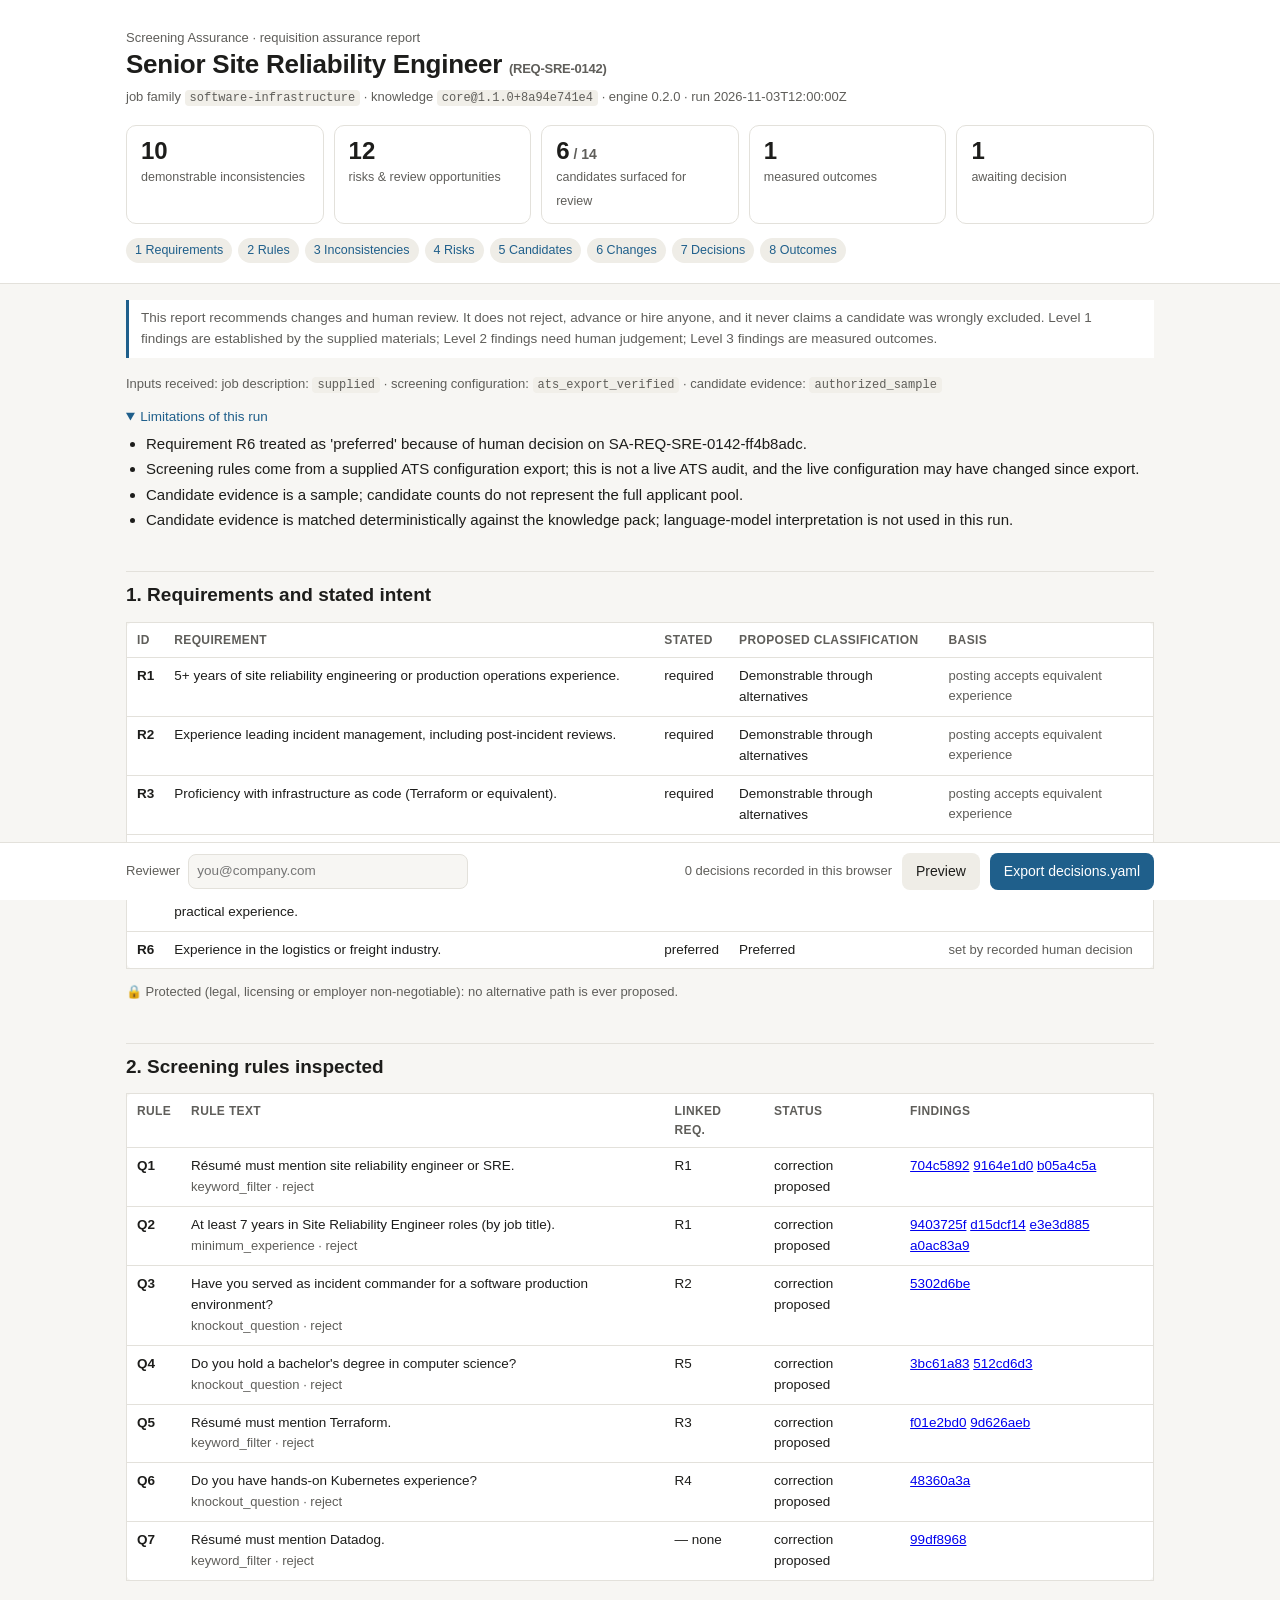
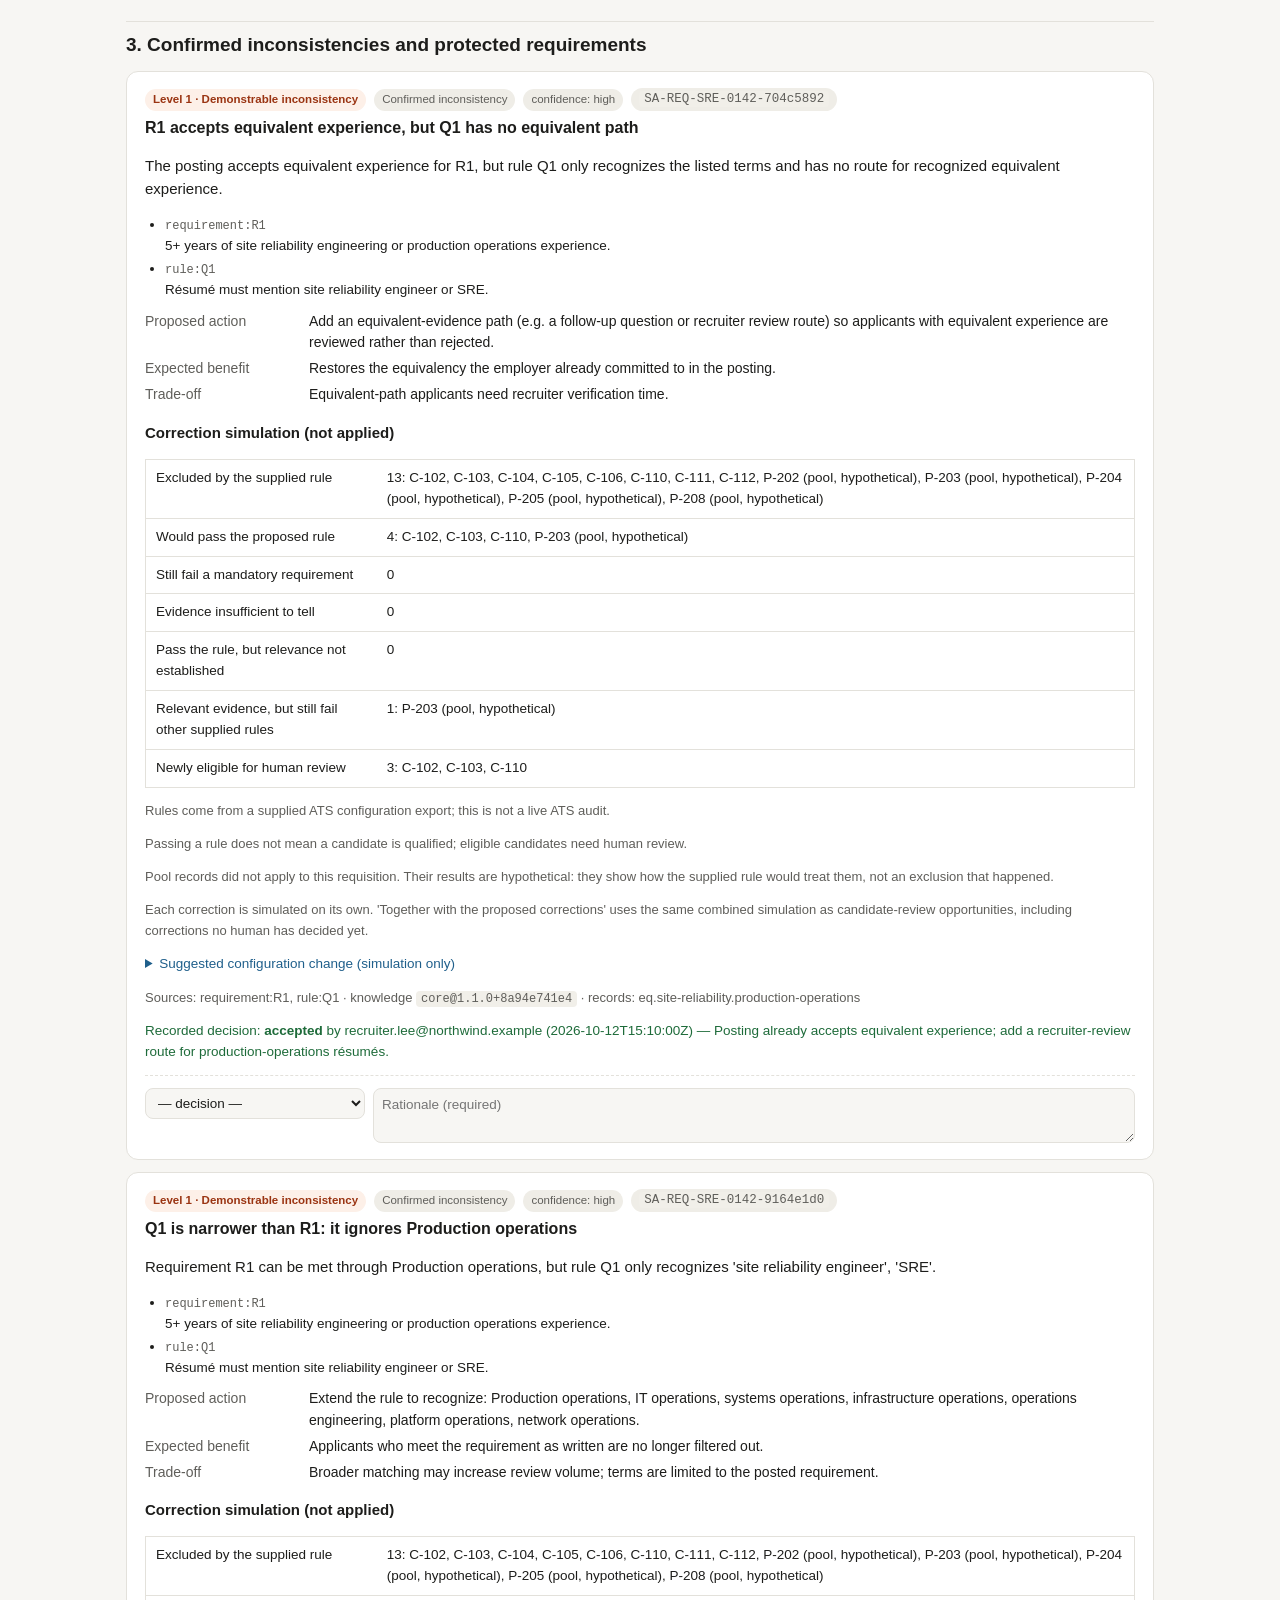
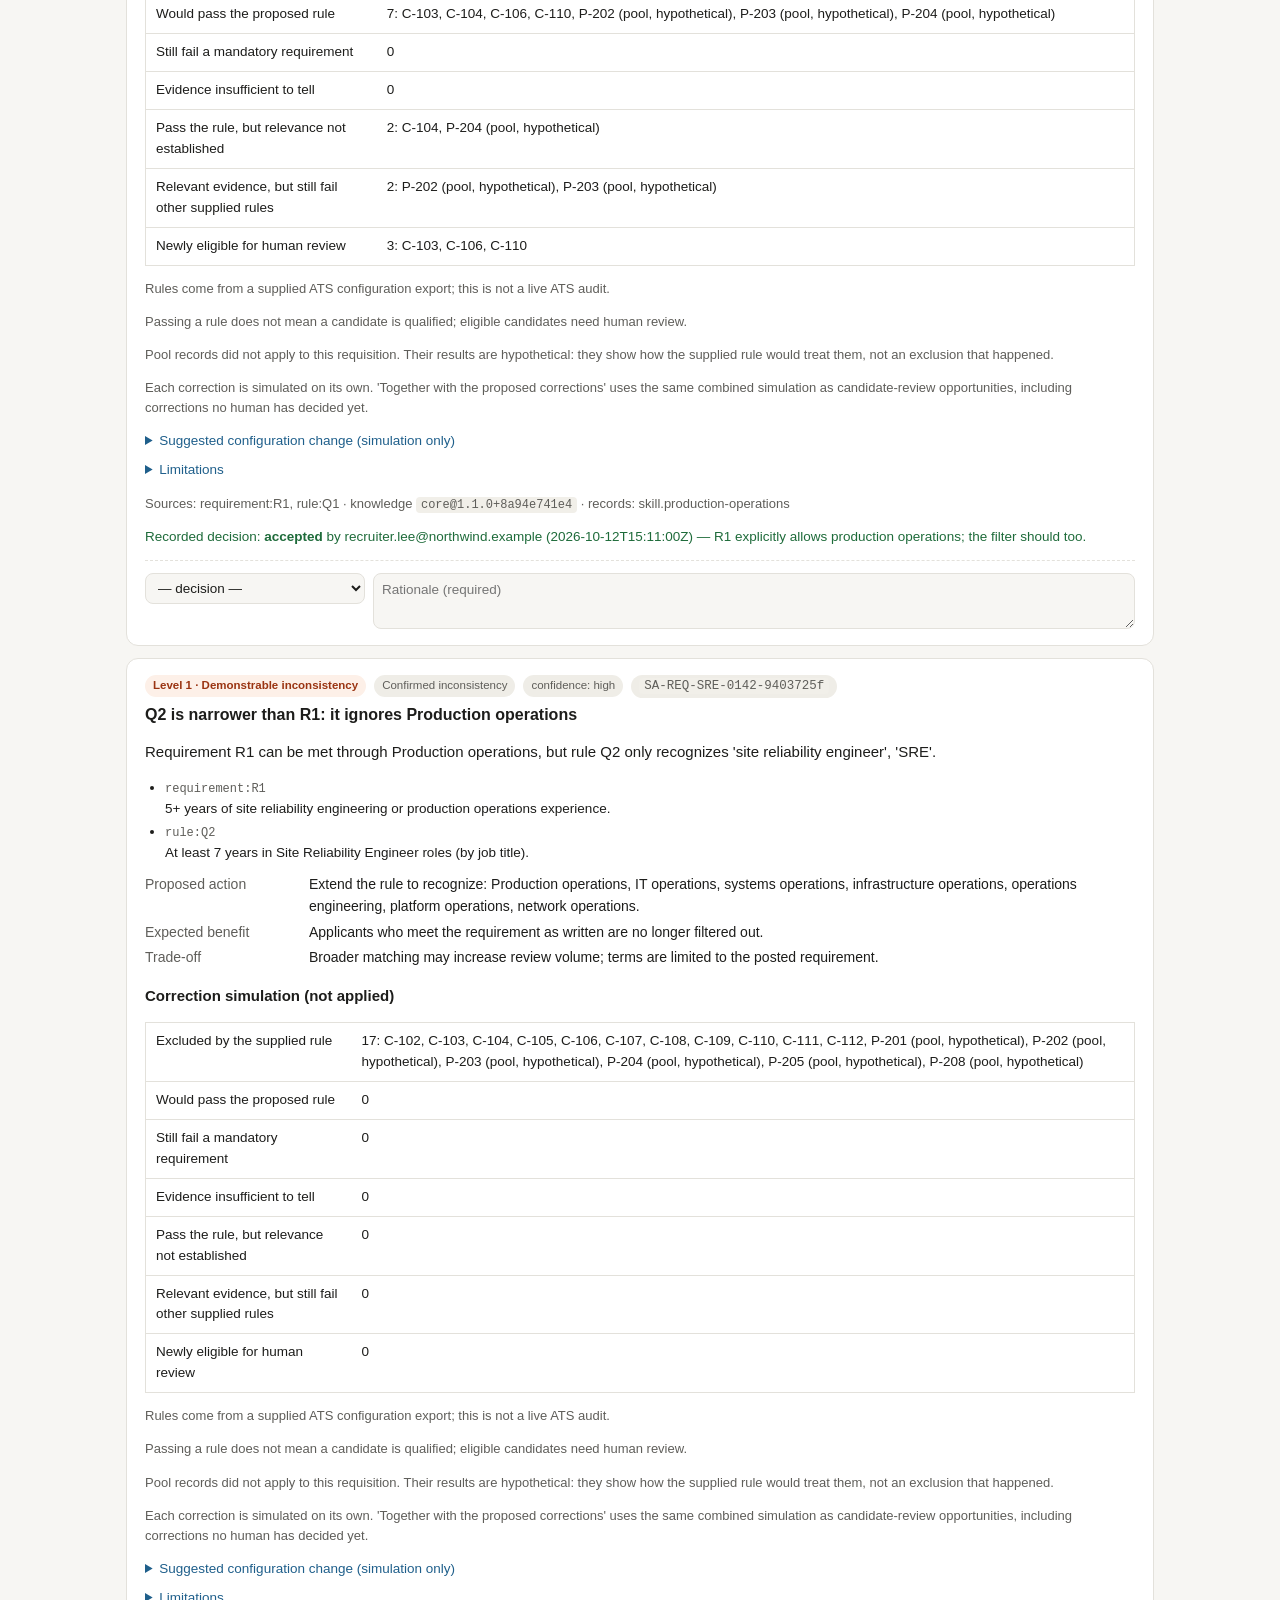
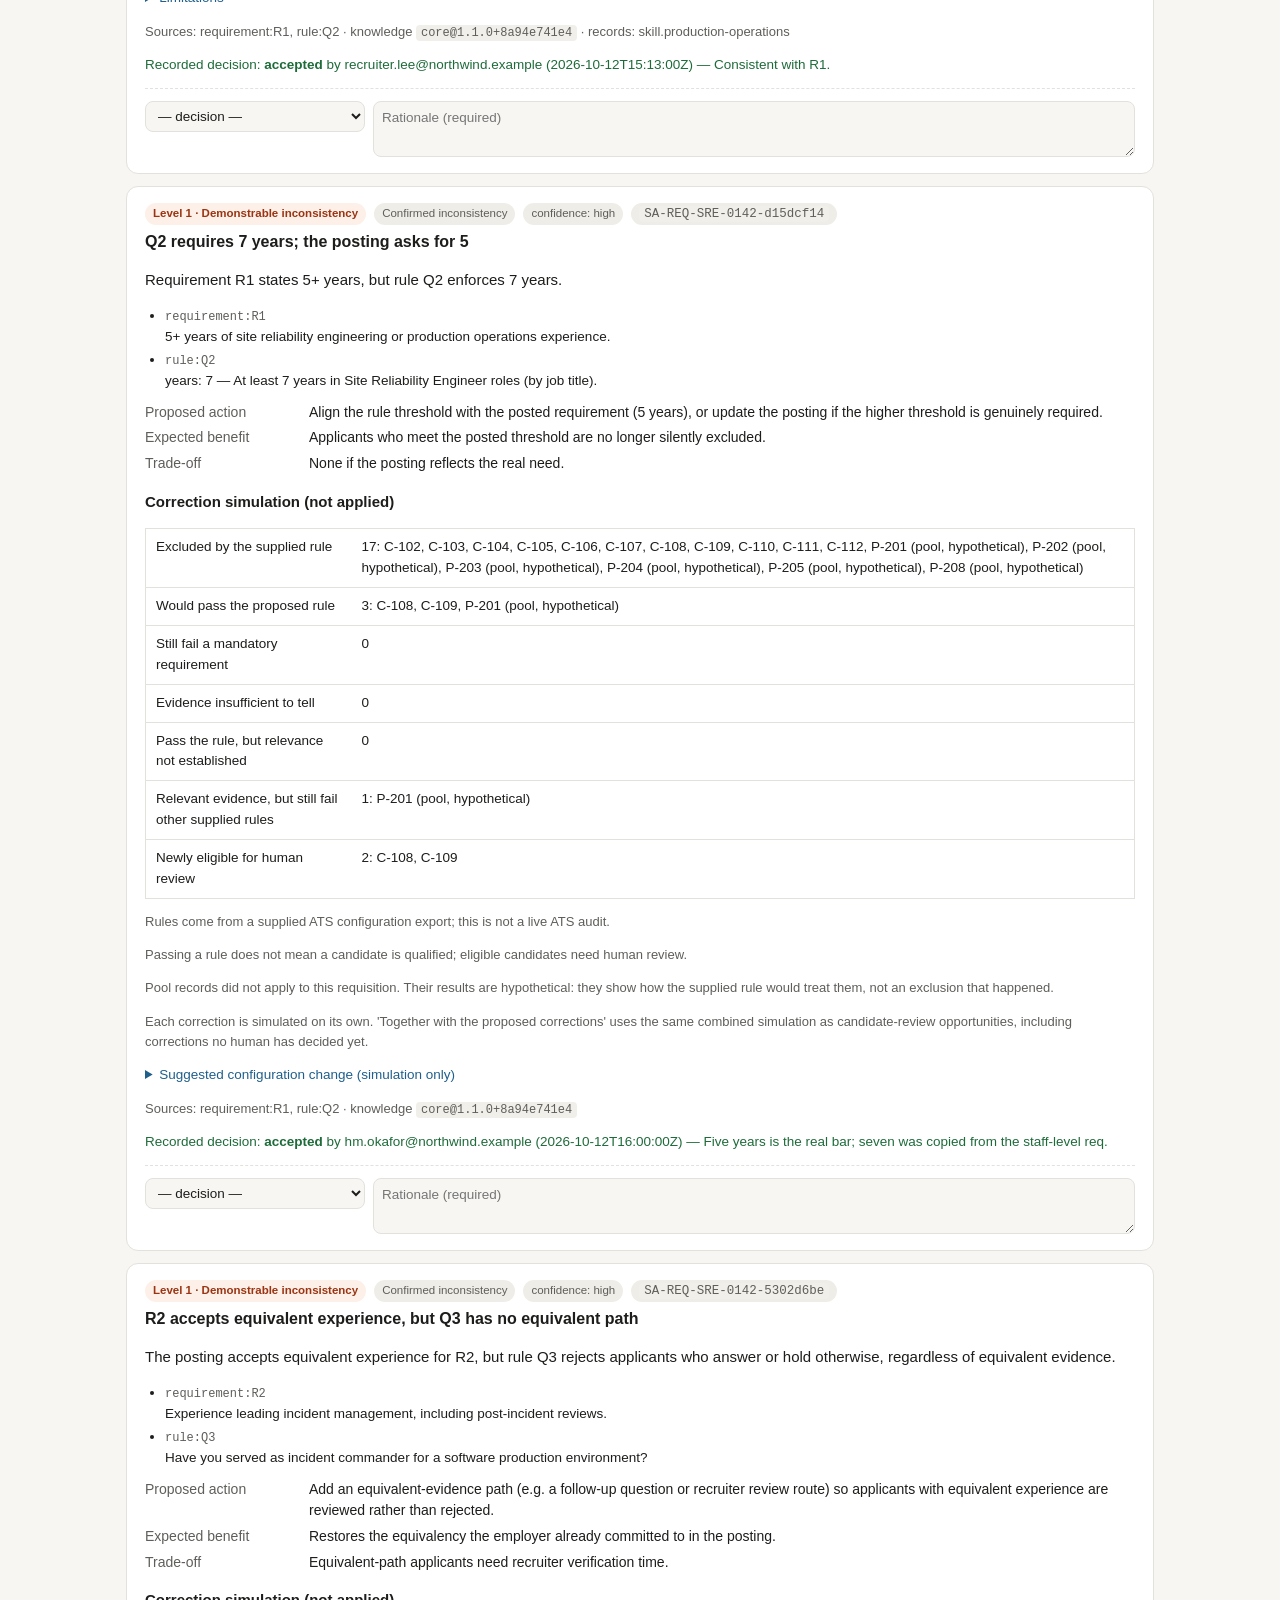
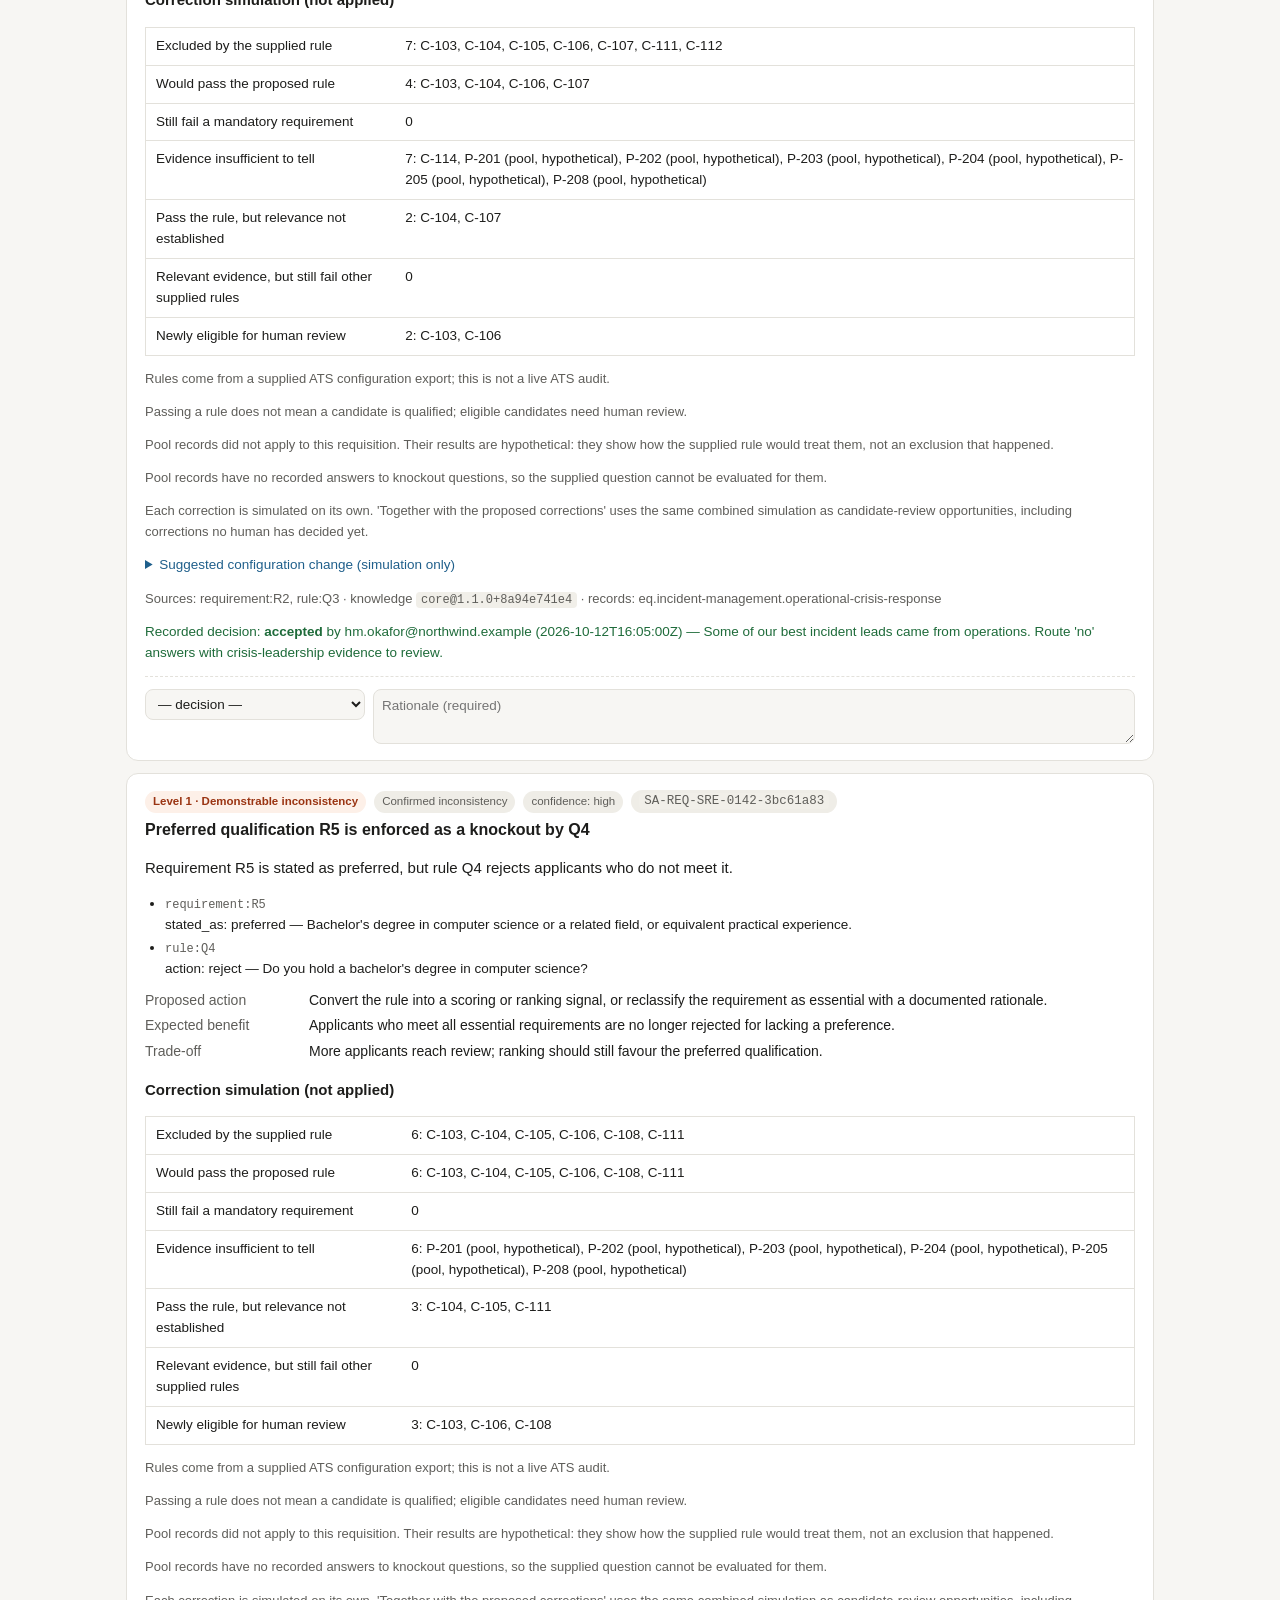
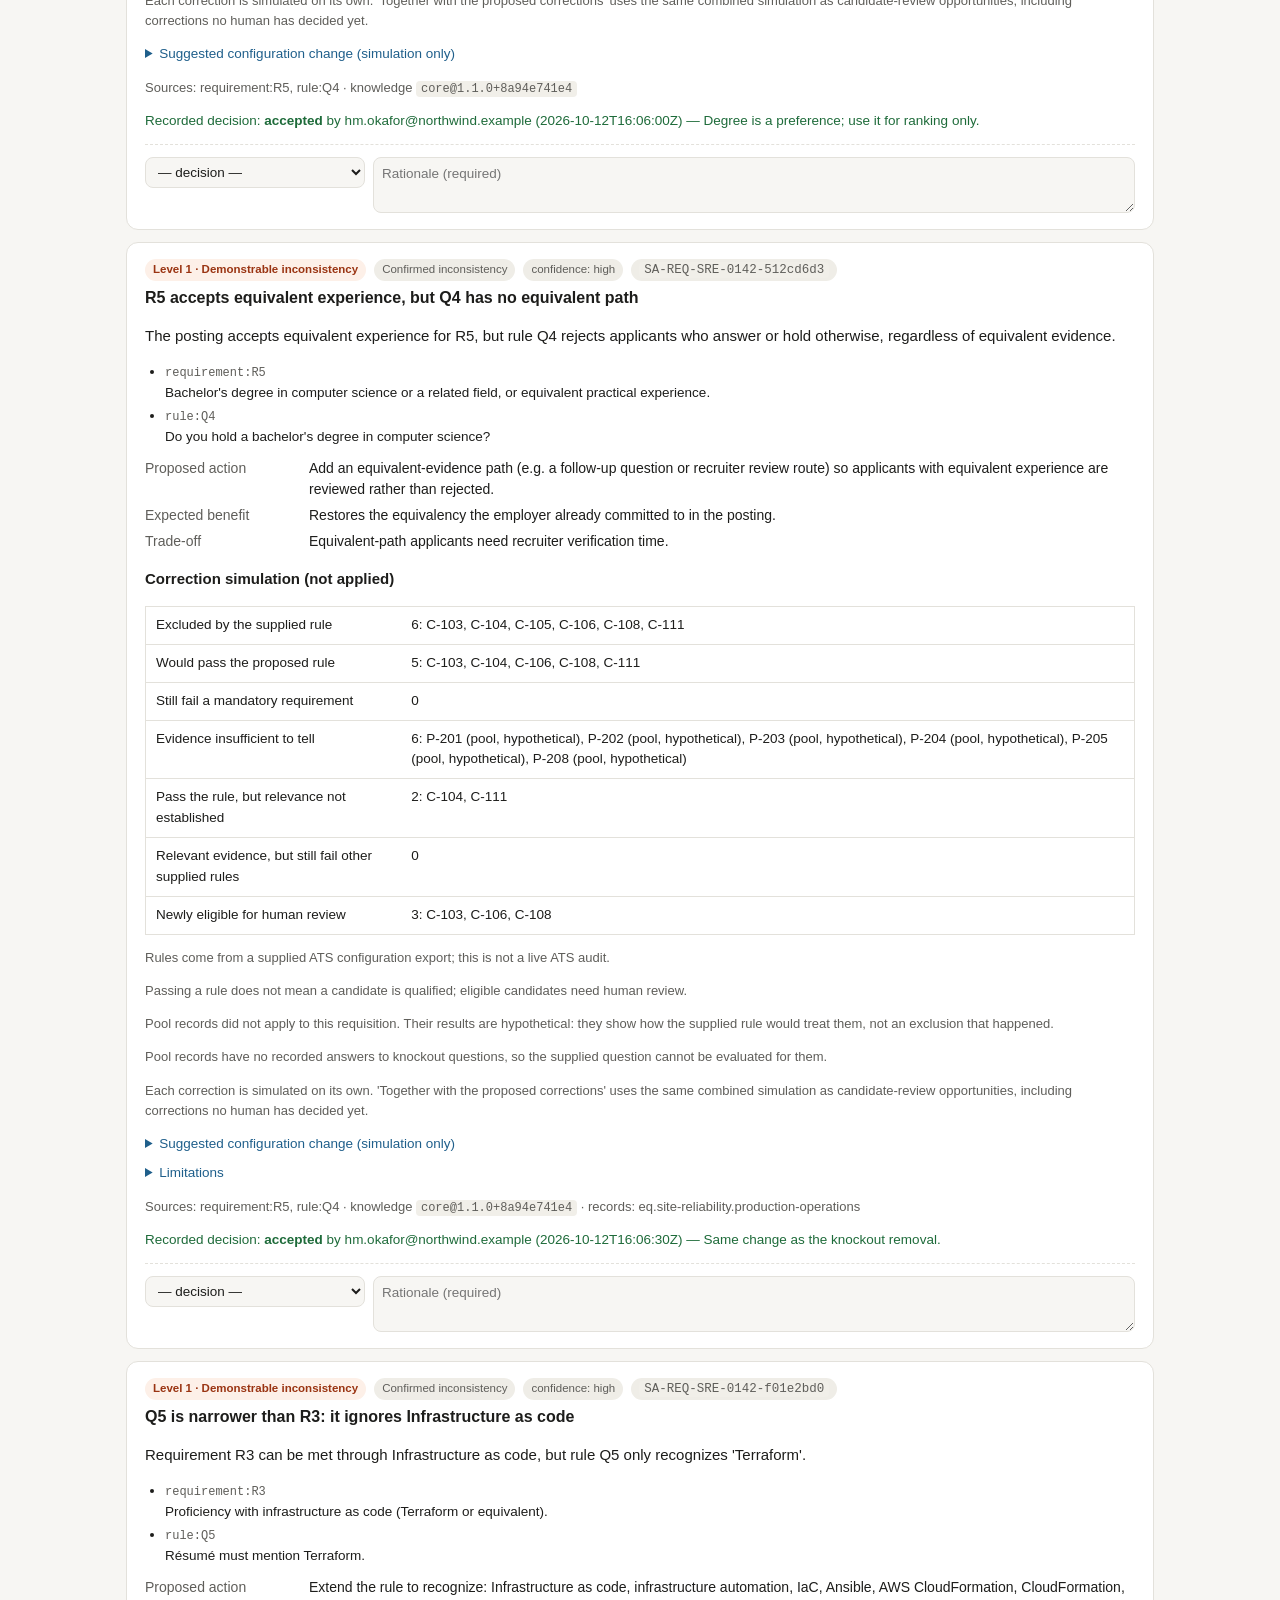
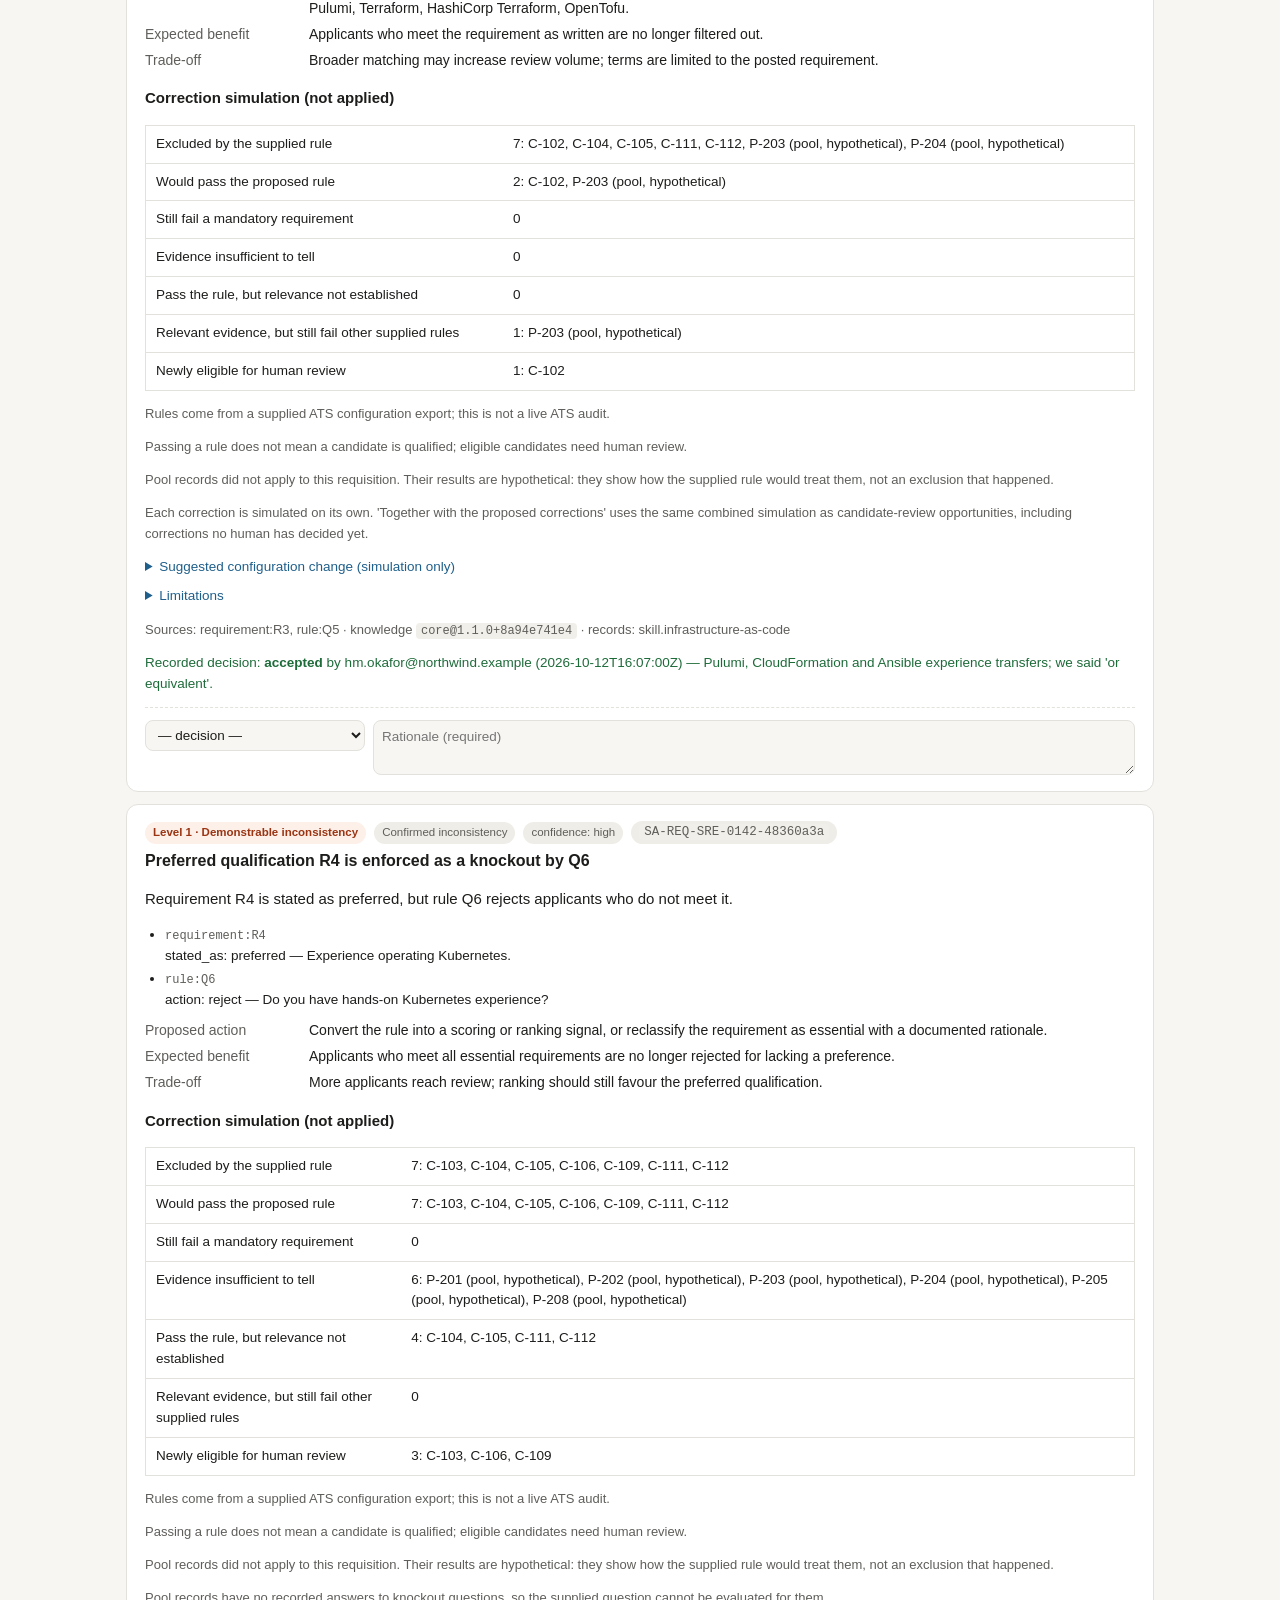
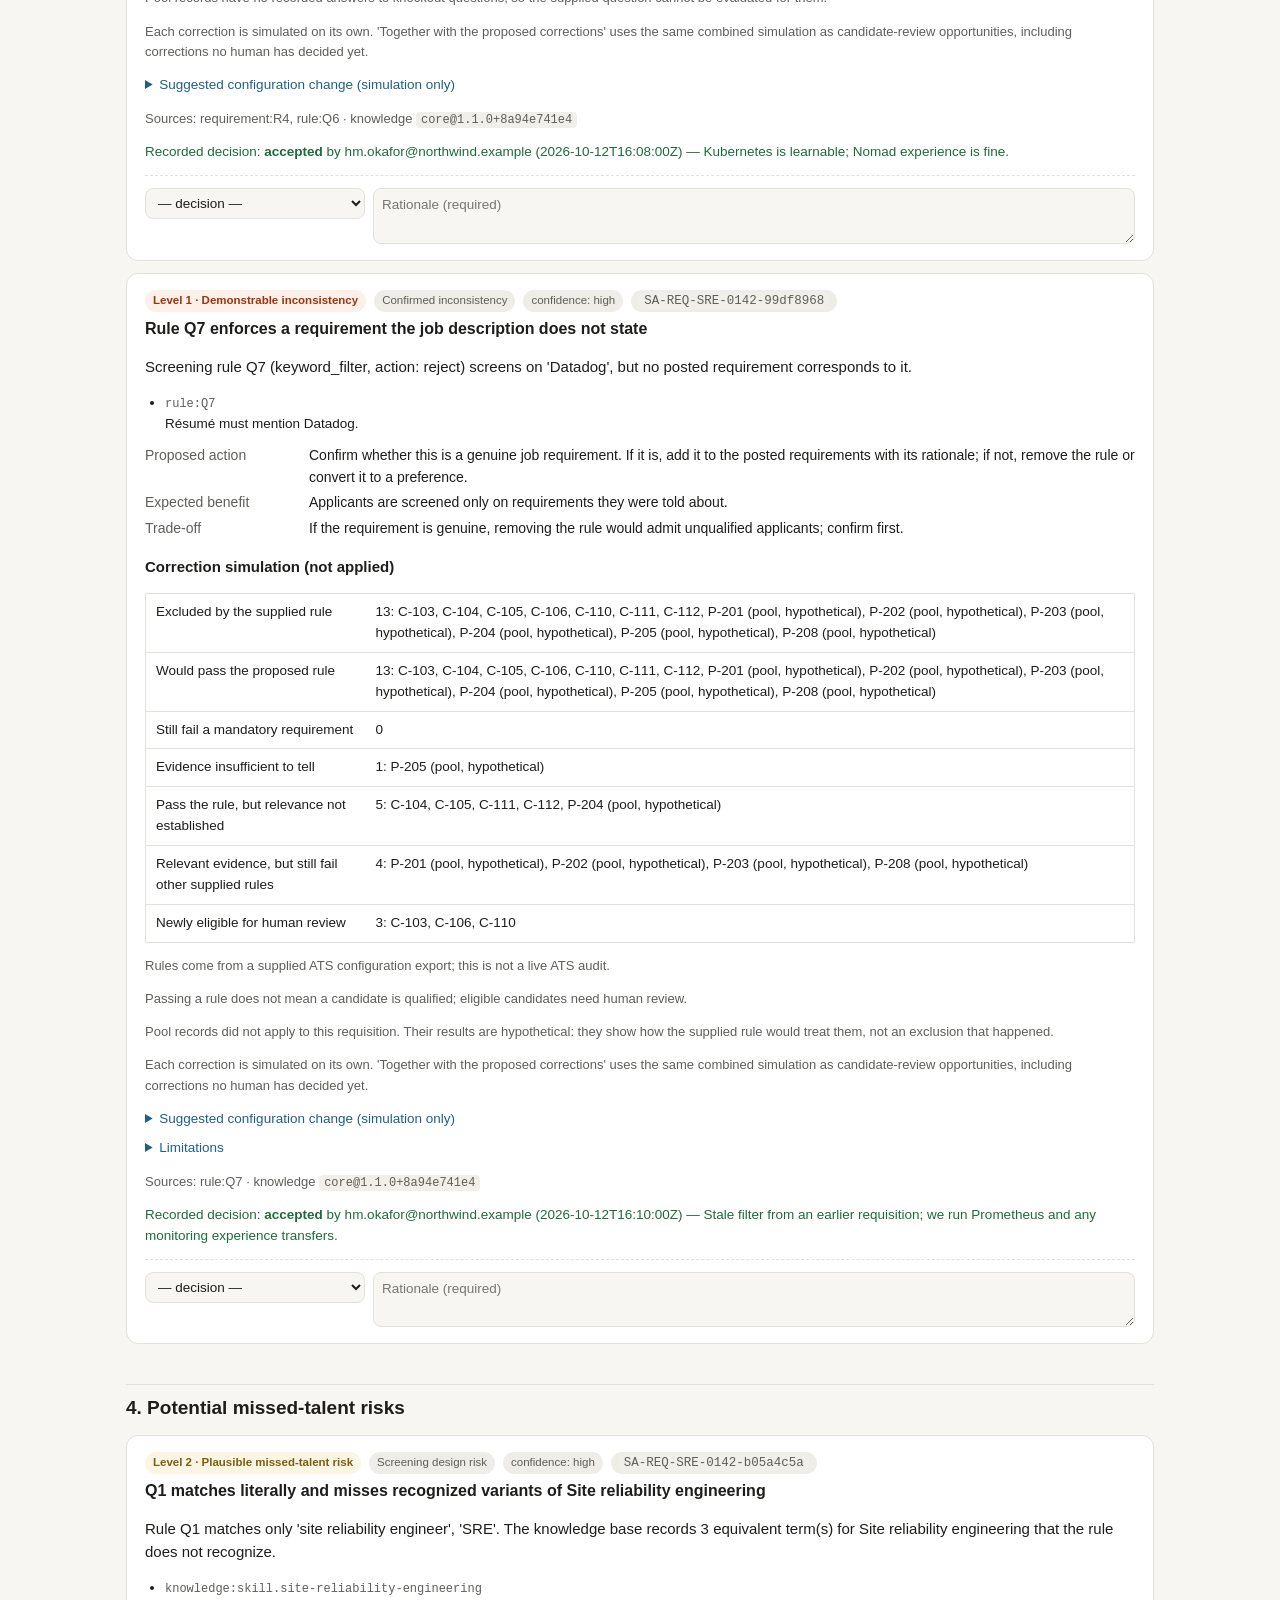
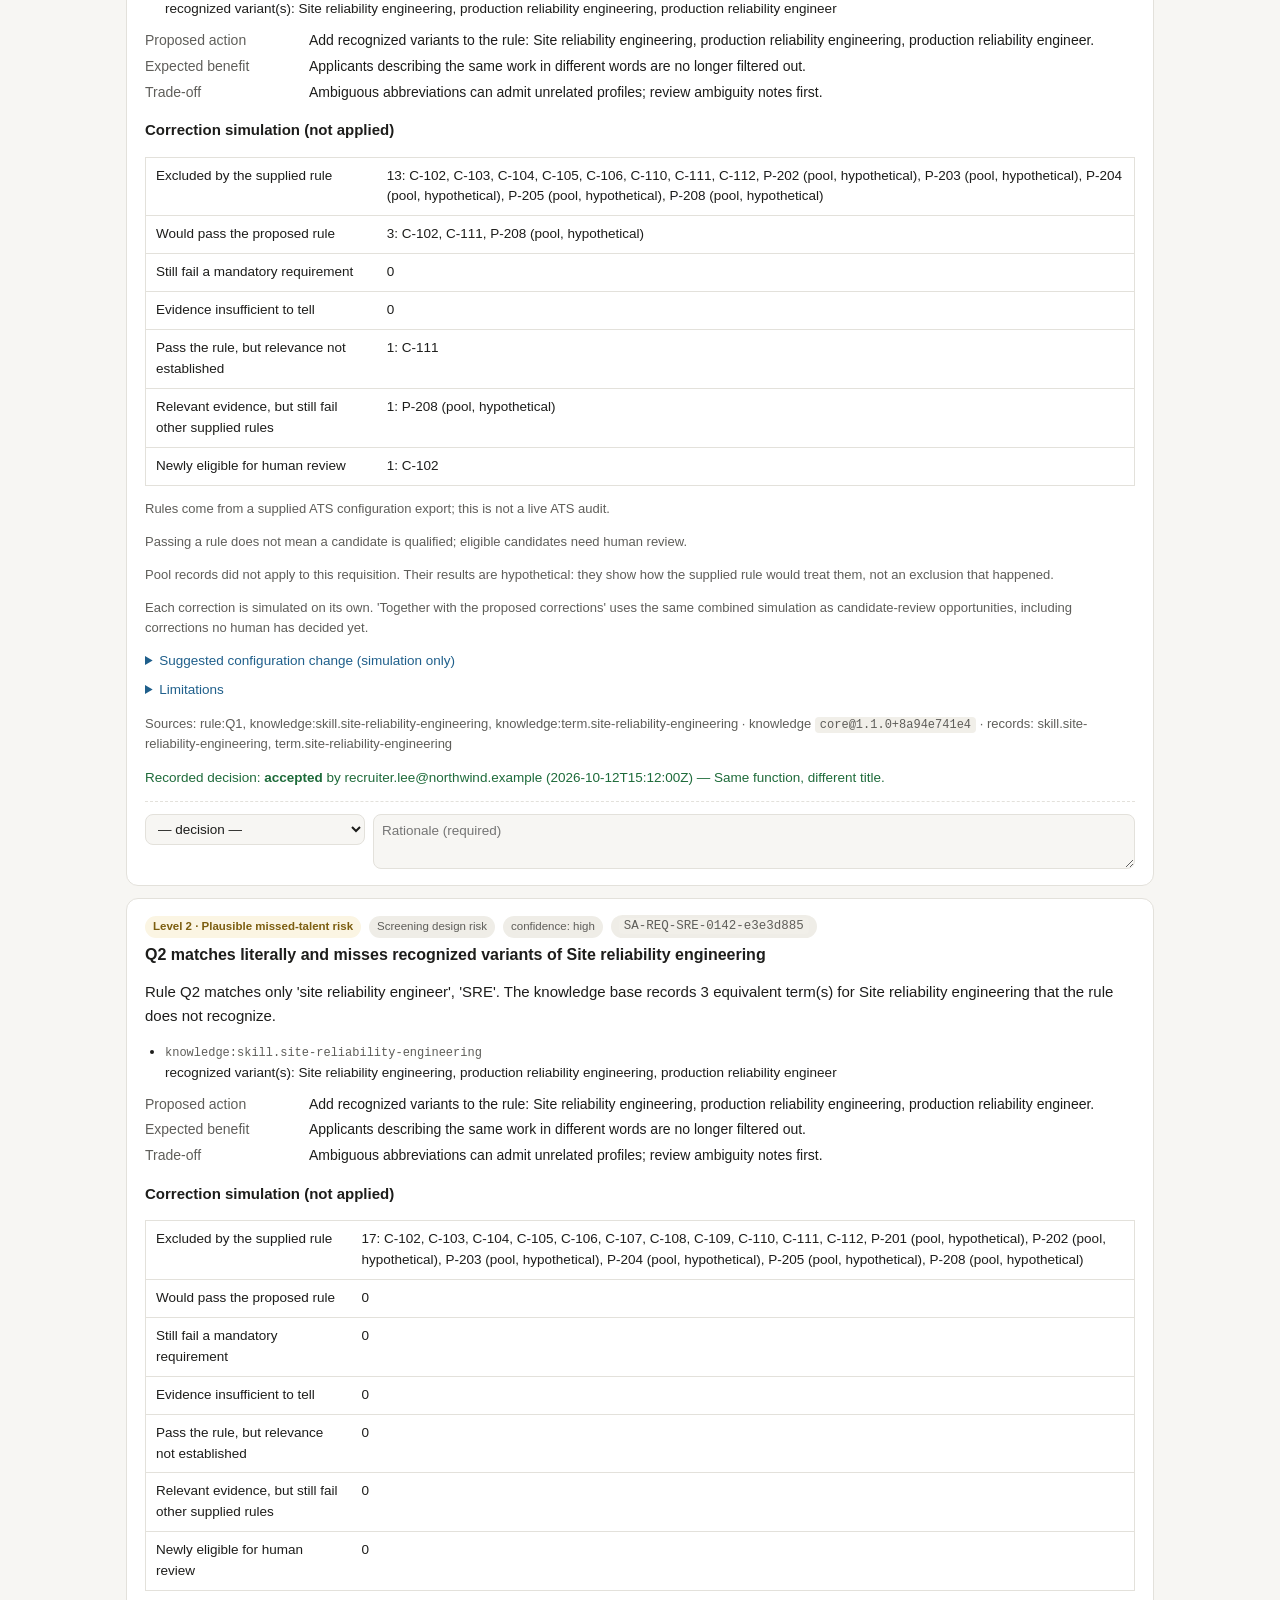
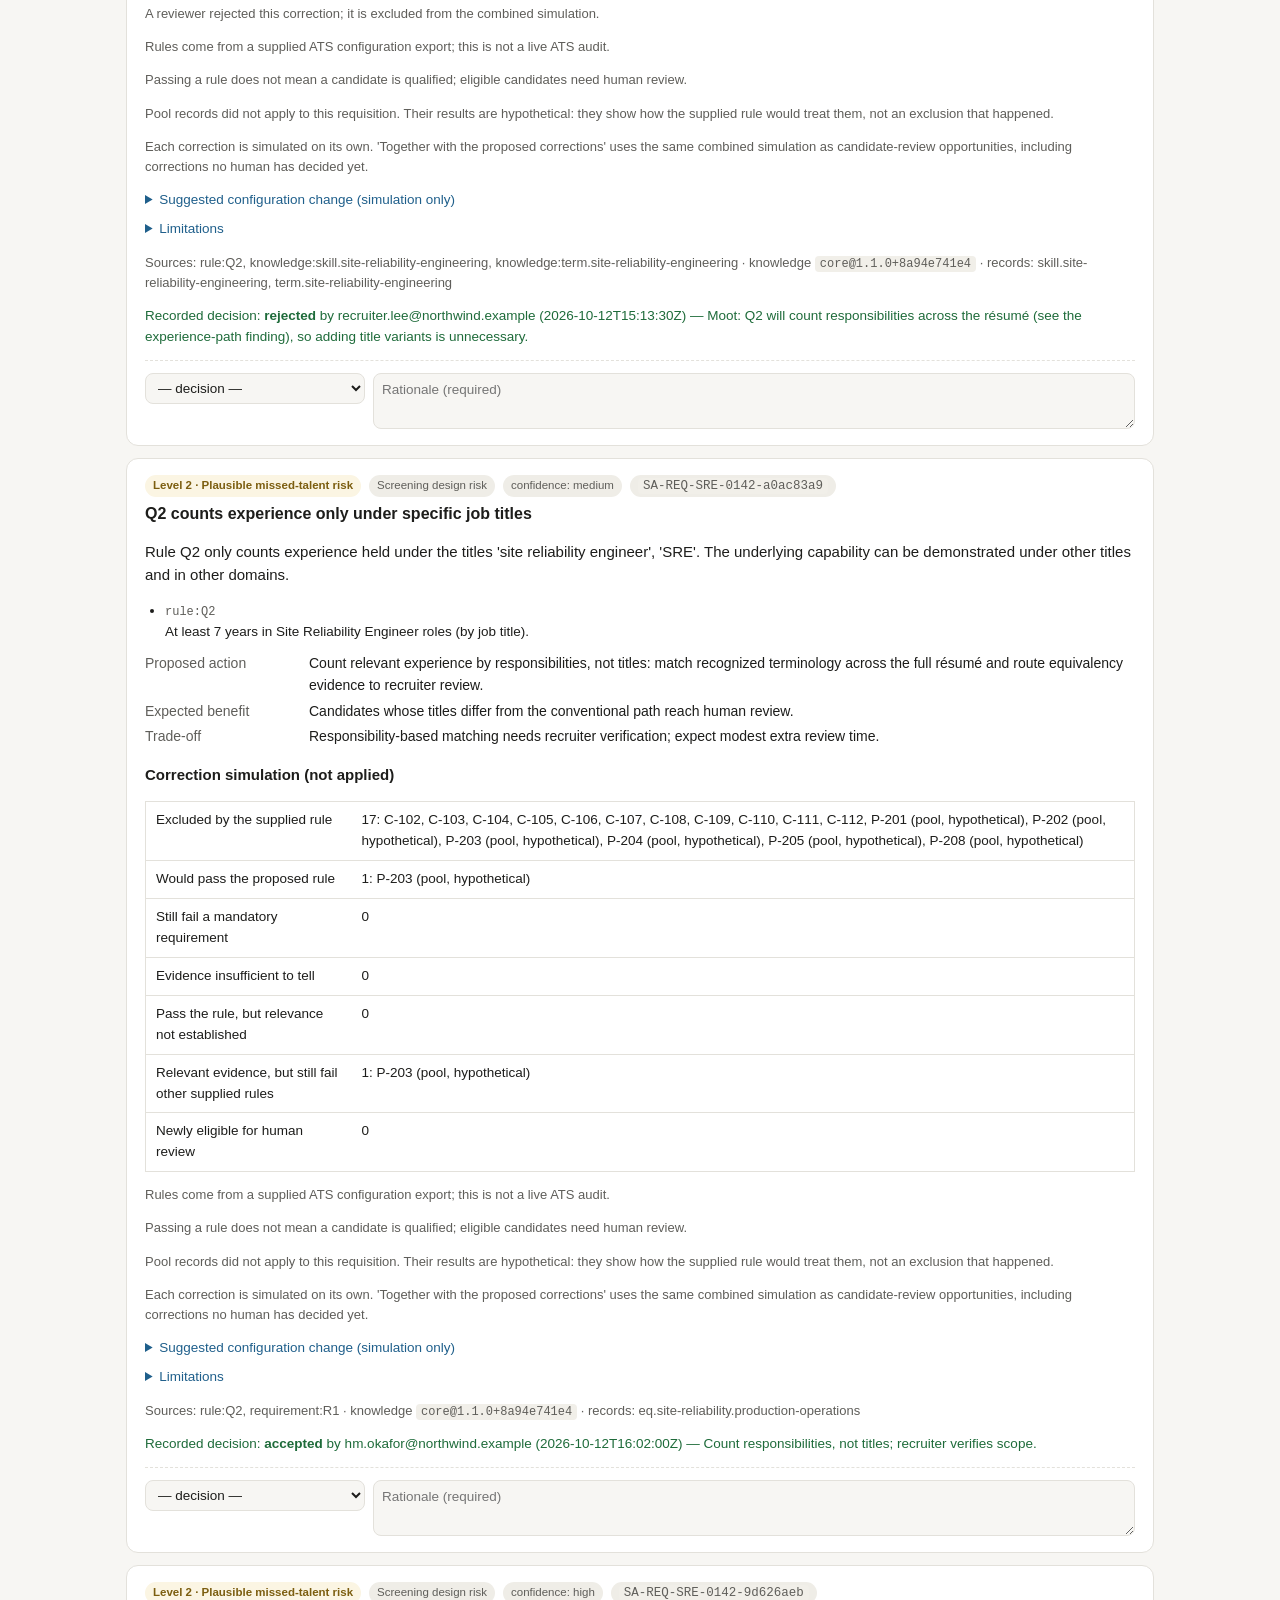
<file: samples/REQ-SRE-0142/report.html>
<!doctype html>
<html lang="en"><head><meta charset="utf-8"><meta name="viewport" content="width=device-width,initial-scale=1">
<title>Assurance · REQ-SRE-0142</title><style>
:root{--bg:#f7f6f3;--surface:#ffffff;--ink:#1d1d1b;--muted:#5f5e5a;--line:#e3e1db;--accent:#1f5f8b;
--l1:#9a3412;--l1bg:#fdf0e8;--l2:#7c5e10;--l2bg:#fbf5e3;--l3:#1e6b3a;--l3bg:#e9f5ee;--ok:#1e6b3a;--warn:#9a3412;
--chip:#efede7;--code:#f1efe9}
@media (prefers-color-scheme:dark){:root:not([data-theme=light]){--bg:#151514;--surface:#1e1e1c;--ink:#ecebe6;--muted:#a3a19a;
--line:#34332f;--accent:#7cb4dd;--l1:#f0a27a;--l1bg:#3a2419;--l2:#e2c473;--l2bg:#352d17;--l3:#8fd1a6;--l3bg:#1b3125;
--ok:#8fd1a6;--warn:#f0a27a;--chip:#2a2926;--code:#262522}}
*{box-sizing:border-box}
body{margin:0;background:var(--bg);color:var(--ink);font:15px/1.55 -apple-system,BlinkMacSystemFont,"Segoe UI",Inter,Roboto,Helvetica,Arial,sans-serif}
header.top{background:var(--surface);border-bottom:1px solid var(--line);padding:28px 16px 20px}
.wrap{max-width:1060px;margin:0 auto;padding:0 16px}
h1{font-size:26px;line-height:1.25;margin:0 0 6px;letter-spacing:-.01em}
h2{font-size:19px;margin:40px 0 12px;padding-top:8px;border-top:1px solid var(--line)}
h3{font-size:16px;margin:0 0 6px;line-height:1.35}
.meta{color:var(--muted);font-size:13px}
.meta code{font-size:12px}
code{background:var(--code);padding:1px 5px;border-radius:4px;font:12.5px/1.4 ui-monospace,SFMono-Regular,Menlo,monospace}
.note{border-left:3px solid var(--accent);padding:8px 12px;background:var(--surface);color:var(--muted);font-size:13.5px;margin:16px 0}
.stats{display:grid;grid-template-columns:repeat(auto-fit,minmax(150px,1fr));gap:10px;margin:18px 0 6px}
.stat{background:var(--surface);border:1px solid var(--line);border-radius:10px;padding:12px 14px}
.stat b{display:block;font-size:24px;line-height:1.1}
.stat span{color:var(--muted);font-size:12.5px}
nav.toc{display:flex;flex-wrap:wrap;gap:6px;margin:14px 0 0}
nav.toc a{font-size:12.5px;color:var(--accent);text-decoration:none;background:var(--chip);padding:3px 9px;border-radius:999px}
.tbl{width:100%;overflow-x:auto}
table{border-collapse:collapse;width:100%;font-size:13.5px;background:var(--surface);border:1px solid var(--line);border-radius:8px}
th,td{text-align:left;vertical-align:top;padding:8px 10px;border-bottom:1px solid var(--line)}
th{font-weight:600;color:var(--muted);font-size:12px;text-transform:uppercase;letter-spacing:.03em}
tr:last-child td{border-bottom:0}
.card{background:var(--surface);border:1px solid var(--line);border-radius:12px;padding:16px 18px;margin:12px 0}
.card .head{display:flex;gap:8px;align-items:center;flex-wrap:wrap;margin-bottom:6px}
.badge{font-size:11.5px;font-weight:600;padding:2px 8px;border-radius:999px;white-space:nowrap}
.b1{color:var(--l1);background:var(--l1bg)}.b2{color:var(--l2);background:var(--l2bg)}.b3{color:var(--l3);background:var(--l3bg)}
.chip{font-size:11.5px;color:var(--muted);background:var(--chip);padding:2px 8px;border-radius:999px}
.kv{display:grid;grid-template-columns:150px 1fr;gap:4px 14px;font-size:14px;margin:10px 0}
.kv dt{color:var(--muted)}.kv dd{margin:0}
ul{margin:4px 0 8px;padding-left:20px}
li{margin:2px 0}
.ev{font-size:13.5px}
.ev .src{color:var(--muted);font:12px ui-monospace,SFMono-Regular,Menlo,monospace}
details{margin-top:8px}
summary{cursor:pointer;color:var(--accent);font-size:13.5px}
.decision{margin-top:12px;padding-top:12px;border-top:1px dashed var(--line);display:grid;grid-template-columns:220px 1fr;gap:8px;align-items:start}
.decision select,.decision textarea,.who input{font:inherit;font-size:13.5px;color:var(--ink);background:var(--bg);border:1px solid var(--line);border-radius:8px;padding:6px 8px;width:100%}
.decision textarea{min-height:38px;resize:vertical}
.decided{font-size:13.5px;color:var(--ok)}
.st-evidenced,.st-alternative_path{color:var(--ok)}.st-not_evidenced,.st-protected_missing,.st-insufficient{color:var(--warn)}
.st-pending_clarification{color:var(--muted)}
.bar{position:sticky;bottom:0;background:var(--surface);border-top:1px solid var(--line);padding:10px 0;margin-top:40px}
.bar .wrap{display:flex;gap:10px;align-items:center;flex-wrap:wrap}
.who{display:flex;gap:8px;align-items:center;flex:1;min-width:240px}
.who input{max-width:280px}
button{font:inherit;font-size:14px;border:0;border-radius:8px;padding:8px 14px;background:var(--accent);color:#fff;cursor:pointer}
button.ghost{background:var(--chip);color:var(--ink)}
#count{color:var(--muted);font-size:13px}
pre{background:var(--code);padding:10px;border-radius:8px;overflow:auto;font-size:12.5px}
@media (max-width:640px){.bar{position:static}.kv{grid-template-columns:1fr}.decision{grid-template-columns:1fr}h1{font-size:22px}}
</style></head>
<body data-req="REQ-SRE-0142">
<header class="top"><div class="wrap">
<div class="meta">Screening Assurance · requisition assurance report</div>
<h1>Senior Site Reliability Engineer <span class="meta">(REQ-SRE-0142)</span></h1>
<div class="meta">job family <code>software-infrastructure</code> · knowledge <code>core@1.1.0+8a94e741e4</code> · engine 0.2.0 · run 2026-11-03T12:00:00Z</div>
<div class="stats">
<div class="stat"><b>10</b><span>demonstrable inconsistencies</span></div>
<div class="stat"><b>12</b><span>risks &amp; review opportunities</span></div>
<div class="stat"><b>6<span style="font-size:14px"> / 14</span></b><span>candidates surfaced for review</span></div>
<div class="stat"><b>1</b><span>measured outcomes</span></div>
<div class="stat"><b>1</b><span>awaiting decision</span></div>
</div>
<nav class="toc"><a href="#s1">1 Requirements</a><a href="#s2">2 Rules</a><a href="#s3">3 Inconsistencies</a><a href="#s4">4 Risks</a><a href="#s5">5 Candidates</a><a href="#s6">6 Changes</a><a href="#s7">7 Decisions</a><a href="#s8">8 Outcomes</a></nav>
</div></header>
<main class="wrap">
<div class="note">This report recommends changes and human review. It does not reject, advance or hire anyone, and it never claims a candidate was wrongly excluded. Level 1 findings are established by the supplied materials; Level 2 findings need human judgement; Level 3 findings are measured outcomes.</div>
<p class="meta">Inputs received: job description: <code>supplied</code> · screening configuration: <code>ats_export_verified</code> · candidate evidence: <code>authorized_sample</code></p>
<details open><summary>Limitations of this run</summary><ul><li>Requirement R6 treated as &#x27;preferred&#x27; because of human decision on SA-REQ-SRE-0142-ff4b8adc.</li><li>Screening rules come from a supplied ATS configuration export; this is not a live ATS audit, and the live configuration may have changed since export.</li><li>Candidate evidence is a sample; candidate counts do not represent the full applicant pool.</li><li>Candidate evidence is matched deterministically against the knowledge pack; language-model interpretation is not used in this run.</li></ul></details>
<h2 id="s1">1. Requirements and stated intent</h2>
<div class="tbl"><table><thead><tr><th>ID</th><th>Requirement</th><th>Stated</th><th>Proposed classification</th><th>Basis</th></tr></thead><tbody><tr><td><b>R1</b></td><td>5+ years of site reliability engineering or production operations experience.</td><td>required</td><td>Demonstrable through alternatives</td><td class="meta">posting accepts equivalent experience</td></tr><tr><td><b>R2</b></td><td>Experience leading incident management, including post-incident reviews.</td><td>required</td><td>Demonstrable through alternatives</td><td class="meta">posting accepts equivalent experience</td></tr><tr><td><b>R3</b></td><td>Proficiency with infrastructure as code (Terraform or equivalent).</td><td>required</td><td>Demonstrable through alternatives</td><td class="meta">posting accepts equivalent experience</td></tr><tr><td><b>R4</b></td><td>Experience operating Kubernetes.</td><td>preferred</td><td>Preferred</td><td class="meta">stated as preferred in the posting</td></tr><tr><td><b>R5</b></td><td>Bachelor&#x27;s degree in computer science or a related field, or equivalent practical experience.</td><td>preferred</td><td>Preferred</td><td class="meta">stated as preferred in the posting</td></tr><tr><td><b>R6</b></td><td>Experience in the logistics or freight industry.</td><td>preferred</td><td>Preferred</td><td class="meta">set by recorded human decision</td></tr></tbody></table></div>
<p class="meta">🔒 Protected (legal, licensing or employer non-negotiable): no alternative path is ever proposed.</p>
<h2 id="s2">2. Screening rules inspected</h2>
<div class="tbl"><table><thead><tr><th>Rule</th><th>Rule text</th><th>Linked req.</th><th>Status</th><th>Findings</th></tr></thead><tbody><tr><td><b>Q1</b></td><td>Résumé must mention site reliability engineer or SRE.<br><span class="meta">keyword_filter · reject</span></td><td>R1</td><td>correction proposed</td><td><a href=#SA-REQ-SRE-0142-704c5892>704c5892</a> <a href=#SA-REQ-SRE-0142-9164e1d0>9164e1d0</a> <a href=#SA-REQ-SRE-0142-b05a4c5a>b05a4c5a</a> </td></tr><tr><td><b>Q2</b></td><td>At least 7 years in Site Reliability Engineer roles (by job title).<br><span class="meta">minimum_experience · reject</span></td><td>R1</td><td>correction proposed</td><td><a href=#SA-REQ-SRE-0142-9403725f>9403725f</a> <a href=#SA-REQ-SRE-0142-d15dcf14>d15dcf14</a> <a href=#SA-REQ-SRE-0142-e3e3d885>e3e3d885</a> <a href=#SA-REQ-SRE-0142-a0ac83a9>a0ac83a9</a> </td></tr><tr><td><b>Q3</b></td><td>Have you served as incident commander for a software production environment?<br><span class="meta">knockout_question · reject</span></td><td>R2</td><td>correction proposed</td><td><a href=#SA-REQ-SRE-0142-5302d6be>5302d6be</a> </td></tr><tr><td><b>Q4</b></td><td>Do you hold a bachelor&#x27;s degree in computer science?<br><span class="meta">knockout_question · reject</span></td><td>R5</td><td>correction proposed</td><td><a href=#SA-REQ-SRE-0142-3bc61a83>3bc61a83</a> <a href=#SA-REQ-SRE-0142-512cd6d3>512cd6d3</a> </td></tr><tr><td><b>Q5</b></td><td>Résumé must mention Terraform.<br><span class="meta">keyword_filter · reject</span></td><td>R3</td><td>correction proposed</td><td><a href=#SA-REQ-SRE-0142-f01e2bd0>f01e2bd0</a> <a href=#SA-REQ-SRE-0142-9d626aeb>9d626aeb</a> </td></tr><tr><td><b>Q6</b></td><td>Do you have hands-on Kubernetes experience?<br><span class="meta">knockout_question · reject</span></td><td>R4</td><td>correction proposed</td><td><a href=#SA-REQ-SRE-0142-48360a3a>48360a3a</a> </td></tr><tr><td><b>Q7</b></td><td>Résumé must mention Datadog.<br><span class="meta">keyword_filter · reject</span></td><td>— none</td><td>correction proposed</td><td><a href=#SA-REQ-SRE-0142-99df8968>99df8968</a> </td></tr></tbody></table></div>
<h2 id="s3">3. Confirmed inconsistencies and protected requirements</h2><article class="card" id="SA-REQ-SRE-0142-704c5892"><div class="head"><span class="badge b1">Level 1 · Demonstrable inconsistency</span><span class="chip">Confirmed inconsistency</span><span class="chip">confidence: high</span><span class="chip"><code>SA-REQ-SRE-0142-704c5892</code></span></div><h3>R1 accepts equivalent experience, but Q1 has no equivalent path</h3><p>The posting accepts equivalent experience for R1, but rule Q1 only recognizes the listed terms and has no route for recognized equivalent experience.</p><ul><li class="ev"><span class="src">requirement:R1</span><br>5+ years of site reliability engineering or production operations experience.</li><li class="ev"><span class="src">rule:Q1</span><br>Résumé must mention site reliability engineer or SRE.</li></ul><dl class="kv"><dt>Proposed action</dt><dd>Add an equivalent-evidence path (e.g. a follow-up question or recruiter review route) so applicants with equivalent experience are reviewed rather than rejected.</dd><dt>Expected benefit</dt><dd>Restores the equivalency the employer already committed to in the posting.</dd><dt>Trade-off</dt><dd>Equivalent-path applicants need recruiter verification time.</dd></dl><p><b>Correction simulation (not applied)</b></p><div class="tbl"><table><tbody><tr><td>Excluded by the supplied rule</td><td>13: C-102, C-103, C-104, C-105, C-106, C-110, C-111, C-112, P-202 (pool, hypothetical), P-203 (pool, hypothetical), P-204 (pool, hypothetical), P-205 (pool, hypothetical), P-208 (pool, hypothetical)</td></tr><tr><td>Would pass the proposed rule</td><td>4: C-102, C-103, C-110, P-203 (pool, hypothetical)</td></tr><tr><td>Still fail a mandatory requirement</td><td>0</td></tr><tr><td>Evidence insufficient to tell</td><td>0</td></tr><tr><td>Pass the rule, but relevance not established</td><td>0</td></tr><tr><td>Relevant evidence, but still fail other supplied rules</td><td>1: P-203 (pool, hypothetical)</td></tr><tr><td>Newly eligible for human review</td><td>3: C-102, C-103, C-110</td></tr></tbody></table></div><p class="meta">Rules come from a supplied ATS configuration export; this is not a live ATS audit.</p><p class="meta">Passing a rule does not mean a candidate is qualified; eligible candidates need human review.</p><p class="meta">Pool records did not apply to this requisition. Their results are hypothetical: they show how the supplied rule would treat them, not an exclusion that happened.</p><p class="meta">Each correction is simulated on its own. &#x27;Together with the proposed corrections&#x27; uses the same combined simulation as candidate-review opportunities, including corrections no human has decided yet.</p><details><summary>Suggested configuration change (simulation only)</summary><pre>allows_equivalent: true
equivalencies:
- eq.site-reliability.production-operations
</pre></details><p class="meta">Sources: requirement:R1, rule:Q1 · knowledge <code>core@1.1.0+8a94e741e4</code> · records: eq.site-reliability.production-operations</p><div class="decided">Recorded decision: <b>accepted</b> by recruiter.lee@northwind.example (2026-10-12T15:10:00Z) — Posting already accepts equivalent experience; add a recruiter-review route for production-operations résumés.</div><div class="decision" data-fid="SA-REQ-SRE-0142-704c5892"><select aria-label="Decision"><option value="">— decision —</option><option value="accepted">Accept</option><option value="rejected">Reject</option><option value="deferred">Defer</option><option value="requested_evidence">Request evidence</option><option value="confirmed_necessary">Confirm requirement is necessary</option><option value="reclassified_preferred">Reclassify as preferred</option><option value="approved_candidate_review">Approve candidate review</option></select><textarea placeholder="Rationale (required)" aria-label="Rationale"></textarea></div></article><article class="card" id="SA-REQ-SRE-0142-9164e1d0"><div class="head"><span class="badge b1">Level 1 · Demonstrable inconsistency</span><span class="chip">Confirmed inconsistency</span><span class="chip">confidence: high</span><span class="chip"><code>SA-REQ-SRE-0142-9164e1d0</code></span></div><h3>Q1 is narrower than R1: it ignores Production operations</h3><p>Requirement R1 can be met through Production operations, but rule Q1 only recognizes &#x27;site reliability engineer&#x27;, &#x27;SRE&#x27;.</p><ul><li class="ev"><span class="src">requirement:R1</span><br>5+ years of site reliability engineering or production operations experience.</li><li class="ev"><span class="src">rule:Q1</span><br>Résumé must mention site reliability engineer or SRE.</li></ul><dl class="kv"><dt>Proposed action</dt><dd>Extend the rule to recognize: Production operations, IT operations, systems operations, infrastructure operations, operations engineering, platform operations, network operations.</dd><dt>Expected benefit</dt><dd>Applicants who meet the requirement as written are no longer filtered out.</dd><dt>Trade-off</dt><dd>Broader matching may increase review volume; terms are limited to the posted requirement.</dd></dl><p><b>Correction simulation (not applied)</b></p><div class="tbl"><table><tbody><tr><td>Excluded by the supplied rule</td><td>13: C-102, C-103, C-104, C-105, C-106, C-110, C-111, C-112, P-202 (pool, hypothetical), P-203 (pool, hypothetical), P-204 (pool, hypothetical), P-205 (pool, hypothetical), P-208 (pool, hypothetical)</td></tr><tr><td>Would pass the proposed rule</td><td>7: C-103, C-104, C-106, C-110, P-202 (pool, hypothetical), P-203 (pool, hypothetical), P-204 (pool, hypothetical)</td></tr><tr><td>Still fail a mandatory requirement</td><td>0</td></tr><tr><td>Evidence insufficient to tell</td><td>0</td></tr><tr><td>Pass the rule, but relevance not established</td><td>2: C-104, P-204 (pool, hypothetical)</td></tr><tr><td>Relevant evidence, but still fail other supplied rules</td><td>2: P-202 (pool, hypothetical), P-203 (pool, hypothetical)</td></tr><tr><td>Newly eligible for human review</td><td>3: C-103, C-106, C-110</td></tr></tbody></table></div><p class="meta">Rules come from a supplied ATS configuration export; this is not a live ATS audit.</p><p class="meta">Passing a rule does not mean a candidate is qualified; eligible candidates need human review.</p><p class="meta">Pool records did not apply to this requisition. Their results are hypothetical: they show how the supplied rule would treat them, not an exclusion that happened.</p><p class="meta">Each correction is simulated on its own. &#x27;Together with the proposed corrections&#x27; uses the same combined simulation as candidate-review opportunities, including corrections no human has decided yet.</p><details><summary>Suggested configuration change (simulation only)</summary><pre>add_terms:
- Production operations
- IT operations
- systems operations
- infrastructure operations
- operations engineering
- platform operations
- network operations
</pre></details><details><summary>Limitations</summary><ul><li>Concept recognition uses the knowledge pack; review the proposed terms before adopting them.</li></ul></details><p class="meta">Sources: requirement:R1, rule:Q1 · knowledge <code>core@1.1.0+8a94e741e4</code> · records: skill.production-operations</p><div class="decided">Recorded decision: <b>accepted</b> by recruiter.lee@northwind.example (2026-10-12T15:11:00Z) — R1 explicitly allows production operations; the filter should too.</div><div class="decision" data-fid="SA-REQ-SRE-0142-9164e1d0"><select aria-label="Decision"><option value="">— decision —</option><option value="accepted">Accept</option><option value="rejected">Reject</option><option value="deferred">Defer</option><option value="requested_evidence">Request evidence</option><option value="confirmed_necessary">Confirm requirement is necessary</option><option value="reclassified_preferred">Reclassify as preferred</option><option value="approved_candidate_review">Approve candidate review</option></select><textarea placeholder="Rationale (required)" aria-label="Rationale"></textarea></div></article><article class="card" id="SA-REQ-SRE-0142-9403725f"><div class="head"><span class="badge b1">Level 1 · Demonstrable inconsistency</span><span class="chip">Confirmed inconsistency</span><span class="chip">confidence: high</span><span class="chip"><code>SA-REQ-SRE-0142-9403725f</code></span></div><h3>Q2 is narrower than R1: it ignores Production operations</h3><p>Requirement R1 can be met through Production operations, but rule Q2 only recognizes &#x27;site reliability engineer&#x27;, &#x27;SRE&#x27;.</p><ul><li class="ev"><span class="src">requirement:R1</span><br>5+ years of site reliability engineering or production operations experience.</li><li class="ev"><span class="src">rule:Q2</span><br>At least 7 years in Site Reliability Engineer roles (by job title).</li></ul><dl class="kv"><dt>Proposed action</dt><dd>Extend the rule to recognize: Production operations, IT operations, systems operations, infrastructure operations, operations engineering, platform operations, network operations.</dd><dt>Expected benefit</dt><dd>Applicants who meet the requirement as written are no longer filtered out.</dd><dt>Trade-off</dt><dd>Broader matching may increase review volume; terms are limited to the posted requirement.</dd></dl><p><b>Correction simulation (not applied)</b></p><div class="tbl"><table><tbody><tr><td>Excluded by the supplied rule</td><td>17: C-102, C-103, C-104, C-105, C-106, C-107, C-108, C-109, C-110, C-111, C-112, P-201 (pool, hypothetical), P-202 (pool, hypothetical), P-203 (pool, hypothetical), P-204 (pool, hypothetical), P-205 (pool, hypothetical), P-208 (pool, hypothetical)</td></tr><tr><td>Would pass the proposed rule</td><td>0</td></tr><tr><td>Still fail a mandatory requirement</td><td>0</td></tr><tr><td>Evidence insufficient to tell</td><td>0</td></tr><tr><td>Pass the rule, but relevance not established</td><td>0</td></tr><tr><td>Relevant evidence, but still fail other supplied rules</td><td>0</td></tr><tr><td>Newly eligible for human review</td><td>0</td></tr></tbody></table></div><p class="meta">Rules come from a supplied ATS configuration export; this is not a live ATS audit.</p><p class="meta">Passing a rule does not mean a candidate is qualified; eligible candidates need human review.</p><p class="meta">Pool records did not apply to this requisition. Their results are hypothetical: they show how the supplied rule would treat them, not an exclusion that happened.</p><p class="meta">Each correction is simulated on its own. &#x27;Together with the proposed corrections&#x27; uses the same combined simulation as candidate-review opportunities, including corrections no human has decided yet.</p><details><summary>Suggested configuration change (simulation only)</summary><pre>add_terms:
- Production operations
- IT operations
- systems operations
- infrastructure operations
- operations engineering
- platform operations
- network operations
</pre></details><details><summary>Limitations</summary><ul><li>Concept recognition uses the knowledge pack; review the proposed terms before adopting them.</li></ul></details><p class="meta">Sources: requirement:R1, rule:Q2 · knowledge <code>core@1.1.0+8a94e741e4</code> · records: skill.production-operations</p><div class="decided">Recorded decision: <b>accepted</b> by recruiter.lee@northwind.example (2026-10-12T15:13:00Z) — Consistent with R1.</div><div class="decision" data-fid="SA-REQ-SRE-0142-9403725f"><select aria-label="Decision"><option value="">— decision —</option><option value="accepted">Accept</option><option value="rejected">Reject</option><option value="deferred">Defer</option><option value="requested_evidence">Request evidence</option><option value="confirmed_necessary">Confirm requirement is necessary</option><option value="reclassified_preferred">Reclassify as preferred</option><option value="approved_candidate_review">Approve candidate review</option></select><textarea placeholder="Rationale (required)" aria-label="Rationale"></textarea></div></article><article class="card" id="SA-REQ-SRE-0142-d15dcf14"><div class="head"><span class="badge b1">Level 1 · Demonstrable inconsistency</span><span class="chip">Confirmed inconsistency</span><span class="chip">confidence: high</span><span class="chip"><code>SA-REQ-SRE-0142-d15dcf14</code></span></div><h3>Q2 requires 7 years; the posting asks for 5</h3><p>Requirement R1 states 5+ years, but rule Q2 enforces 7 years.</p><ul><li class="ev"><span class="src">requirement:R1</span><br>5+ years of site reliability engineering or production operations experience.</li><li class="ev"><span class="src">rule:Q2</span><br>years: 7 — At least 7 years in Site Reliability Engineer roles (by job title).</li></ul><dl class="kv"><dt>Proposed action</dt><dd>Align the rule threshold with the posted requirement (5 years), or update the posting if the higher threshold is genuinely required.</dd><dt>Expected benefit</dt><dd>Applicants who meet the posted threshold are no longer silently excluded.</dd><dt>Trade-off</dt><dd>None if the posting reflects the real need.</dd></dl><p><b>Correction simulation (not applied)</b></p><div class="tbl"><table><tbody><tr><td>Excluded by the supplied rule</td><td>17: C-102, C-103, C-104, C-105, C-106, C-107, C-108, C-109, C-110, C-111, C-112, P-201 (pool, hypothetical), P-202 (pool, hypothetical), P-203 (pool, hypothetical), P-204 (pool, hypothetical), P-205 (pool, hypothetical), P-208 (pool, hypothetical)</td></tr><tr><td>Would pass the proposed rule</td><td>3: C-108, C-109, P-201 (pool, hypothetical)</td></tr><tr><td>Still fail a mandatory requirement</td><td>0</td></tr><tr><td>Evidence insufficient to tell</td><td>0</td></tr><tr><td>Pass the rule, but relevance not established</td><td>0</td></tr><tr><td>Relevant evidence, but still fail other supplied rules</td><td>1: P-201 (pool, hypothetical)</td></tr><tr><td>Newly eligible for human review</td><td>2: C-108, C-109</td></tr></tbody></table></div><p class="meta">Rules come from a supplied ATS configuration export; this is not a live ATS audit.</p><p class="meta">Passing a rule does not mean a candidate is qualified; eligible candidates need human review.</p><p class="meta">Pool records did not apply to this requisition. Their results are hypothetical: they show how the supplied rule would treat them, not an exclusion that happened.</p><p class="meta">Each correction is simulated on its own. &#x27;Together with the proposed corrections&#x27; uses the same combined simulation as candidate-review opportunities, including corrections no human has decided yet.</p><details><summary>Suggested configuration change (simulation only)</summary><pre>years: 5
</pre></details><p class="meta">Sources: requirement:R1, rule:Q2 · knowledge <code>core@1.1.0+8a94e741e4</code></p><div class="decided">Recorded decision: <b>accepted</b> by hm.okafor@northwind.example (2026-10-12T16:00:00Z) — Five years is the real bar; seven was copied from the staff-level req.</div><div class="decision" data-fid="SA-REQ-SRE-0142-d15dcf14"><select aria-label="Decision"><option value="">— decision —</option><option value="accepted">Accept</option><option value="rejected">Reject</option><option value="deferred">Defer</option><option value="requested_evidence">Request evidence</option><option value="confirmed_necessary">Confirm requirement is necessary</option><option value="reclassified_preferred">Reclassify as preferred</option><option value="approved_candidate_review">Approve candidate review</option></select><textarea placeholder="Rationale (required)" aria-label="Rationale"></textarea></div></article><article class="card" id="SA-REQ-SRE-0142-5302d6be"><div class="head"><span class="badge b1">Level 1 · Demonstrable inconsistency</span><span class="chip">Confirmed inconsistency</span><span class="chip">confidence: high</span><span class="chip"><code>SA-REQ-SRE-0142-5302d6be</code></span></div><h3>R2 accepts equivalent experience, but Q3 has no equivalent path</h3><p>The posting accepts equivalent experience for R2, but rule Q3 rejects applicants who answer or hold otherwise, regardless of equivalent evidence.</p><ul><li class="ev"><span class="src">requirement:R2</span><br>Experience leading incident management, including post-incident reviews.</li><li class="ev"><span class="src">rule:Q3</span><br>Have you served as incident commander for a software production environment?</li></ul><dl class="kv"><dt>Proposed action</dt><dd>Add an equivalent-evidence path (e.g. a follow-up question or recruiter review route) so applicants with equivalent experience are reviewed rather than rejected.</dd><dt>Expected benefit</dt><dd>Restores the equivalency the employer already committed to in the posting.</dd><dt>Trade-off</dt><dd>Equivalent-path applicants need recruiter verification time.</dd></dl><p><b>Correction simulation (not applied)</b></p><div class="tbl"><table><tbody><tr><td>Excluded by the supplied rule</td><td>7: C-103, C-104, C-105, C-106, C-107, C-111, C-112</td></tr><tr><td>Would pass the proposed rule</td><td>4: C-103, C-104, C-106, C-107</td></tr><tr><td>Still fail a mandatory requirement</td><td>0</td></tr><tr><td>Evidence insufficient to tell</td><td>7: C-114, P-201 (pool, hypothetical), P-202 (pool, hypothetical), P-203 (pool, hypothetical), P-204 (pool, hypothetical), P-205 (pool, hypothetical), P-208 (pool, hypothetical)</td></tr><tr><td>Pass the rule, but relevance not established</td><td>2: C-104, C-107</td></tr><tr><td>Relevant evidence, but still fail other supplied rules</td><td>0</td></tr><tr><td>Newly eligible for human review</td><td>2: C-103, C-106</td></tr></tbody></table></div><p class="meta">Rules come from a supplied ATS configuration export; this is not a live ATS audit.</p><p class="meta">Passing a rule does not mean a candidate is qualified; eligible candidates need human review.</p><p class="meta">Pool records did not apply to this requisition. Their results are hypothetical: they show how the supplied rule would treat them, not an exclusion that happened.</p><p class="meta">Pool records have no recorded answers to knockout questions, so the supplied question cannot be evaluated for them.</p><p class="meta">Each correction is simulated on its own. &#x27;Together with the proposed corrections&#x27; uses the same combined simulation as candidate-review opportunities, including corrections no human has decided yet.</p><details><summary>Suggested configuration change (simulation only)</summary><pre>allows_equivalent: true
equivalencies:
- eq.incident-management.operational-crisis-response
evidence_concepts:
- skill.incident-management
</pre></details><p class="meta">Sources: requirement:R2, rule:Q3 · knowledge <code>core@1.1.0+8a94e741e4</code> · records: eq.incident-management.operational-crisis-response</p><div class="decided">Recorded decision: <b>accepted</b> by hm.okafor@northwind.example (2026-10-12T16:05:00Z) — Some of our best incident leads came from operations. Route &#x27;no&#x27; answers with crisis-leadership evidence to review.</div><div class="decision" data-fid="SA-REQ-SRE-0142-5302d6be"><select aria-label="Decision"><option value="">— decision —</option><option value="accepted">Accept</option><option value="rejected">Reject</option><option value="deferred">Defer</option><option value="requested_evidence">Request evidence</option><option value="confirmed_necessary">Confirm requirement is necessary</option><option value="reclassified_preferred">Reclassify as preferred</option><option value="approved_candidate_review">Approve candidate review</option></select><textarea placeholder="Rationale (required)" aria-label="Rationale"></textarea></div></article><article class="card" id="SA-REQ-SRE-0142-3bc61a83"><div class="head"><span class="badge b1">Level 1 · Demonstrable inconsistency</span><span class="chip">Confirmed inconsistency</span><span class="chip">confidence: high</span><span class="chip"><code>SA-REQ-SRE-0142-3bc61a83</code></span></div><h3>Preferred qualification R5 is enforced as a knockout by Q4</h3><p>Requirement R5 is stated as preferred, but rule Q4 rejects applicants who do not meet it.</p><ul><li class="ev"><span class="src">requirement:R5</span><br>stated_as: preferred — Bachelor&#x27;s degree in computer science or a related field, or equivalent practical experience.</li><li class="ev"><span class="src">rule:Q4</span><br>action: reject — Do you hold a bachelor&#x27;s degree in computer science?</li></ul><dl class="kv"><dt>Proposed action</dt><dd>Convert the rule into a scoring or ranking signal, or reclassify the requirement as essential with a documented rationale.</dd><dt>Expected benefit</dt><dd>Applicants who meet all essential requirements are no longer rejected for lacking a preference.</dd><dt>Trade-off</dt><dd>More applicants reach review; ranking should still favour the preferred qualification.</dd></dl><p><b>Correction simulation (not applied)</b></p><div class="tbl"><table><tbody><tr><td>Excluded by the supplied rule</td><td>6: C-103, C-104, C-105, C-106, C-108, C-111</td></tr><tr><td>Would pass the proposed rule</td><td>6: C-103, C-104, C-105, C-106, C-108, C-111</td></tr><tr><td>Still fail a mandatory requirement</td><td>0</td></tr><tr><td>Evidence insufficient to tell</td><td>6: P-201 (pool, hypothetical), P-202 (pool, hypothetical), P-203 (pool, hypothetical), P-204 (pool, hypothetical), P-205 (pool, hypothetical), P-208 (pool, hypothetical)</td></tr><tr><td>Pass the rule, but relevance not established</td><td>3: C-104, C-105, C-111</td></tr><tr><td>Relevant evidence, but still fail other supplied rules</td><td>0</td></tr><tr><td>Newly eligible for human review</td><td>3: C-103, C-106, C-108</td></tr></tbody></table></div><p class="meta">Rules come from a supplied ATS configuration export; this is not a live ATS audit.</p><p class="meta">Passing a rule does not mean a candidate is qualified; eligible candidates need human review.</p><p class="meta">Pool records did not apply to this requisition. Their results are hypothetical: they show how the supplied rule would treat them, not an exclusion that happened.</p><p class="meta">Pool records have no recorded answers to knockout questions, so the supplied question cannot be evaluated for them.</p><p class="meta">Each correction is simulated on its own. &#x27;Together with the proposed corrections&#x27; uses the same combined simulation as candidate-review opportunities, including corrections no human has decided yet.</p><details><summary>Suggested configuration change (simulation only)</summary><pre>removed: true
</pre></details><p class="meta">Sources: requirement:R5, rule:Q4 · knowledge <code>core@1.1.0+8a94e741e4</code></p><div class="decided">Recorded decision: <b>accepted</b> by hm.okafor@northwind.example (2026-10-12T16:06:00Z) — Degree is a preference; use it for ranking only.</div><div class="decision" data-fid="SA-REQ-SRE-0142-3bc61a83"><select aria-label="Decision"><option value="">— decision —</option><option value="accepted">Accept</option><option value="rejected">Reject</option><option value="deferred">Defer</option><option value="requested_evidence">Request evidence</option><option value="confirmed_necessary">Confirm requirement is necessary</option><option value="reclassified_preferred">Reclassify as preferred</option><option value="approved_candidate_review">Approve candidate review</option></select><textarea placeholder="Rationale (required)" aria-label="Rationale"></textarea></div></article><article class="card" id="SA-REQ-SRE-0142-512cd6d3"><div class="head"><span class="badge b1">Level 1 · Demonstrable inconsistency</span><span class="chip">Confirmed inconsistency</span><span class="chip">confidence: high</span><span class="chip"><code>SA-REQ-SRE-0142-512cd6d3</code></span></div><h3>R5 accepts equivalent experience, but Q4 has no equivalent path</h3><p>The posting accepts equivalent experience for R5, but rule Q4 rejects applicants who answer or hold otherwise, regardless of equivalent evidence.</p><ul><li class="ev"><span class="src">requirement:R5</span><br>Bachelor&#x27;s degree in computer science or a related field, or equivalent practical experience.</li><li class="ev"><span class="src">rule:Q4</span><br>Do you hold a bachelor&#x27;s degree in computer science?</li></ul><dl class="kv"><dt>Proposed action</dt><dd>Add an equivalent-evidence path (e.g. a follow-up question or recruiter review route) so applicants with equivalent experience are reviewed rather than rejected.</dd><dt>Expected benefit</dt><dd>Restores the equivalency the employer already committed to in the posting.</dd><dt>Trade-off</dt><dd>Equivalent-path applicants need recruiter verification time.</dd></dl><p><b>Correction simulation (not applied)</b></p><div class="tbl"><table><tbody><tr><td>Excluded by the supplied rule</td><td>6: C-103, C-104, C-105, C-106, C-108, C-111</td></tr><tr><td>Would pass the proposed rule</td><td>5: C-103, C-104, C-106, C-108, C-111</td></tr><tr><td>Still fail a mandatory requirement</td><td>0</td></tr><tr><td>Evidence insufficient to tell</td><td>6: P-201 (pool, hypothetical), P-202 (pool, hypothetical), P-203 (pool, hypothetical), P-204 (pool, hypothetical), P-205 (pool, hypothetical), P-208 (pool, hypothetical)</td></tr><tr><td>Pass the rule, but relevance not established</td><td>2: C-104, C-111</td></tr><tr><td>Relevant evidence, but still fail other supplied rules</td><td>0</td></tr><tr><td>Newly eligible for human review</td><td>3: C-103, C-106, C-108</td></tr></tbody></table></div><p class="meta">Rules come from a supplied ATS configuration export; this is not a live ATS audit.</p><p class="meta">Passing a rule does not mean a candidate is qualified; eligible candidates need human review.</p><p class="meta">Pool records did not apply to this requisition. Their results are hypothetical: they show how the supplied rule would treat them, not an exclusion that happened.</p><p class="meta">Pool records have no recorded answers to knockout questions, so the supplied question cannot be evaluated for them.</p><p class="meta">Each correction is simulated on its own. &#x27;Together with the proposed corrections&#x27; uses the same combined simulation as candidate-review opportunities, including corrections no human has decided yet.</p><details><summary>Suggested configuration change (simulation only)</summary><pre>allows_equivalent: true
equivalencies:
- eq.site-reliability.production-operations
evidence_concepts:
- skill.production-operations
- skill.site-reliability-engineering
</pre></details><details><summary>Limitations</summary><ul><li>Equivalent practical experience is interpreted as meeting the posted experience requirement(s) R1.</li></ul></details><p class="meta">Sources: requirement:R5, rule:Q4 · knowledge <code>core@1.1.0+8a94e741e4</code> · records: eq.site-reliability.production-operations</p><div class="decided">Recorded decision: <b>accepted</b> by hm.okafor@northwind.example (2026-10-12T16:06:30Z) — Same change as the knockout removal.</div><div class="decision" data-fid="SA-REQ-SRE-0142-512cd6d3"><select aria-label="Decision"><option value="">— decision —</option><option value="accepted">Accept</option><option value="rejected">Reject</option><option value="deferred">Defer</option><option value="requested_evidence">Request evidence</option><option value="confirmed_necessary">Confirm requirement is necessary</option><option value="reclassified_preferred">Reclassify as preferred</option><option value="approved_candidate_review">Approve candidate review</option></select><textarea placeholder="Rationale (required)" aria-label="Rationale"></textarea></div></article><article class="card" id="SA-REQ-SRE-0142-f01e2bd0"><div class="head"><span class="badge b1">Level 1 · Demonstrable inconsistency</span><span class="chip">Confirmed inconsistency</span><span class="chip">confidence: high</span><span class="chip"><code>SA-REQ-SRE-0142-f01e2bd0</code></span></div><h3>Q5 is narrower than R3: it ignores Infrastructure as code</h3><p>Requirement R3 can be met through Infrastructure as code, but rule Q5 only recognizes &#x27;Terraform&#x27;.</p><ul><li class="ev"><span class="src">requirement:R3</span><br>Proficiency with infrastructure as code (Terraform or equivalent).</li><li class="ev"><span class="src">rule:Q5</span><br>Résumé must mention Terraform.</li></ul><dl class="kv"><dt>Proposed action</dt><dd>Extend the rule to recognize: Infrastructure as code, infrastructure automation, IaC, Ansible, AWS CloudFormation, CloudFormation, Pulumi, Terraform, HashiCorp Terraform, OpenTofu.</dd><dt>Expected benefit</dt><dd>Applicants who meet the requirement as written are no longer filtered out.</dd><dt>Trade-off</dt><dd>Broader matching may increase review volume; terms are limited to the posted requirement.</dd></dl><p><b>Correction simulation (not applied)</b></p><div class="tbl"><table><tbody><tr><td>Excluded by the supplied rule</td><td>7: C-102, C-104, C-105, C-111, C-112, P-203 (pool, hypothetical), P-204 (pool, hypothetical)</td></tr><tr><td>Would pass the proposed rule</td><td>2: C-102, P-203 (pool, hypothetical)</td></tr><tr><td>Still fail a mandatory requirement</td><td>0</td></tr><tr><td>Evidence insufficient to tell</td><td>0</td></tr><tr><td>Pass the rule, but relevance not established</td><td>0</td></tr><tr><td>Relevant evidence, but still fail other supplied rules</td><td>1: P-203 (pool, hypothetical)</td></tr><tr><td>Newly eligible for human review</td><td>1: C-102</td></tr></tbody></table></div><p class="meta">Rules come from a supplied ATS configuration export; this is not a live ATS audit.</p><p class="meta">Passing a rule does not mean a candidate is qualified; eligible candidates need human review.</p><p class="meta">Pool records did not apply to this requisition. Their results are hypothetical: they show how the supplied rule would treat them, not an exclusion that happened.</p><p class="meta">Each correction is simulated on its own. &#x27;Together with the proposed corrections&#x27; uses the same combined simulation as candidate-review opportunities, including corrections no human has decided yet.</p><details><summary>Suggested configuration change (simulation only)</summary><pre>add_terms:
- Infrastructure as code
- infrastructure automation
- IaC
- Ansible
- AWS CloudFormation
- CloudFormation
- Pulumi
- Terraform
- HashiCorp Terraform
- OpenTofu
</pre></details><details><summary>Limitations</summary><ul><li>Concept recognition uses the knowledge pack; review the proposed terms before adopting them.</li></ul></details><p class="meta">Sources: requirement:R3, rule:Q5 · knowledge <code>core@1.1.0+8a94e741e4</code> · records: skill.infrastructure-as-code</p><div class="decided">Recorded decision: <b>accepted</b> by hm.okafor@northwind.example (2026-10-12T16:07:00Z) — Pulumi, CloudFormation and Ansible experience transfers; we said &#x27;or equivalent&#x27;.</div><div class="decision" data-fid="SA-REQ-SRE-0142-f01e2bd0"><select aria-label="Decision"><option value="">— decision —</option><option value="accepted">Accept</option><option value="rejected">Reject</option><option value="deferred">Defer</option><option value="requested_evidence">Request evidence</option><option value="confirmed_necessary">Confirm requirement is necessary</option><option value="reclassified_preferred">Reclassify as preferred</option><option value="approved_candidate_review">Approve candidate review</option></select><textarea placeholder="Rationale (required)" aria-label="Rationale"></textarea></div></article><article class="card" id="SA-REQ-SRE-0142-48360a3a"><div class="head"><span class="badge b1">Level 1 · Demonstrable inconsistency</span><span class="chip">Confirmed inconsistency</span><span class="chip">confidence: high</span><span class="chip"><code>SA-REQ-SRE-0142-48360a3a</code></span></div><h3>Preferred qualification R4 is enforced as a knockout by Q6</h3><p>Requirement R4 is stated as preferred, but rule Q6 rejects applicants who do not meet it.</p><ul><li class="ev"><span class="src">requirement:R4</span><br>stated_as: preferred — Experience operating Kubernetes.</li><li class="ev"><span class="src">rule:Q6</span><br>action: reject — Do you have hands-on Kubernetes experience?</li></ul><dl class="kv"><dt>Proposed action</dt><dd>Convert the rule into a scoring or ranking signal, or reclassify the requirement as essential with a documented rationale.</dd><dt>Expected benefit</dt><dd>Applicants who meet all essential requirements are no longer rejected for lacking a preference.</dd><dt>Trade-off</dt><dd>More applicants reach review; ranking should still favour the preferred qualification.</dd></dl><p><b>Correction simulation (not applied)</b></p><div class="tbl"><table><tbody><tr><td>Excluded by the supplied rule</td><td>7: C-103, C-104, C-105, C-106, C-109, C-111, C-112</td></tr><tr><td>Would pass the proposed rule</td><td>7: C-103, C-104, C-105, C-106, C-109, C-111, C-112</td></tr><tr><td>Still fail a mandatory requirement</td><td>0</td></tr><tr><td>Evidence insufficient to tell</td><td>6: P-201 (pool, hypothetical), P-202 (pool, hypothetical), P-203 (pool, hypothetical), P-204 (pool, hypothetical), P-205 (pool, hypothetical), P-208 (pool, hypothetical)</td></tr><tr><td>Pass the rule, but relevance not established</td><td>4: C-104, C-105, C-111, C-112</td></tr><tr><td>Relevant evidence, but still fail other supplied rules</td><td>0</td></tr><tr><td>Newly eligible for human review</td><td>3: C-103, C-106, C-109</td></tr></tbody></table></div><p class="meta">Rules come from a supplied ATS configuration export; this is not a live ATS audit.</p><p class="meta">Passing a rule does not mean a candidate is qualified; eligible candidates need human review.</p><p class="meta">Pool records did not apply to this requisition. Their results are hypothetical: they show how the supplied rule would treat them, not an exclusion that happened.</p><p class="meta">Pool records have no recorded answers to knockout questions, so the supplied question cannot be evaluated for them.</p><p class="meta">Each correction is simulated on its own. &#x27;Together with the proposed corrections&#x27; uses the same combined simulation as candidate-review opportunities, including corrections no human has decided yet.</p><details><summary>Suggested configuration change (simulation only)</summary><pre>removed: true
</pre></details><p class="meta">Sources: requirement:R4, rule:Q6 · knowledge <code>core@1.1.0+8a94e741e4</code></p><div class="decided">Recorded decision: <b>accepted</b> by hm.okafor@northwind.example (2026-10-12T16:08:00Z) — Kubernetes is learnable; Nomad experience is fine.</div><div class="decision" data-fid="SA-REQ-SRE-0142-48360a3a"><select aria-label="Decision"><option value="">— decision —</option><option value="accepted">Accept</option><option value="rejected">Reject</option><option value="deferred">Defer</option><option value="requested_evidence">Request evidence</option><option value="confirmed_necessary">Confirm requirement is necessary</option><option value="reclassified_preferred">Reclassify as preferred</option><option value="approved_candidate_review">Approve candidate review</option></select><textarea placeholder="Rationale (required)" aria-label="Rationale"></textarea></div></article><article class="card" id="SA-REQ-SRE-0142-99df8968"><div class="head"><span class="badge b1">Level 1 · Demonstrable inconsistency</span><span class="chip">Confirmed inconsistency</span><span class="chip">confidence: high</span><span class="chip"><code>SA-REQ-SRE-0142-99df8968</code></span></div><h3>Rule Q7 enforces a requirement the job description does not state</h3><p>Screening rule Q7 (keyword_filter, action: reject) screens on &#x27;Datadog&#x27;, but no posted requirement corresponds to it.</p><ul><li class="ev"><span class="src">rule:Q7</span><br>Résumé must mention Datadog.</li></ul><dl class="kv"><dt>Proposed action</dt><dd>Confirm whether this is a genuine job requirement. If it is, add it to the posted requirements with its rationale; if not, remove the rule or convert it to a preference.</dd><dt>Expected benefit</dt><dd>Applicants are screened only on requirements they were told about.</dd><dt>Trade-off</dt><dd>If the requirement is genuine, removing the rule would admit unqualified applicants; confirm first.</dd></dl><p><b>Correction simulation (not applied)</b></p><div class="tbl"><table><tbody><tr><td>Excluded by the supplied rule</td><td>13: C-103, C-104, C-105, C-106, C-110, C-111, C-112, P-201 (pool, hypothetical), P-202 (pool, hypothetical), P-203 (pool, hypothetical), P-204 (pool, hypothetical), P-205 (pool, hypothetical), P-208 (pool, hypothetical)</td></tr><tr><td>Would pass the proposed rule</td><td>13: C-103, C-104, C-105, C-106, C-110, C-111, C-112, P-201 (pool, hypothetical), P-202 (pool, hypothetical), P-203 (pool, hypothetical), P-204 (pool, hypothetical), P-205 (pool, hypothetical), P-208 (pool, hypothetical)</td></tr><tr><td>Still fail a mandatory requirement</td><td>0</td></tr><tr><td>Evidence insufficient to tell</td><td>1: P-205 (pool, hypothetical)</td></tr><tr><td>Pass the rule, but relevance not established</td><td>5: C-104, C-105, C-111, C-112, P-204 (pool, hypothetical)</td></tr><tr><td>Relevant evidence, but still fail other supplied rules</td><td>4: P-201 (pool, hypothetical), P-202 (pool, hypothetical), P-203 (pool, hypothetical), P-208 (pool, hypothetical)</td></tr><tr><td>Newly eligible for human review</td><td>3: C-103, C-106, C-110</td></tr></tbody></table></div><p class="meta">Rules come from a supplied ATS configuration export; this is not a live ATS audit.</p><p class="meta">Passing a rule does not mean a candidate is qualified; eligible candidates need human review.</p><p class="meta">Pool records did not apply to this requisition. Their results are hypothetical: they show how the supplied rule would treat them, not an exclusion that happened.</p><p class="meta">Each correction is simulated on its own. &#x27;Together with the proposed corrections&#x27; uses the same combined simulation as candidate-review opportunities, including corrections no human has decided yet.</p><details><summary>Suggested configuration change (simulation only)</summary><pre>removed: true
</pre></details><details><summary>Limitations</summary><ul><li>The requirement may be genuine but undocumented; only the employer can confirm.</li></ul></details><p class="meta">Sources: rule:Q7 · knowledge <code>core@1.1.0+8a94e741e4</code></p><div class="decided">Recorded decision: <b>accepted</b> by hm.okafor@northwind.example (2026-10-12T16:10:00Z) — Stale filter from an earlier requisition; we run Prometheus and any monitoring experience transfers.</div><div class="decision" data-fid="SA-REQ-SRE-0142-99df8968"><select aria-label="Decision"><option value="">— decision —</option><option value="accepted">Accept</option><option value="rejected">Reject</option><option value="deferred">Defer</option><option value="requested_evidence">Request evidence</option><option value="confirmed_necessary">Confirm requirement is necessary</option><option value="reclassified_preferred">Reclassify as preferred</option><option value="approved_candidate_review">Approve candidate review</option></select><textarea placeholder="Rationale (required)" aria-label="Rationale"></textarea></div></article>
<h2 id="s4">4. Potential missed-talent risks</h2><article class="card" id="SA-REQ-SRE-0142-b05a4c5a"><div class="head"><span class="badge b2">Level 2 · Plausible missed-talent risk</span><span class="chip">Screening design risk</span><span class="chip">confidence: high</span><span class="chip"><code>SA-REQ-SRE-0142-b05a4c5a</code></span></div><h3>Q1 matches literally and misses recognized variants of Site reliability engineering</h3><p>Rule Q1 matches only &#x27;site reliability engineer&#x27;, &#x27;SRE&#x27;. The knowledge base records 3 equivalent term(s) for Site reliability engineering that the rule does not recognize.</p><ul><li class="ev"><span class="src">knowledge:skill.site-reliability-engineering</span><br>recognized variant(s): Site reliability engineering, production reliability engineering, production reliability engineer</li></ul><dl class="kv"><dt>Proposed action</dt><dd>Add recognized variants to the rule: Site reliability engineering, production reliability engineering, production reliability engineer.</dd><dt>Expected benefit</dt><dd>Applicants describing the same work in different words are no longer filtered out.</dd><dt>Trade-off</dt><dd>Ambiguous abbreviations can admit unrelated profiles; review ambiguity notes first.</dd></dl><p><b>Correction simulation (not applied)</b></p><div class="tbl"><table><tbody><tr><td>Excluded by the supplied rule</td><td>13: C-102, C-103, C-104, C-105, C-106, C-110, C-111, C-112, P-202 (pool, hypothetical), P-203 (pool, hypothetical), P-204 (pool, hypothetical), P-205 (pool, hypothetical), P-208 (pool, hypothetical)</td></tr><tr><td>Would pass the proposed rule</td><td>3: C-102, C-111, P-208 (pool, hypothetical)</td></tr><tr><td>Still fail a mandatory requirement</td><td>0</td></tr><tr><td>Evidence insufficient to tell</td><td>0</td></tr><tr><td>Pass the rule, but relevance not established</td><td>1: C-111</td></tr><tr><td>Relevant evidence, but still fail other supplied rules</td><td>1: P-208 (pool, hypothetical)</td></tr><tr><td>Newly eligible for human review</td><td>1: C-102</td></tr></tbody></table></div><p class="meta">Rules come from a supplied ATS configuration export; this is not a live ATS audit.</p><p class="meta">Passing a rule does not mean a candidate is qualified; eligible candidates need human review.</p><p class="meta">Pool records did not apply to this requisition. Their results are hypothetical: they show how the supplied rule would treat them, not an exclusion that happened.</p><p class="meta">Each correction is simulated on its own. &#x27;Together with the proposed corrections&#x27; uses the same combined simulation as candidate-review opportunities, including corrections no human has decided yet.</p><details><summary>Suggested configuration change (simulation only)</summary><pre>add_terms:
- Site reliability engineering
- production reliability engineering
- production reliability engineer
</pre></details><details><summary>Limitations</summary><ul><li>Synonyms improve recognition; they do not establish competence.</li><li>&#x27;reliability engineering&#x27;: Deliberately not a variant: in manufacturing and hardware contexts it means equipment reliability.</li><li>The presence of a related term does not prove that the candidate possesses the required experience.</li></ul></details><p class="meta">Sources: rule:Q1, knowledge:skill.site-reliability-engineering, knowledge:term.site-reliability-engineering · knowledge <code>core@1.1.0+8a94e741e4</code> · records: skill.site-reliability-engineering, term.site-reliability-engineering</p><div class="decided">Recorded decision: <b>accepted</b> by recruiter.lee@northwind.example (2026-10-12T15:12:00Z) — Same function, different title.</div><div class="decision" data-fid="SA-REQ-SRE-0142-b05a4c5a"><select aria-label="Decision"><option value="">— decision —</option><option value="accepted">Accept</option><option value="rejected">Reject</option><option value="deferred">Defer</option><option value="requested_evidence">Request evidence</option><option value="confirmed_necessary">Confirm requirement is necessary</option><option value="reclassified_preferred">Reclassify as preferred</option><option value="approved_candidate_review">Approve candidate review</option></select><textarea placeholder="Rationale (required)" aria-label="Rationale"></textarea></div></article><article class="card" id="SA-REQ-SRE-0142-e3e3d885"><div class="head"><span class="badge b2">Level 2 · Plausible missed-talent risk</span><span class="chip">Screening design risk</span><span class="chip">confidence: high</span><span class="chip"><code>SA-REQ-SRE-0142-e3e3d885</code></span></div><h3>Q2 matches literally and misses recognized variants of Site reliability engineering</h3><p>Rule Q2 matches only &#x27;site reliability engineer&#x27;, &#x27;SRE&#x27;. The knowledge base records 3 equivalent term(s) for Site reliability engineering that the rule does not recognize.</p><ul><li class="ev"><span class="src">knowledge:skill.site-reliability-engineering</span><br>recognized variant(s): Site reliability engineering, production reliability engineering, production reliability engineer</li></ul><dl class="kv"><dt>Proposed action</dt><dd>Add recognized variants to the rule: Site reliability engineering, production reliability engineering, production reliability engineer.</dd><dt>Expected benefit</dt><dd>Applicants describing the same work in different words are no longer filtered out.</dd><dt>Trade-off</dt><dd>Ambiguous abbreviations can admit unrelated profiles; review ambiguity notes first.</dd></dl><p><b>Correction simulation (not applied)</b></p><div class="tbl"><table><tbody><tr><td>Excluded by the supplied rule</td><td>17: C-102, C-103, C-104, C-105, C-106, C-107, C-108, C-109, C-110, C-111, C-112, P-201 (pool, hypothetical), P-202 (pool, hypothetical), P-203 (pool, hypothetical), P-204 (pool, hypothetical), P-205 (pool, hypothetical), P-208 (pool, hypothetical)</td></tr><tr><td>Would pass the proposed rule</td><td>0</td></tr><tr><td>Still fail a mandatory requirement</td><td>0</td></tr><tr><td>Evidence insufficient to tell</td><td>0</td></tr><tr><td>Pass the rule, but relevance not established</td><td>0</td></tr><tr><td>Relevant evidence, but still fail other supplied rules</td><td>0</td></tr><tr><td>Newly eligible for human review</td><td>0</td></tr></tbody></table></div><p class="meta">A reviewer rejected this correction; it is excluded from the combined simulation.</p><p class="meta">Rules come from a supplied ATS configuration export; this is not a live ATS audit.</p><p class="meta">Passing a rule does not mean a candidate is qualified; eligible candidates need human review.</p><p class="meta">Pool records did not apply to this requisition. Their results are hypothetical: they show how the supplied rule would treat them, not an exclusion that happened.</p><p class="meta">Each correction is simulated on its own. &#x27;Together with the proposed corrections&#x27; uses the same combined simulation as candidate-review opportunities, including corrections no human has decided yet.</p><details><summary>Suggested configuration change (simulation only)</summary><pre>add_terms:
- Site reliability engineering
- production reliability engineering
- production reliability engineer
</pre></details><details><summary>Limitations</summary><ul><li>Synonyms improve recognition; they do not establish competence.</li><li>&#x27;reliability engineering&#x27;: Deliberately not a variant: in manufacturing and hardware contexts it means equipment reliability.</li><li>The presence of a related term does not prove that the candidate possesses the required experience.</li></ul></details><p class="meta">Sources: rule:Q2, knowledge:skill.site-reliability-engineering, knowledge:term.site-reliability-engineering · knowledge <code>core@1.1.0+8a94e741e4</code> · records: skill.site-reliability-engineering, term.site-reliability-engineering</p><div class="decided">Recorded decision: <b>rejected</b> by recruiter.lee@northwind.example (2026-10-12T15:13:30Z) — Moot: Q2 will count responsibilities across the résumé (see the experience-path finding), so adding title variants is unnecessary.</div><div class="decision" data-fid="SA-REQ-SRE-0142-e3e3d885"><select aria-label="Decision"><option value="">— decision —</option><option value="accepted">Accept</option><option value="rejected">Reject</option><option value="deferred">Defer</option><option value="requested_evidence">Request evidence</option><option value="confirmed_necessary">Confirm requirement is necessary</option><option value="reclassified_preferred">Reclassify as preferred</option><option value="approved_candidate_review">Approve candidate review</option></select><textarea placeholder="Rationale (required)" aria-label="Rationale"></textarea></div></article><article class="card" id="SA-REQ-SRE-0142-a0ac83a9"><div class="head"><span class="badge b2">Level 2 · Plausible missed-talent risk</span><span class="chip">Screening design risk</span><span class="chip">confidence: medium</span><span class="chip"><code>SA-REQ-SRE-0142-a0ac83a9</code></span></div><h3>Q2 counts experience only under specific job titles</h3><p>Rule Q2 only counts experience held under the titles &#x27;site reliability engineer&#x27;, &#x27;SRE&#x27;. The underlying capability can be demonstrated under other titles and in other domains.</p><ul><li class="ev"><span class="src">rule:Q2</span><br>At least 7 years in Site Reliability Engineer roles (by job title).</li></ul><dl class="kv"><dt>Proposed action</dt><dd>Count relevant experience by responsibilities, not titles: match recognized terminology across the full résumé and route equivalency evidence to recruiter review.</dd><dt>Expected benefit</dt><dd>Candidates whose titles differ from the conventional path reach human review.</dd><dt>Trade-off</dt><dd>Responsibility-based matching needs recruiter verification; expect modest extra review time.</dd></dl><p><b>Correction simulation (not applied)</b></p><div class="tbl"><table><tbody><tr><td>Excluded by the supplied rule</td><td>17: C-102, C-103, C-104, C-105, C-106, C-107, C-108, C-109, C-110, C-111, C-112, P-201 (pool, hypothetical), P-202 (pool, hypothetical), P-203 (pool, hypothetical), P-204 (pool, hypothetical), P-205 (pool, hypothetical), P-208 (pool, hypothetical)</td></tr><tr><td>Would pass the proposed rule</td><td>1: P-203 (pool, hypothetical)</td></tr><tr><td>Still fail a mandatory requirement</td><td>0</td></tr><tr><td>Evidence insufficient to tell</td><td>0</td></tr><tr><td>Pass the rule, but relevance not established</td><td>0</td></tr><tr><td>Relevant evidence, but still fail other supplied rules</td><td>1: P-203 (pool, hypothetical)</td></tr><tr><td>Newly eligible for human review</td><td>0</td></tr></tbody></table></div><p class="meta">Rules come from a supplied ATS configuration export; this is not a live ATS audit.</p><p class="meta">Passing a rule does not mean a candidate is qualified; eligible candidates need human review.</p><p class="meta">Pool records did not apply to this requisition. Their results are hypothetical: they show how the supplied rule would treat them, not an exclusion that happened.</p><p class="meta">Each correction is simulated on its own. &#x27;Together with the proposed corrections&#x27; uses the same combined simulation as candidate-review opportunities, including corrections no human has decided yet.</p><details><summary>Suggested configuration change (simulation only)</summary><pre>field: resume
add_terms:
- Production operations
- IT operations
- systems operations
- infrastructure operations
- operations engineering
- platform operations
- network operations
- Site reliability engineering
- SRE
- site reliability engineer
- production reliability engineering
- production reliability engineer
equivalencies:
- eq.site-reliability.production-operations
</pre></details><details><summary>Limitations</summary><ul><li>Whether alternative experience is equivalent must be judged by a recruiter or hiring manager.</li><li>Title-based counting may reflect a deliberate employer choice; confirm intent.</li></ul></details><p class="meta">Sources: rule:Q2, requirement:R1 · knowledge <code>core@1.1.0+8a94e741e4</code> · records: eq.site-reliability.production-operations</p><div class="decided">Recorded decision: <b>accepted</b> by hm.okafor@northwind.example (2026-10-12T16:02:00Z) — Count responsibilities, not titles; recruiter verifies scope.</div><div class="decision" data-fid="SA-REQ-SRE-0142-a0ac83a9"><select aria-label="Decision"><option value="">— decision —</option><option value="accepted">Accept</option><option value="rejected">Reject</option><option value="deferred">Defer</option><option value="requested_evidence">Request evidence</option><option value="confirmed_necessary">Confirm requirement is necessary</option><option value="reclassified_preferred">Reclassify as preferred</option><option value="approved_candidate_review">Approve candidate review</option></select><textarea placeholder="Rationale (required)" aria-label="Rationale"></textarea></div></article><article class="card" id="SA-REQ-SRE-0142-9d626aeb"><div class="head"><span class="badge b2">Level 2 · Plausible missed-talent risk</span><span class="chip">Screening design risk</span><span class="chip">confidence: high</span><span class="chip"><code>SA-REQ-SRE-0142-9d626aeb</code></span></div><h3>Q5 matches literally and misses recognized variants of Terraform</h3><p>Rule Q5 matches only &#x27;Terraform&#x27;. The knowledge base records 2 equivalent term(s) for Terraform that the rule does not recognize.</p><ul><li class="ev"><span class="src">knowledge:skill.terraform</span><br>recognized variant(s): HashiCorp Terraform, OpenTofu</li></ul><dl class="kv"><dt>Proposed action</dt><dd>Add recognized variants to the rule: HashiCorp Terraform, OpenTofu.</dd><dt>Expected benefit</dt><dd>Applicants describing the same work in different words are no longer filtered out.</dd><dt>Trade-off</dt><dd>Ambiguous abbreviations can admit unrelated profiles; review ambiguity notes first.</dd></dl><p><b>Correction simulation (not applied)</b></p><div class="tbl"><table><tbody><tr><td>Excluded by the supplied rule</td><td>7: C-102, C-104, C-105, C-111, C-112, P-203 (pool, hypothetical), P-204 (pool, hypothetical)</td></tr><tr><td>Would pass the proposed rule</td><td>0</td></tr><tr><td>Still fail a mandatory requirement</td><td>0</td></tr><tr><td>Evidence insufficient to tell</td><td>0</td></tr><tr><td>Pass the rule, but relevance not established</td><td>0</td></tr><tr><td>Relevant evidence, but still fail other supplied rules</td><td>0</td></tr><tr><td>Newly eligible for human review</td><td>0</td></tr></tbody></table></div><p class="meta">Rules come from a supplied ATS configuration export; this is not a live ATS audit.</p><p class="meta">Passing a rule does not mean a candidate is qualified; eligible candidates need human review.</p><p class="meta">Pool records did not apply to this requisition. Their results are hypothetical: they show how the supplied rule would treat them, not an exclusion that happened.</p><p class="meta">Each correction is simulated on its own. &#x27;Together with the proposed corrections&#x27; uses the same combined simulation as candidate-review opportunities, including corrections no human has decided yet.</p><details><summary>Suggested configuration change (simulation only)</summary><pre>add_terms:
- HashiCorp Terraform
- OpenTofu
</pre></details><details><summary>Limitations</summary><ul><li>Synonyms improve recognition; they do not establish competence.</li></ul></details><p class="meta">Sources: rule:Q5, knowledge:skill.terraform · knowledge <code>core@1.1.0+8a94e741e4</code> · records: skill.terraform</p><div class="decided">Recorded decision: <b>deferred</b> by recruiter.lee@northwind.example (2026-10-12T15:20:00Z) — Superseded by the broader Q5 change; revisit if Q5 stays literal.</div><div class="decision" data-fid="SA-REQ-SRE-0142-9d626aeb"><select aria-label="Decision"><option value="">— decision —</option><option value="accepted">Accept</option><option value="rejected">Reject</option><option value="deferred">Defer</option><option value="requested_evidence">Request evidence</option><option value="confirmed_necessary">Confirm requirement is necessary</option><option value="reclassified_preferred">Reclassify as preferred</option><option value="approved_candidate_review">Approve candidate review</option></select><textarea placeholder="Rationale (required)" aria-label="Rationale"></textarea></div></article><article class="card" id="SA-REQ-SRE-0142-ff4b8adc"><div class="head"><span class="badge b2">Level 2 · Plausible missed-talent risk</span><span class="chip">Unverified assumption</span><span class="chip">confidence: medium</span><span class="chip"><code>SA-REQ-SRE-0142-ff4b8adc</code></span></div><h3>Business necessity of required qualification R6 is undocumented</h3><p>R6 (&#x27;Experience in the logistics or freight industry.&#x27;) is marked required, but has no documented rationale and is not linked to any stated job objective.</p><ul><li class="ev"><span class="src">requirement:R6</span><br>Experience in the logistics or freight industry.</li></ul><dl class="kv"><dt>Proposed action</dt><dd>Classify the requirement: essential (document the rationale), preferred, or demonstrable through alternatives.</dd><dt>Expected benefit</dt><dd>Required qualifications reflect what the job actually needs, and the rationale is auditable.</dd><dt>Trade-off</dt><dd>Requires a short hiring-manager conversation.</dd></dl><p class="meta"><b>Correction simulation:</b> not evaluated — No configuration correction is proposed: this finding asks the employer to classify the requirement. Its effect appears after a recorded decision and a re-run.</p><details><summary>Limitations</summary><ul><li>The requirement may be genuinely necessary; this finding asks for clarification, not removal.</li></ul></details><p class="meta">Sources: requirement:R6 · knowledge <code>core@1.1.0+8a94e741e4</code></p><div class="decided">Recorded decision: <b>reclassified_preferred</b> by hm.okafor@northwind.example (2026-10-12T16:12:00Z) — Freight experience helps but is not needed to do the job.</div><div class="decision" data-fid="SA-REQ-SRE-0142-ff4b8adc"><select aria-label="Decision"><option value="">— decision —</option><option value="accepted">Accept</option><option value="rejected">Reject</option><option value="deferred">Defer</option><option value="requested_evidence">Request evidence</option><option value="confirmed_necessary">Confirm requirement is necessary</option><option value="reclassified_preferred">Reclassify as preferred</option><option value="approved_candidate_review">Approve candidate review</option></select><textarea placeholder="Rationale (required)" aria-label="Rationale"></textarea></div></article><article class="card" id="SA-REQ-SRE-0142-0b941a58"><div class="head"><span class="badge b2">Level 2 · Plausible missed-talent risk</span><span class="chip">Input limitation</span><span class="chip">confidence: high</span><span class="chip"><code>SA-REQ-SRE-0142-0b941a58</code></span></div><h3>2 exclusion(s) are not explained by the supplied screening rules</h3><p>Candidates C-113, C-114 were rejected or deprioritized, but pass every supplied rule. Either the supplied configuration is incomplete, or the exclusions were manual decisions.</p><ul><li class="ev"><span class="src">candidate:C-113</span><br>no supplied rule fails</li><li class="ev"><span class="src">candidate:C-114</span><br>no supplied rule fails; cannot be evaluated: Q3 (no recorded answer)</li></ul><p><b>Consequence in the supplied sample:</b> 2 candidate(s) pass this rule under this correction alone (C-113, C-114); 0 candidate-review opportunities depend on it.</p><dl class="kv"><dt>Proposed action</dt><dd>Supply the complete ATS screening configuration, or confirm these were manual decisions.</dd><dt>Expected benefit</dt><dd>A complete audit, and visibility into undocumented screening criteria.</dd><dt>Trade-off</dt><dd>None.</dd></dl><p class="meta"><b>Correction simulation:</b> not evaluated — The supplied rules do not establish why these candidates were excluded, so no correction can be simulated. Treat as unknown, not as missed candidates.</p><details><summary>Limitations</summary><ul><li>The engine can only audit configuration it was given; it does not claim a complete audit.</li></ul></details><p class="meta">Sources: candidate:C-113, candidate:C-114 · knowledge <code>core@1.1.0+8a94e741e4</code></p><div class="decided">Recorded decision: <b>requested_evidence</b> by recruiter.lee@northwind.example (2026-10-12T15:25:00Z) — Asked the ATS admin for the full configuration export; C-113 may have been a manual rejection.</div><div class="decision" data-fid="SA-REQ-SRE-0142-0b941a58"><select aria-label="Decision"><option value="">— decision —</option><option value="accepted">Accept</option><option value="rejected">Reject</option><option value="deferred">Defer</option><option value="requested_evidence">Request evidence</option><option value="confirmed_necessary">Confirm requirement is necessary</option><option value="reclassified_preferred">Reclassify as preferred</option><option value="approved_candidate_review">Approve candidate review</option></select><textarea placeholder="Rationale (required)" aria-label="Rationale"></textarea></div></article>
<h2 id="s5">5. Candidate-review opportunities</h2><article class="card" id="SA-REQ-SRE-0142-5f56524c"><div class="head"><span class="badge b2">Level 2 · Plausible missed-talent risk</span><span class="chip">Candidate-review opportunity</span><span class="chip">confidence: high</span><span class="chip"><code>SA-REQ-SRE-0142-5f56524c</code></span></div><h3>Candidate C-102 may meet the requirements through a path the current rules do not recognize</h3><p>C-102 was rejected by Q1, Q2, Q5. Under the proposed corrections they pass every rule, and each required requirement has supporting evidence.</p><p><b>What requirement might this person satisfy, and what evidence supports it?</b></p><div class="tbl"><table><thead><tr><th>Req</th><th>Requirement</th><th>Status · path</th><th>Evidence</th></tr></thead><tbody><tr><td><b>R1</b><br><span class="meta">required</span></td><td>5+ years of site reliability engineering or production operations experience.</td><td class="st-evidenced">Evidenced · 64 mo<br><span class="meta">different terminology</span></td><td><div class="ev"><span class="src">experience[0].title</span> Production Reliability Engineer</div></td></tr><tr><td><b>R2</b><br><span class="meta">required</span></td><td>Experience leading incident management, including post-incident reviews.</td><td class="st-evidenced">Evidenced<br><span class="meta">different terminology</span></td><td><div class="ev"><span class="src">experience[0].s2</span> Led incident response for major outages and coordinated restoration across teams.</div></td></tr><tr><td><b>R3</b><br><span class="meta">required</span></td><td>Proficiency with infrastructure as code (Terraform or equivalent).</td><td class="st-evidenced">Evidenced<br><span class="meta">equivalent tool / credential</span></td><td><div class="ev"><span class="src">experience[0].s4</span> Provisioned infrastructure with Pulumi and automated deployments.</div><div class="ev"><span class="src">skills.s1</span> Pulumi.</div></td></tr><tr><td><b>R4</b><br><span class="meta">preferred</span></td><td>Experience operating Kubernetes.</td><td class="st-evidenced">Evidenced<br><span class="meta">same terminology</span></td><td><div class="ev"><span class="src">skills.s2</span> Kubernetes.</div></td></tr><tr><td><b>R5</b><br><span class="meta">preferred</span></td><td>Bachelor&#x27;s degree in computer science or a related field, or equivalent practical experience.</td><td class="st-evidenced">Evidenced<br><span class="meta">different terminology</span></td><td><div class="ev"><span class="src">education.s1</span> BS in Computer Science</div></td></tr><tr><td><b>R6</b><br><span class="meta">preferred</span></td><td>Experience in the logistics or freight industry.</td><td class="st-not_evidenced">Not evidenced<br><span class="meta"></span></td><td>—</td></tr></tbody></table></div><p><b>Excluded by:</b> Q1 — no listed term found; Q2 — 0 relevant months vs 84 required; Q5 — no listed term found</p><p><b>How their experience differs from the conventional path</b></p><ul><li>R1 described in different terminology: production reliability engineer</li><li>R2 described in different terminology: incident response</li><li>R3 evidenced through an equivalent tool or skill: Pulumi</li><li>R5 described in different terminology: BS in computer science</li><li>Experience domains: e-commerce</li></ul><p><b>What remains unproven</b></p><ul><li>R6: Not evidenced</li><li>Qualification has not been established by this analysis.</li></ul><p><b>What to verify next</b></p><ul><li>Confirm the depth and recency of the experience cited for each required requirement.</li></ul><p class="meta">Surfaced because of: <a href="#SA-REQ-SRE-0142-704c5892">SA-REQ-SRE-0142-704c5892</a>, <a href="#SA-REQ-SRE-0142-9403725f">SA-REQ-SRE-0142-9403725f</a>, <a href="#SA-REQ-SRE-0142-a0ac83a9">SA-REQ-SRE-0142-a0ac83a9</a>, <a href="#SA-REQ-SRE-0142-b05a4c5a">SA-REQ-SRE-0142-b05a4c5a</a>, <a href="#SA-REQ-SRE-0142-d15dcf14">SA-REQ-SRE-0142-d15dcf14</a>, <a href="#SA-REQ-SRE-0142-f01e2bd0">SA-REQ-SRE-0142-f01e2bd0</a></p><p class="meta">Sources: candidate:C-102, rule:Q1, rule:Q2, rule:Q5 · knowledge <code>core@1.1.0+8a94e741e4</code></p><div class="decided">Recorded decision: <b>approved_candidate_review</b> by recruiter.lee@northwind.example (2026-10-12T15:30:00Z) — Production reliability engineer title; review.</div><div class="decision" data-fid="SA-REQ-SRE-0142-5f56524c"><select aria-label="Decision"><option value="">— decision —</option><option value="accepted">Accept</option><option value="rejected">Reject</option><option value="deferred">Defer</option><option value="requested_evidence">Request evidence</option><option value="confirmed_necessary">Confirm requirement is necessary</option><option value="reclassified_preferred">Reclassify as preferred</option><option value="approved_candidate_review">Approve candidate review</option></select><textarea placeholder="Rationale (required)" aria-label="Rationale"></textarea></div></article><article class="card" id="SA-REQ-SRE-0142-4989b969"><div class="head"><span class="badge b2">Level 2 · Plausible missed-talent risk</span><span class="chip">Candidate-review opportunity</span><span class="chip">confidence: medium</span><span class="chip"><code>SA-REQ-SRE-0142-4989b969</code></span></div><h3>Candidate C-103 may meet the requirements through a path the current rules do not recognize</h3><p>C-103 was rejected by Q1, Q2, Q3, Q4, Q6, Q7. Under the proposed corrections they pass every rule, and each required requirement has supporting evidence.</p><p><b>What requirement might this person satisfy, and what evidence supports it?</b></p><div class="tbl"><table><thead><tr><th>Req</th><th>Requirement</th><th>Status · path</th><th>Evidence</th></tr></thead><tbody><tr><td><b>R1</b><br><span class="meta">required</span></td><td>5+ years of site reliability engineering or production operations experience.</td><td class="st-evidenced">Evidenced · 66 mo<br><span class="meta">different terminology</span></td><td><div class="ev"><span class="src">experience[0].title</span> Clinical Systems Operations Manager</div><div class="ev"><span class="src">experience[0].s1</span> Ran systems operations for the electronic health record platform across four hospitals, owning uptime and availability of production systems.</div></td></tr><tr><td><b>R2</b><br><span class="meta">required</span></td><td>Experience leading incident management, including post-incident reviews.</td><td class="st-alternative_path">Evidenced via alternative path<br><span class="meta">transferable experience (eq.incident-management.operational-crisis-response)</span></td><td><div class="ev"><span class="src">experience[0].s2</span> Led the response to EHR outages and coordinated restoration across clinical and IT teams.</div><div class="ev"><span class="src">experience[0].s4</span> Ran post-incident reviews that produced corrective actions.</div></td></tr><tr><td><b>R3</b><br><span class="meta">required</span></td><td>Proficiency with infrastructure as code (Terraform or equivalent).</td><td class="st-evidenced">Evidenced<br><span class="meta">same terminology, equivalent tool / credential</span></td><td><div class="ev"><span class="src">experience[0].s5</span> Automated server provisioning with Terraform and Ansible.</div><div class="ev"><span class="src">experience[0].s5</span> Automated server provisioning with Terraform and Ansible.</div></td></tr><tr><td><b>R4</b><br><span class="meta">preferred</span></td><td>Experience operating Kubernetes.</td><td class="st-not_evidenced">Not evidenced<br><span class="meta"></span></td><td>—</td></tr><tr><td><b>R5</b><br><span class="meta">preferred</span></td><td>Bachelor&#x27;s degree in computer science or a related field, or equivalent practical experience.</td><td class="st-not_evidenced">Not evidenced<br><span class="meta"></span></td><td>—</td></tr><tr><td><b>R6</b><br><span class="meta">preferred</span></td><td>Experience in the logistics or freight industry.</td><td class="st-not_evidenced">Not evidenced<br><span class="meta"></span></td><td>—</td></tr></tbody></table></div><p><b>Excluded by:</b> Q1 — no listed term found; Q2 — 0 relevant months vs 84 required; Q3 — answered &#x27;no&#x27;, rule requires &#x27;yes&#x27;; Q4 — answered &#x27;no&#x27;, rule requires &#x27;yes&#x27;; Q6 — answered &#x27;no&#x27;, rule requires &#x27;yes&#x27;; Q7 — no listed term found</p><p><b>How their experience differs from the conventional path</b></p><ul><li>R1 described in different terminology: systems operations</li><li>R2 evidenced through transferable experience (eq.incident-management.operational-crisis-response)</li><li>R3 evidenced through an equivalent tool or skill: Ansible</li><li>Experience domains: healthcare-operations</li></ul><p><b>What remains unproven</b></p><ul><li>R2: eq.incident-management.operational-crisis-response: 4 of 4 indicators present; 66 months of relevant experience. Conditions: Evidence must show the candidate led or coordinated response, not merely participated in an event. Responsibilities must be comparable in complexity (multiple teams, time-critical restoration). At least three of the four indicators must be present, including leadership of the response.</li><li>R4: Not evidenced</li><li>R5: Not evidenced</li><li>R6: Not evidenced</li><li>Qualification has not been established by this analysis.</li></ul><p><b>What to verify next</b></p><ul><li>Ask for a specific incident the candidate led, its scale, and their decision-making role.</li><li>Confirm they communicated status to stakeholders during the event.</li><li>Confirm they drove a review that produced corrective actions.</li><li>Assess ability to learn the employer&#x27;s production stack (technical depth is a separate requirement).</li></ul><p class="meta">Surfaced because of: <a href="#SA-REQ-SRE-0142-3bc61a83">SA-REQ-SRE-0142-3bc61a83</a>, <a href="#SA-REQ-SRE-0142-48360a3a">SA-REQ-SRE-0142-48360a3a</a>, <a href="#SA-REQ-SRE-0142-512cd6d3">SA-REQ-SRE-0142-512cd6d3</a>, <a href="#SA-REQ-SRE-0142-5302d6be">SA-REQ-SRE-0142-5302d6be</a>, <a href="#SA-REQ-SRE-0142-704c5892">SA-REQ-SRE-0142-704c5892</a>, <a href="#SA-REQ-SRE-0142-9164e1d0">SA-REQ-SRE-0142-9164e1d0</a>, <a href="#SA-REQ-SRE-0142-9403725f">SA-REQ-SRE-0142-9403725f</a>, <a href="#SA-REQ-SRE-0142-99df8968">SA-REQ-SRE-0142-99df8968</a>, <a href="#SA-REQ-SRE-0142-a0ac83a9">SA-REQ-SRE-0142-a0ac83a9</a>, <a href="#SA-REQ-SRE-0142-d15dcf14">SA-REQ-SRE-0142-d15dcf14</a></p><p class="meta">Sources: candidate:C-103, rule:Q1, rule:Q2, rule:Q3, rule:Q4, rule:Q6, rule:Q7 · knowledge <code>core@1.1.0+8a94e741e4</code> · records: eq.incident-management.operational-crisis-response</p><div class="decided">Recorded decision: <b>approved_candidate_review</b> by recruiter.lee@northwind.example (2026-10-12T15:31:00Z) — Hospital EHR incident lead; verify Terraform depth.</div><div class="decision" data-fid="SA-REQ-SRE-0142-4989b969"><select aria-label="Decision"><option value="">— decision —</option><option value="accepted">Accept</option><option value="rejected">Reject</option><option value="deferred">Defer</option><option value="requested_evidence">Request evidence</option><option value="confirmed_necessary">Confirm requirement is necessary</option><option value="reclassified_preferred">Reclassify as preferred</option><option value="approved_candidate_review">Approve candidate review</option></select><textarea placeholder="Rationale (required)" aria-label="Rationale"></textarea></div></article><article class="card" id="SA-REQ-SRE-0142-36d39631"><div class="head"><span class="badge b2">Level 2 · Plausible missed-talent risk</span><span class="chip">Candidate-review opportunity</span><span class="chip">confidence: medium</span><span class="chip"><code>SA-REQ-SRE-0142-36d39631</code></span></div><h3>Candidate C-106 may meet the requirements through a path the current rules do not recognize</h3><p>C-106 was rejected by Q1, Q2, Q3, Q4, Q6, Q7. Under the proposed corrections they pass every rule, and each required requirement has supporting evidence.</p><p><b>What requirement might this person satisfy, and what evidence supports it?</b></p><div class="tbl"><table><thead><tr><th>Req</th><th>Requirement</th><th>Status · path</th><th>Evidence</th></tr></thead><tbody><tr><td><b>R1</b><br><span class="meta">required</span></td><td>5+ years of site reliability engineering or production operations experience.</td><td class="st-evidenced">Evidenced · 72 mo<br><span class="meta">different terminology</span></td><td><div class="ev"><span class="src">experience[0].s1</span> Directed network and infrastructure operations for a 2,000-person brigade.</div></td></tr><tr><td><b>R2</b><br><span class="meta">required</span></td><td>Experience leading incident management, including post-incident reviews.</td><td class="st-alternative_path">Evidenced via alternative path<br><span class="meta">transferable experience (eq.incident-management.operational-crisis-response)</span></td><td><div class="ev"><span class="src">experience[0].s2</span> Directed the response to communications outages during deployments, restoring service across units.</div><div class="ev"><span class="src">experience[0].s2</span> Directed the response to communications outages during deployments, restoring service across units.</div></td></tr><tr><td><b>R3</b><br><span class="meta">required</span></td><td>Proficiency with infrastructure as code (Terraform or equivalent).</td><td class="st-evidenced">Evidenced<br><span class="meta">same terminology, equivalent tool / credential, different terminology</span></td><td><div class="ev"><span class="src">experience[0].s5</span> Built infrastructure automation with Ansible and Terraform.</div><div class="ev"><span class="src">experience[0].s5</span> Built infrastructure automation with Ansible and Terraform.</div></td></tr><tr><td><b>R4</b><br><span class="meta">preferred</span></td><td>Experience operating Kubernetes.</td><td class="st-evidenced">Evidenced<br><span class="meta">same terminology</span></td><td><div class="ev"><span class="src">learning.s1</span> Self-directed study of Kubernetes</div></td></tr><tr><td><b>R5</b><br><span class="meta">preferred</span></td><td>Bachelor&#x27;s degree in computer science or a related field, or equivalent practical experience.</td><td class="st-not_evidenced">Not evidenced<br><span class="meta"></span></td><td>—</td></tr><tr><td><b>R6</b><br><span class="meta">preferred</span></td><td>Experience in the logistics or freight industry.</td><td class="st-not_evidenced">Not evidenced<br><span class="meta"></span></td><td>—</td></tr></tbody></table></div><p><b>Excluded by:</b> Q1 — no listed term found; Q2 — 0 relevant months vs 84 required; Q3 — answered &#x27;no&#x27;, rule requires &#x27;yes&#x27;; Q4 — answered &#x27;no&#x27;, rule requires &#x27;yes&#x27;; Q6 — answered &#x27;no&#x27;, rule requires &#x27;yes&#x27;; Q7 — no listed term found</p><p><b>How their experience differs from the conventional path</b></p><ul><li>R1 described in different terminology: infrastructure operations</li><li>R2 evidenced through transferable experience (eq.incident-management.operational-crisis-response)</li><li>R3 evidenced through an equivalent tool or skill: Ansible</li><li>R3 described in different terminology: infrastructure automation</li><li>Experience domains: military</li></ul><p><b>What remains unproven</b></p><ul><li>R2: eq.incident-management.operational-crisis-response: 4 of 4 indicators present; 72 months of relevant experience. Conditions: Evidence must show the candidate led or coordinated response, not merely participated in an event. Responsibilities must be comparable in complexity (multiple teams, time-critical restoration). At least three of the four indicators must be present, including leadership of the response.</li><li>R5: Not evidenced</li><li>R6: Not evidenced</li><li>Qualification has not been established by this analysis.</li></ul><p><b>What to verify next</b></p><ul><li>Ask for a specific incident the candidate led, its scale, and their decision-making role.</li><li>Confirm they communicated status to stakeholders during the event.</li><li>Confirm they drove a review that produced corrective actions.</li><li>Assess ability to learn the employer&#x27;s production stack (technical depth is a separate requirement).</li></ul><p class="meta">Surfaced because of: <a href="#SA-REQ-SRE-0142-3bc61a83">SA-REQ-SRE-0142-3bc61a83</a>, <a href="#SA-REQ-SRE-0142-48360a3a">SA-REQ-SRE-0142-48360a3a</a>, <a href="#SA-REQ-SRE-0142-512cd6d3">SA-REQ-SRE-0142-512cd6d3</a>, <a href="#SA-REQ-SRE-0142-5302d6be">SA-REQ-SRE-0142-5302d6be</a>, <a href="#SA-REQ-SRE-0142-9164e1d0">SA-REQ-SRE-0142-9164e1d0</a>, <a href="#SA-REQ-SRE-0142-9403725f">SA-REQ-SRE-0142-9403725f</a>, <a href="#SA-REQ-SRE-0142-99df8968">SA-REQ-SRE-0142-99df8968</a>, <a href="#SA-REQ-SRE-0142-a0ac83a9">SA-REQ-SRE-0142-a0ac83a9</a>, <a href="#SA-REQ-SRE-0142-d15dcf14">SA-REQ-SRE-0142-d15dcf14</a></p><p class="meta">Sources: candidate:C-106, rule:Q1, rule:Q2, rule:Q3, rule:Q4, rule:Q6, rule:Q7 · knowledge <code>core@1.1.0+8a94e741e4</code> · records: eq.incident-management.operational-crisis-response</p><div class="decided">Recorded decision: <b>approved_candidate_review</b> by recruiter.lee@northwind.example (2026-10-12T15:32:00Z) — Military communications operations; verify production-scale automation.</div><div class="decision" data-fid="SA-REQ-SRE-0142-36d39631"><select aria-label="Decision"><option value="">— decision —</option><option value="accepted">Accept</option><option value="rejected">Reject</option><option value="deferred">Defer</option><option value="requested_evidence">Request evidence</option><option value="confirmed_necessary">Confirm requirement is necessary</option><option value="reclassified_preferred">Reclassify as preferred</option><option value="approved_candidate_review">Approve candidate review</option></select><textarea placeholder="Rationale (required)" aria-label="Rationale"></textarea></div></article><article class="card" id="SA-REQ-SRE-0142-cd635676"><div class="head"><span class="badge b2">Level 2 · Plausible missed-talent risk</span><span class="chip">Candidate-review opportunity</span><span class="chip">confidence: high</span><span class="chip"><code>SA-REQ-SRE-0142-cd635676</code></span></div><h3>Candidate C-108 may meet the requirements through a path the current rules do not recognize</h3><p>C-108 was rejected by Q2, Q4. Under the proposed corrections they pass every rule, and each required requirement has supporting evidence.</p><p><b>What requirement might this person satisfy, and what evidence supports it?</b></p><div class="tbl"><table><thead><tr><th>Req</th><th>Requirement</th><th>Status · path</th><th>Evidence</th></tr></thead><tbody><tr><td><b>R1</b><br><span class="meta">required</span></td><td>5+ years of site reliability engineering or production operations experience.</td><td class="st-evidenced">Evidenced · 72 mo<br><span class="meta">same terminology</span></td><td><div class="ev"><span class="src">experience[0].title</span> Site Reliability Engineer</div></td></tr><tr><td><b>R2</b><br><span class="meta">required</span></td><td>Experience leading incident management, including post-incident reviews.</td><td class="st-evidenced">Evidenced<br><span class="meta">different terminology</span></td><td><div class="ev"><span class="src">experience[0].s1</span> Led incident response as incident commander for trading systems.</div></td></tr><tr><td><b>R3</b><br><span class="meta">required</span></td><td>Proficiency with infrastructure as code (Terraform or equivalent).</td><td class="st-evidenced">Evidenced<br><span class="meta">same terminology</span></td><td><div class="ev"><span class="src">experience[0].s3</span> Managed Terraform and Kubernetes for production infrastructure.</div><div class="ev"><span class="src">skills.s1</span> Terraform.</div></td></tr><tr><td><b>R4</b><br><span class="meta">preferred</span></td><td>Experience operating Kubernetes.</td><td class="st-evidenced">Evidenced<br><span class="meta">same terminology</span></td><td><div class="ev"><span class="src">experience[0].s3</span> Managed Terraform and Kubernetes for production infrastructure.</div><div class="ev"><span class="src">skills.s2</span> Kubernetes.</div></td></tr><tr><td><b>R5</b><br><span class="meta">preferred</span></td><td>Bachelor&#x27;s degree in computer science or a related field, or equivalent practical experience.</td><td class="st-not_evidenced">Not evidenced<br><span class="meta"></span></td><td>—</td></tr><tr><td><b>R6</b><br><span class="meta">preferred</span></td><td>Experience in the logistics or freight industry.</td><td class="st-not_evidenced">Not evidenced<br><span class="meta"></span></td><td>—</td></tr></tbody></table></div><p><b>Excluded by:</b> Q2 — 72 relevant months vs 84 required; Q4 — answered &#x27;no&#x27;, rule requires &#x27;yes&#x27;</p><p><b>How their experience differs from the conventional path</b></p><ul><li>R2 described in different terminology: incident response</li><li>Experience domains: fintech</li></ul><p><b>What remains unproven</b></p><ul><li>R5: Not evidenced</li><li>R6: Not evidenced</li><li>Qualification has not been established by this analysis.</li></ul><p><b>What to verify next</b></p><ul><li>Confirm the depth and recency of the experience cited for each required requirement.</li></ul><p class="meta">Surfaced because of: <a href="#SA-REQ-SRE-0142-3bc61a83">SA-REQ-SRE-0142-3bc61a83</a>, <a href="#SA-REQ-SRE-0142-512cd6d3">SA-REQ-SRE-0142-512cd6d3</a>, <a href="#SA-REQ-SRE-0142-d15dcf14">SA-REQ-SRE-0142-d15dcf14</a></p><p class="meta">Sources: candidate:C-108, rule:Q2, rule:Q4 · knowledge <code>core@1.1.0+8a94e741e4</code></p><div class="decided">Recorded decision: <b>approved_candidate_review</b> by recruiter.lee@northwind.example (2026-10-12T15:33:00Z) — Conventional profile without a degree.</div><div class="decision" data-fid="SA-REQ-SRE-0142-cd635676"><select aria-label="Decision"><option value="">— decision —</option><option value="accepted">Accept</option><option value="rejected">Reject</option><option value="deferred">Defer</option><option value="requested_evidence">Request evidence</option><option value="confirmed_necessary">Confirm requirement is necessary</option><option value="reclassified_preferred">Reclassify as preferred</option><option value="approved_candidate_review">Approve candidate review</option></select><textarea placeholder="Rationale (required)" aria-label="Rationale"></textarea></div></article><article class="card" id="SA-REQ-SRE-0142-c1d0ef0b"><div class="head"><span class="badge b2">Level 2 · Plausible missed-talent risk</span><span class="chip">Candidate-review opportunity</span><span class="chip">confidence: high</span><span class="chip"><code>SA-REQ-SRE-0142-c1d0ef0b</code></span></div><h3>Candidate C-109 may meet the requirements through a path the current rules do not recognize</h3><p>C-109 was rejected by Q2, Q6. Under the proposed corrections they pass every rule, and each required requirement has supporting evidence.</p><p><b>What requirement might this person satisfy, and what evidence supports it?</b></p><div class="tbl"><table><thead><tr><th>Req</th><th>Requirement</th><th>Status · path</th><th>Evidence</th></tr></thead><tbody><tr><td><b>R1</b><br><span class="meta">required</span></td><td>5+ years of site reliability engineering or production operations experience.</td><td class="st-evidenced">Evidenced · 66 mo<br><span class="meta">same terminology</span></td><td><div class="ev"><span class="src">experience[0].title</span> Site Reliability Engineer</div></td></tr><tr><td><b>R2</b><br><span class="meta">required</span></td><td>Experience leading incident management, including post-incident reviews.</td><td class="st-evidenced">Evidenced<br><span class="meta">different terminology</span></td><td><div class="ev"><span class="src">experience[0].s2</span> Led incident response for customer-facing outages and wrote postmortems.</div></td></tr><tr><td><b>R3</b><br><span class="meta">required</span></td><td>Proficiency with infrastructure as code (Terraform or equivalent).</td><td class="st-evidenced">Evidenced<br><span class="meta">same terminology</span></td><td><div class="ev"><span class="src">experience[0].s3</span> Maintained Terraform for all infrastructure.</div><div class="ev"><span class="src">skills.s2</span> Terraform.</div></td></tr><tr><td><b>R4</b><br><span class="meta">preferred</span></td><td>Experience operating Kubernetes.</td><td class="st-not_evidenced">Not evidenced<br><span class="meta"></span></td><td>—</td></tr><tr><td><b>R5</b><br><span class="meta">preferred</span></td><td>Bachelor&#x27;s degree in computer science or a related field, or equivalent practical experience.</td><td class="st-evidenced">Evidenced<br><span class="meta">different terminology</span></td><td><div class="ev"><span class="src">education.s1</span> BS in Computer Science</div></td></tr><tr><td><b>R6</b><br><span class="meta">preferred</span></td><td>Experience in the logistics or freight industry.</td><td class="st-not_evidenced">Not evidenced<br><span class="meta"></span></td><td>—</td></tr></tbody></table></div><p><b>Excluded by:</b> Q2 — 66 relevant months vs 84 required; Q6 — answered &#x27;no&#x27;, rule requires &#x27;yes&#x27;</p><p><b>How their experience differs from the conventional path</b></p><ul><li>R2 described in different terminology: incident response</li><li>R5 described in different terminology: BS in computer science</li><li>Experience domains: media</li></ul><p><b>What remains unproven</b></p><ul><li>R4: Not evidenced</li><li>R6: Not evidenced</li><li>Qualification has not been established by this analysis.</li></ul><p><b>What to verify next</b></p><ul><li>Confirm the depth and recency of the experience cited for each required requirement.</li></ul><p class="meta">Surfaced because of: <a href="#SA-REQ-SRE-0142-48360a3a">SA-REQ-SRE-0142-48360a3a</a>, <a href="#SA-REQ-SRE-0142-d15dcf14">SA-REQ-SRE-0142-d15dcf14</a></p><p class="meta">Sources: candidate:C-109, rule:Q2, rule:Q6 · knowledge <code>core@1.1.0+8a94e741e4</code></p><div class="decided">Recorded decision: <b>approved_candidate_review</b> by recruiter.lee@northwind.example (2026-10-12T15:34:00Z) — Nomad instead of Kubernetes.</div><div class="decision" data-fid="SA-REQ-SRE-0142-c1d0ef0b"><select aria-label="Decision"><option value="">— decision —</option><option value="accepted">Accept</option><option value="rejected">Reject</option><option value="deferred">Defer</option><option value="requested_evidence">Request evidence</option><option value="confirmed_necessary">Confirm requirement is necessary</option><option value="reclassified_preferred">Reclassify as preferred</option><option value="approved_candidate_review">Approve candidate review</option></select><textarea placeholder="Rationale (required)" aria-label="Rationale"></textarea></div></article><article class="card" id="SA-REQ-SRE-0142-82276566"><div class="head"><span class="badge b2">Level 2 · Plausible missed-talent risk</span><span class="chip">Candidate-review opportunity</span><span class="chip">confidence: high</span><span class="chip"><code>SA-REQ-SRE-0142-82276566</code></span></div><h3>Candidate C-110 may meet the requirements through a path the current rules do not recognize</h3><p>C-110 was rejected by Q1, Q2, Q7. Under the proposed corrections they pass every rule, and each required requirement has supporting evidence.</p><p><b>What requirement might this person satisfy, and what evidence supports it?</b></p><div class="tbl"><table><thead><tr><th>Req</th><th>Requirement</th><th>Status · path</th><th>Evidence</th></tr></thead><tbody><tr><td><b>R1</b><br><span class="meta">required</span></td><td>5+ years of site reliability engineering or production operations experience.</td><td class="st-evidenced">Evidenced · 74 mo<br><span class="meta">different terminology</span></td><td><div class="ev"><span class="src">experience[0].s1</span> Owned production infrastructure operations and on-call for a SaaS platform.</div></td></tr><tr><td><b>R2</b><br><span class="meta">required</span></td><td>Experience leading incident management, including post-incident reviews.</td><td class="st-evidenced">Evidenced<br><span class="meta">different terminology</span></td><td><div class="ev"><span class="src">experience[0].s2</span> Led incident response for major outages and authored postmortems.</div></td></tr><tr><td><b>R3</b><br><span class="meta">required</span></td><td>Proficiency with infrastructure as code (Terraform or equivalent).</td><td class="st-evidenced">Evidenced<br><span class="meta">same terminology, equivalent tool / credential</span></td><td><div class="ev"><span class="src">experience[0].s3</span> Wrote Terraform and CloudFormation for all environments.</div><div class="ev"><span class="src">experience[0].s3</span> Wrote Terraform and CloudFormation for all environments.</div></td></tr><tr><td><b>R4</b><br><span class="meta">preferred</span></td><td>Experience operating Kubernetes.</td><td class="st-evidenced">Evidenced<br><span class="meta">same terminology</span></td><td><div class="ev"><span class="src">skills.s3</span> Kubernetes.</div></td></tr><tr><td><b>R5</b><br><span class="meta">preferred</span></td><td>Bachelor&#x27;s degree in computer science or a related field, or equivalent practical experience.</td><td class="st-evidenced">Evidenced<br><span class="meta">different terminology</span></td><td><div class="ev"><span class="src">education.s1</span> BS in Computer Science</div></td></tr><tr><td><b>R6</b><br><span class="meta">preferred</span></td><td>Experience in the logistics or freight industry.</td><td class="st-not_evidenced">Not evidenced<br><span class="meta"></span></td><td>—</td></tr></tbody></table></div><p><b>Excluded by:</b> Q1 — no listed term found; Q2 — 0 relevant months vs 84 required; Q7 — no listed term found</p><p><b>How their experience differs from the conventional path</b></p><ul><li>R1 described in different terminology: infrastructure operations</li><li>R2 described in different terminology: incident response</li><li>R3 evidenced through an equivalent tool or skill: CloudFormation</li><li>R5 described in different terminology: BS in computer science</li><li>Experience domains: saas</li></ul><p><b>What remains unproven</b></p><ul><li>R6: Not evidenced</li><li>Qualification has not been established by this analysis.</li></ul><p><b>What to verify next</b></p><ul><li>Confirm the depth and recency of the experience cited for each required requirement.</li></ul><p class="meta">Surfaced because of: <a href="#SA-REQ-SRE-0142-704c5892">SA-REQ-SRE-0142-704c5892</a>, <a href="#SA-REQ-SRE-0142-9164e1d0">SA-REQ-SRE-0142-9164e1d0</a>, <a href="#SA-REQ-SRE-0142-9403725f">SA-REQ-SRE-0142-9403725f</a>, <a href="#SA-REQ-SRE-0142-99df8968">SA-REQ-SRE-0142-99df8968</a>, <a href="#SA-REQ-SRE-0142-a0ac83a9">SA-REQ-SRE-0142-a0ac83a9</a>, <a href="#SA-REQ-SRE-0142-d15dcf14">SA-REQ-SRE-0142-d15dcf14</a></p><p class="meta">Sources: candidate:C-110, rule:Q1, rule:Q2, rule:Q7 · knowledge <code>core@1.1.0+8a94e741e4</code></p><div class="decision" data-fid="SA-REQ-SRE-0142-82276566"><select aria-label="Decision"><option value="">— decision —</option><option value="accepted">Accept</option><option value="rejected">Reject</option><option value="deferred">Defer</option><option value="requested_evidence">Request evidence</option><option value="confirmed_necessary">Confirm requirement is necessary</option><option value="reclassified_preferred">Reclassify as preferred</option><option value="approved_candidate_review">Approve candidate review</option></select><textarea placeholder="Rationale (required)" aria-label="Rationale"></textarea></div></article>
<details><summary>Candidates assessed but not surfaced</summary><div class="tbl"><table><thead><tr><th>Candidate</th><th>ATS status</th><th>Excluded by</th><th>Reason</th></tr></thead><tbody><tr><td><b>C-101</b></td><td>advanced</td><td>—</td><td>Not excluded by the ATS (status: advanced).</td></tr><tr><td><b>C-104</b></td><td>rejected</td><td>Q1, Q2, Q3, Q4, Q5, Q6, Q7</td><td>Still excluded after proposed corrections by Q5.</td></tr><tr><td><b>C-105</b></td><td>rejected</td><td>Q1, Q2, Q3, Q4, Q5, Q6, Q7</td><td>Still excluded after proposed corrections by Q1, Q2, Q3, Q5.</td></tr><tr><td><b>C-107</b></td><td>rejected</td><td>Q2, Q3</td><td>Still excluded after proposed corrections by Q2.</td></tr><tr><td><b>C-111</b></td><td>rejected</td><td>Q1, Q2, Q3, Q4, Q5, Q6, Q7</td><td>Still excluded after proposed corrections by Q2, Q3, Q5.</td></tr><tr><td><b>C-112</b></td><td>rejected</td><td>Q1, Q2, Q3, Q5, Q6, Q7</td><td>Still excluded after proposed corrections by Q1, Q2, Q3, Q5.</td></tr><tr><td><b>C-113</b></td><td>rejected</td><td>—</td><td>Excluded, but the supplied rules do not explain the exclusion.</td></tr><tr><td><b>C-114</b></td><td>rejected</td><td>—</td><td>Excluded, but the supplied rules do not explain the exclusion.</td></tr></tbody></table></div></details>

<h2 id="s6">6. Recommended changes</h2>
<p class="meta">Suggested changes for the employer to implement in the ATS. Nothing is applied automatically.</p><div class="card"><h3>Q1 — Résumé must mention site reliability engineer or SRE.</h3><pre>suggested_logic:
  terms:
  - site reliability engineer
  - SRE
  - Site reliability engineering
  - production reliability engineering
  - production reliability engineer
  - Production operations
  - IT operations
  - systems operations
  - infrastructure operations
  - operations engineering
  - platform operations
  - network operations
  match: any
  field: resume
  allows_equivalent: true
  equivalencies:
  - eq.site-reliability.production-operations
</pre><p class="meta">From findings: <a href=#SA-REQ-SRE-0142-704c5892>SA-REQ-SRE-0142-704c5892</a>, <a href=#SA-REQ-SRE-0142-9164e1d0>SA-REQ-SRE-0142-9164e1d0</a>, <a href=#SA-REQ-SRE-0142-b05a4c5a>SA-REQ-SRE-0142-b05a4c5a</a></p></div><div class="card"><h3>Q2 — At least 7 years in Site Reliability Engineer roles (by job title).</h3><pre>suggested_logic:
  terms:
  - site reliability engineer
  - SRE
  - Production operations
  - IT operations
  - systems operations
  - infrastructure operations
  - operations engineering
  - platform operations
  - network operations
  - Site reliability engineering
  - production reliability engineering
  - production reliability engineer
  years: 5
  field: resume
  equivalencies:
  - eq.site-reliability.production-operations
</pre><p class="meta">From findings: <a href=#SA-REQ-SRE-0142-9403725f>SA-REQ-SRE-0142-9403725f</a>, <a href=#SA-REQ-SRE-0142-d15dcf14>SA-REQ-SRE-0142-d15dcf14</a>, <a href=#SA-REQ-SRE-0142-e3e3d885>SA-REQ-SRE-0142-e3e3d885</a>, <a href=#SA-REQ-SRE-0142-a0ac83a9>SA-REQ-SRE-0142-a0ac83a9</a></p></div><div class="card"><h3>Q3 — Have you served as incident commander for a software production environment?</h3><pre>suggested_logic:
  required_answer: &#x27;yes&#x27;
  allows_equivalent: true
  equivalencies:
  - eq.incident-management.operational-crisis-response
  evidence_concepts:
  - skill.incident-management
</pre><p class="meta">From findings: <a href=#SA-REQ-SRE-0142-5302d6be>SA-REQ-SRE-0142-5302d6be</a></p></div><div class="card"><h3>Q4 — Do you hold a bachelor&#x27;s degree in computer science?</h3><pre>suggested_logic:
  removed: true
</pre><p class="meta">From findings: <a href=#SA-REQ-SRE-0142-3bc61a83>SA-REQ-SRE-0142-3bc61a83</a>, <a href=#SA-REQ-SRE-0142-512cd6d3>SA-REQ-SRE-0142-512cd6d3</a></p></div><div class="card"><h3>Q5 — Résumé must mention Terraform.</h3><pre>suggested_logic:
  terms:
  - Terraform
  - HashiCorp Terraform
  - OpenTofu
  - Infrastructure as code
  - infrastructure automation
  - IaC
  - Ansible
  - AWS CloudFormation
  - CloudFormation
  - Pulumi
  match: any
  field: resume
</pre><p class="meta">From findings: <a href=#SA-REQ-SRE-0142-f01e2bd0>SA-REQ-SRE-0142-f01e2bd0</a>, <a href=#SA-REQ-SRE-0142-9d626aeb>SA-REQ-SRE-0142-9d626aeb</a></p></div><div class="card"><h3>Q6 — Do you have hands-on Kubernetes experience?</h3><pre>suggested_logic:
  removed: true
</pre><p class="meta">From findings: <a href=#SA-REQ-SRE-0142-48360a3a>SA-REQ-SRE-0142-48360a3a</a></p></div><div class="card"><h3>Q7 — Résumé must mention Datadog.</h3><pre>suggested_logic:
  removed: true
</pre><p class="meta">From findings: <a href=#SA-REQ-SRE-0142-99df8968>SA-REQ-SRE-0142-99df8968</a></p></div>
<h2 id="s7">7. Human decisions and rationale</h2>
<div class="tbl"><table><thead><tr><th>Finding</th><th>Decision</th><th>By</th><th>Rationale</th></tr></thead><tbody><tr><td><a href="#SA-REQ-SRE-0142-704c5892">SA-REQ-SRE-0142-704c5892</a><br>R1 accepts equivalent experience, but Q1 has no equivalent path</td><td>accepted</td><td>recruiter.lee@northwind.example</td><td>Posting already accepts equivalent experience; add a recruiter-review route for production-operations résumés.</td></tr><tr><td><a href="#SA-REQ-SRE-0142-9164e1d0">SA-REQ-SRE-0142-9164e1d0</a><br>Q1 is narrower than R1: it ignores Production operations</td><td>accepted</td><td>recruiter.lee@northwind.example</td><td>R1 explicitly allows production operations; the filter should too.</td></tr><tr><td><a href="#SA-REQ-SRE-0142-9403725f">SA-REQ-SRE-0142-9403725f</a><br>Q2 is narrower than R1: it ignores Production operations</td><td>accepted</td><td>recruiter.lee@northwind.example</td><td>Consistent with R1.</td></tr><tr><td><a href="#SA-REQ-SRE-0142-d15dcf14">SA-REQ-SRE-0142-d15dcf14</a><br>Q2 requires 7 years; the posting asks for 5</td><td>accepted</td><td>hm.okafor@northwind.example</td><td>Five years is the real bar; seven was copied from the staff-level req.</td></tr><tr><td><a href="#SA-REQ-SRE-0142-5302d6be">SA-REQ-SRE-0142-5302d6be</a><br>R2 accepts equivalent experience, but Q3 has no equivalent path</td><td>accepted</td><td>hm.okafor@northwind.example</td><td>Some of our best incident leads came from operations. Route &#x27;no&#x27; answers with crisis-leadership evidence to review.</td></tr><tr><td><a href="#SA-REQ-SRE-0142-3bc61a83">SA-REQ-SRE-0142-3bc61a83</a><br>Preferred qualification R5 is enforced as a knockout by Q4</td><td>accepted</td><td>hm.okafor@northwind.example</td><td>Degree is a preference; use it for ranking only.</td></tr><tr><td><a href="#SA-REQ-SRE-0142-512cd6d3">SA-REQ-SRE-0142-512cd6d3</a><br>R5 accepts equivalent experience, but Q4 has no equivalent path</td><td>accepted</td><td>hm.okafor@northwind.example</td><td>Same change as the knockout removal.</td></tr><tr><td><a href="#SA-REQ-SRE-0142-f01e2bd0">SA-REQ-SRE-0142-f01e2bd0</a><br>Q5 is narrower than R3: it ignores Infrastructure as code</td><td>accepted</td><td>hm.okafor@northwind.example</td><td>Pulumi, CloudFormation and Ansible experience transfers; we said &#x27;or equivalent&#x27;.</td></tr><tr><td><a href="#SA-REQ-SRE-0142-48360a3a">SA-REQ-SRE-0142-48360a3a</a><br>Preferred qualification R4 is enforced as a knockout by Q6</td><td>accepted</td><td>hm.okafor@northwind.example</td><td>Kubernetes is learnable; Nomad experience is fine.</td></tr><tr><td><a href="#SA-REQ-SRE-0142-99df8968">SA-REQ-SRE-0142-99df8968</a><br>Rule Q7 enforces a requirement the job description does not state</td><td>accepted</td><td>hm.okafor@northwind.example</td><td>Stale filter from an earlier requisition; we run Prometheus and any monitoring experience transfers.</td></tr><tr><td><a href="#SA-REQ-SRE-0142-b05a4c5a">SA-REQ-SRE-0142-b05a4c5a</a><br>Q1 matches literally and misses recognized variants of Site reliability engineering</td><td>accepted</td><td>recruiter.lee@northwind.example</td><td>Same function, different title.</td></tr><tr><td><a href="#SA-REQ-SRE-0142-e3e3d885">SA-REQ-SRE-0142-e3e3d885</a><br>Q2 matches literally and misses recognized variants of Site reliability engineering</td><td>rejected</td><td>recruiter.lee@northwind.example</td><td>Moot: Q2 will count responsibilities across the résumé (see the experience-path finding), so adding title variants is unnecessary.</td></tr><tr><td><a href="#SA-REQ-SRE-0142-a0ac83a9">SA-REQ-SRE-0142-a0ac83a9</a><br>Q2 counts experience only under specific job titles</td><td>accepted</td><td>hm.okafor@northwind.example</td><td>Count responsibilities, not titles; recruiter verifies scope.</td></tr><tr><td><a href="#SA-REQ-SRE-0142-9d626aeb">SA-REQ-SRE-0142-9d626aeb</a><br>Q5 matches literally and misses recognized variants of Terraform</td><td>deferred</td><td>recruiter.lee@northwind.example</td><td>Superseded by the broader Q5 change; revisit if Q5 stays literal.</td></tr><tr><td><a href="#SA-REQ-SRE-0142-ff4b8adc">SA-REQ-SRE-0142-ff4b8adc</a><br>Business necessity of required qualification R6 is undocumented</td><td>reclassified_preferred</td><td>hm.okafor@northwind.example</td><td>Freight experience helps but is not needed to do the job.</td></tr><tr><td><a href="#SA-REQ-SRE-0142-5f56524c">SA-REQ-SRE-0142-5f56524c</a><br>Candidate C-102 may meet the requirements through a path the current rules do not recognize</td><td>approved_candidate_review</td><td>recruiter.lee@northwind.example</td><td>Production reliability engineer title; review.</td></tr><tr><td><a href="#SA-REQ-SRE-0142-4989b969">SA-REQ-SRE-0142-4989b969</a><br>Candidate C-103 may meet the requirements through a path the current rules do not recognize</td><td>approved_candidate_review</td><td>recruiter.lee@northwind.example</td><td>Hospital EHR incident lead; verify Terraform depth.</td></tr><tr><td><a href="#SA-REQ-SRE-0142-36d39631">SA-REQ-SRE-0142-36d39631</a><br>Candidate C-106 may meet the requirements through a path the current rules do not recognize</td><td>approved_candidate_review</td><td>recruiter.lee@northwind.example</td><td>Military communications operations; verify production-scale automation.</td></tr><tr><td><a href="#SA-REQ-SRE-0142-cd635676">SA-REQ-SRE-0142-cd635676</a><br>Candidate C-108 may meet the requirements through a path the current rules do not recognize</td><td>approved_candidate_review</td><td>recruiter.lee@northwind.example</td><td>Conventional profile without a degree.</td></tr><tr><td><a href="#SA-REQ-SRE-0142-c1d0ef0b">SA-REQ-SRE-0142-c1d0ef0b</a><br>Candidate C-109 may meet the requirements through a path the current rules do not recognize</td><td>approved_candidate_review</td><td>recruiter.lee@northwind.example</td><td>Nomad instead of Kubernetes.</td></tr><tr><td><a href="#SA-REQ-SRE-0142-0b941a58">SA-REQ-SRE-0142-0b941a58</a><br>2 exclusion(s) are not explained by the supplied screening rules</td><td>requested_evidence</td><td>recruiter.lee@northwind.example</td><td>Asked the ATS admin for the full configuration export; C-113 may have been a manual rejection.</td></tr></tbody></table></div>
<h2 id="s8">8. Outcome measurements</h2><p>Comparison method: <b>Pre/post on the same requisition: three weeks before the corrections versus three weeks after. Recruiter time from the ATS activity log. Not a controlled experiment.</b></p><h3>Measured</h3><div class="tbl"><table><tbody><tr><td>additional reviews</td><td>5</td></tr><tr><td>confirmed meets requirements</td><td>4</td></tr><tr><td>confirmed does not meet</td><td>0</td></tr><tr><td>insufficient evidence</td><td>1</td></tr><tr><td>advanced to next stage</td><td>4</td></tr><tr><td>review minutes</td><td>85</td></tr><tr><td>surfacing precision</td><td>0.8</td></tr><tr><td>false positive rate</td><td>0.0</td></tr><tr><td>incremental qualified per recruiter hour</td><td>2.824</td></tr></tbody></table></div><h3 style="margin-top:16px">Baseline vs. after change</h3><div class="tbl"><table><thead><tr><th>Metric</th><th>Baseline</th><th>After</th><th>Δ</th></tr></thead><tbody><tr><td>applicants</td><td>142</td><td>61</td><td>—</td></tr><tr><td>recruiter reviewed</td><td>18</td><td>15</td><td>-3</td></tr><tr><td>qualified candidates</td><td>3</td><td>5</td><td>2</td></tr><tr><td>recruiter hours</td><td>14</td><td>11</td><td>-3</td></tr><tr><td>qualified yield</td><td>0.167</td><td>0.333</td><td>0.166</td></tr><tr><td>recruiter hours per qualified</td><td>4.667</td><td>2.2</td><td>-2.467</td></tr><tr><td>days to qualified shortlist</td><td>21</td><td>9</td><td>-12</td></tr></tbody></table></div><h3 style="margin-top:16px">ESTIMATED — based on supplied assumptions, not observed</h3><ul><li>additional review cost: 77.92</li><li>sourcing cycles potentially avoided: 1.33</li><li>sourcing cost potentially avoided: 8666.67</li><li>net estimated value: 8588.75</li></ul><p class="meta">Assumptions: {&#x27;cost_per_sourcing_cycle&#x27;: 6500, &#x27;qualified_candidates_needed_per_cycle&#x27;: 3, &#x27;recruiter_hourly_cost&#x27;: 55, &#x27;source&#x27;: &#x27;Northwind TA finance planning assumptions (illustrative)&#x27;}</p><h3 style="margin-top:16px">Attribution</h3><div class="tbl"><table><thead><tr><th>Correction</th><th>Reviewed</th><th>Met requirements</th><th>Minutes</th></tr></thead><tbody><tr><td><a href="#SA-REQ-SRE-0142-d15dcf14">SA-REQ-SRE-0142-d15dcf14</a><br>Q2 requires 7 years; the posting asks for 5</td><td>5</td><td>4</td><td>85</td></tr><tr><td><a href="#SA-REQ-SRE-0142-3bc61a83">SA-REQ-SRE-0142-3bc61a83</a><br>Preferred qualification R5 is enforced as a knockout by Q4</td><td>3</td><td>2</td><td>60</td></tr><tr><td><a href="#SA-REQ-SRE-0142-48360a3a">SA-REQ-SRE-0142-48360a3a</a><br>Preferred qualification R4 is enforced as a knockout by Q6</td><td>3</td><td>2</td><td>60</td></tr><tr><td><a href="#SA-REQ-SRE-0142-512cd6d3">SA-REQ-SRE-0142-512cd6d3</a><br>R5 accepts equivalent experience, but Q4 has no equivalent path</td><td>3</td><td>2</td><td>60</td></tr><tr><td><a href="#SA-REQ-SRE-0142-704c5892">SA-REQ-SRE-0142-704c5892</a><br>R1 accepts equivalent experience, but Q1 has no equivalent path</td><td>2</td><td>2</td><td>40</td></tr><tr><td><a href="#SA-REQ-SRE-0142-9403725f">SA-REQ-SRE-0142-9403725f</a><br>Q2 is narrower than R1: it ignores Production operations</td><td>3</td><td>2</td><td>65</td></tr><tr><td><a href="#SA-REQ-SRE-0142-a0ac83a9">SA-REQ-SRE-0142-a0ac83a9</a><br>Q2 counts experience only under specific job titles</td><td>3</td><td>2</td><td>65</td></tr><tr><td><a href="#SA-REQ-SRE-0142-5302d6be">SA-REQ-SRE-0142-5302d6be</a><br>R2 accepts equivalent experience, but Q3 has no equivalent path</td><td>2</td><td>1</td><td>50</td></tr><tr><td><a href="#SA-REQ-SRE-0142-9164e1d0">SA-REQ-SRE-0142-9164e1d0</a><br>Q1 is narrower than R1: it ignores Production operations</td><td>2</td><td>1</td><td>50</td></tr><tr><td><a href="#SA-REQ-SRE-0142-99df8968">SA-REQ-SRE-0142-99df8968</a><br>Rule Q7 enforces a requirement the job description does not state</td><td>2</td><td>1</td><td>50</td></tr><tr><td><a href="#SA-REQ-SRE-0142-b05a4c5a">SA-REQ-SRE-0142-b05a4c5a</a><br>Q1 matches literally and misses recognized variants of Site reliability engineering</td><td>1</td><td>1</td><td>15</td></tr><tr><td><a href="#SA-REQ-SRE-0142-f01e2bd0">SA-REQ-SRE-0142-f01e2bd0</a><br>Q5 is narrower than R3: it ignores Infrastructure as code</td><td>1</td><td>1</td><td>15</td></tr></tbody></table></div><p class="meta">Measured values come from recorded recruiter reviews and supplied period data. Changes between periods are associated with, not proven to be caused by, approved corrections unless the comparison method controls for other factors.</p>
<article class="card" id="SA-REQ-SRE-0142-28d82855"><div class="head"><span class="badge b3">Level 3 · Measured impact</span><span class="chip">Measured impact</span><span class="chip">confidence: high</span><span class="chip"><code>SA-REQ-SRE-0142-28d82855</code></span></div><h3>Measured: 4 of 5 additionally reviewed candidates met the role&#x27;s requirements</h3><p>After human review, 4 of 5 candidate(s) surfaced by this analysis were confirmed to meet the role&#x27;s requirements (0 did not, 1 had insufficient evidence), using 85 recruiter minutes — 2.824 incremental qualified candidates per recruiter hour.</p><ul><li class="ev"><span class="src">outcome:C-102</span><br>meets_requirements after 15 min; advanced to phone_screen</li><li class="ev"><span class="src">outcome:C-103</span><br>meets_requirements after 25 min; advanced to hiring_manager_screen</li><li class="ev"><span class="src">outcome:C-106</span><br>insufficient_evidence after 25 min</li><li class="ev"><span class="src">outcome:C-108</span><br>meets_requirements after 10 min; advanced to phone_screen</li><li class="ev"><span class="src">outcome:C-109</span><br>meets_requirements after 10 min; advanced to phone_screen</li></ul><dl class="kv"><dt>Proposed action</dt><dd>Keep the corrections whose candidates were confirmed; submit confirmed equivalencies as knowledge proposals.</dd><dt>Expected benefit</dt><dd>4 confirmed qualified candidate(s) recovered from the existing applicant pool.</dd><dt>Trade-off</dt><dd>85 recruiter minutes; 1 reviewed candidate(s) not (yet) confirmed.</dd></dl><details><summary>Limitations</summary><ul><li>Pre/post on the same requisition: three weeks before the corrections versus three weeks after. Recruiter time from the ATS activity log. Not a controlled experiment.</li><li>Small sample; confirm across more requisitions before generalizing.</li></ul></details><p class="meta">Sources: outcome:C-102, outcome:C-103, outcome:C-106, outcome:C-108, outcome:C-109 · knowledge <code>core@1.1.0+8a94e741e4</code></p><p class="meta">Measured outcome — no decision required.</p></article>

</main>
<div class="bar"><div class="wrap"><div class="who"><label for="who" class="meta">Reviewer</label><input id="who" placeholder="you@company.com"></div>
<span id="count"></span><button class="ghost" id="show">Preview</button><button id="export">Export decisions.yaml</button></div>
<div class="wrap"><pre id="preview" hidden></pre></div></div>
<script>
const KEY='sa-decisions-'+document.body.dataset.req;
function load(){try{return JSON.parse(localStorage.getItem(KEY)||'{}')}catch(e){return {}}}
function save(s){try{localStorage.setItem(KEY,JSON.stringify(s))}catch(e){}}
const state=load();
function refresh(){let n=0;document.querySelectorAll('[data-fid]').forEach(el=>{if(el.querySelector('select').value)n++});
document.getElementById('count').textContent=n+' decision'+(n==1?'':'s')+' recorded in this browser';}
document.querySelectorAll('[data-fid]').forEach(el=>{const id=el.dataset.fid,sel=el.querySelector('select'),ta=el.querySelector('textarea');
 if(state[id]){sel.value=state[id].d||'';ta.value=state[id].r||''}
 const upd=()=>{state[id]={d:sel.value,r:ta.value};save(state);refresh()};sel.onchange=upd;ta.oninput=upd;});
const who=document.getElementById('who');try{who.value=localStorage.getItem('sa-who')||''}catch(e){}
who.oninput=()=>{try{localStorage.setItem('sa-who',who.value)}catch(e){}};
function q(s){return JSON.stringify(s)}
function build(){const by=who.value.trim()||'reviewer@example.com';const now=new Date().toISOString().slice(0,19)+'Z';
 let y='requisition_id: '+q(document.body.dataset.req)+'\ndecisions:\n';let n=0,missing=[];
 document.querySelectorAll('[data-fid]').forEach(el=>{const d=el.querySelector('select').value,r=el.querySelector('textarea').value.trim();
  if(!d)return; if(!r){missing.push(el.dataset.fid);return}
  n++;y+='  - finding_id: '+q(el.dataset.fid)+'\n    disposition: '+d+'\n    rationale: '+q(r)+'\n    decided_by: '+q(by)+'\n    decided_at: '+q(now)+'\n';});
 if(!n)y+='  []\n';return {y,missing};}
document.getElementById('export').onclick=()=>{const {y,missing}=build();
 if(missing.length&&!confirm('A rationale is required. '+missing.length+' decision(s) without rationale will be left out. Continue?'))return;
 const a=document.createElement('a');a.href=URL.createObjectURL(new Blob([y],{type:'text/yaml'}));a.download='decisions.yaml';a.click();};
document.getElementById('show').onclick=()=>{const p=document.getElementById('preview');p.hidden=!p.hidden;p.textContent=build().y;};
refresh();
</script>
</body></html>
</file>
